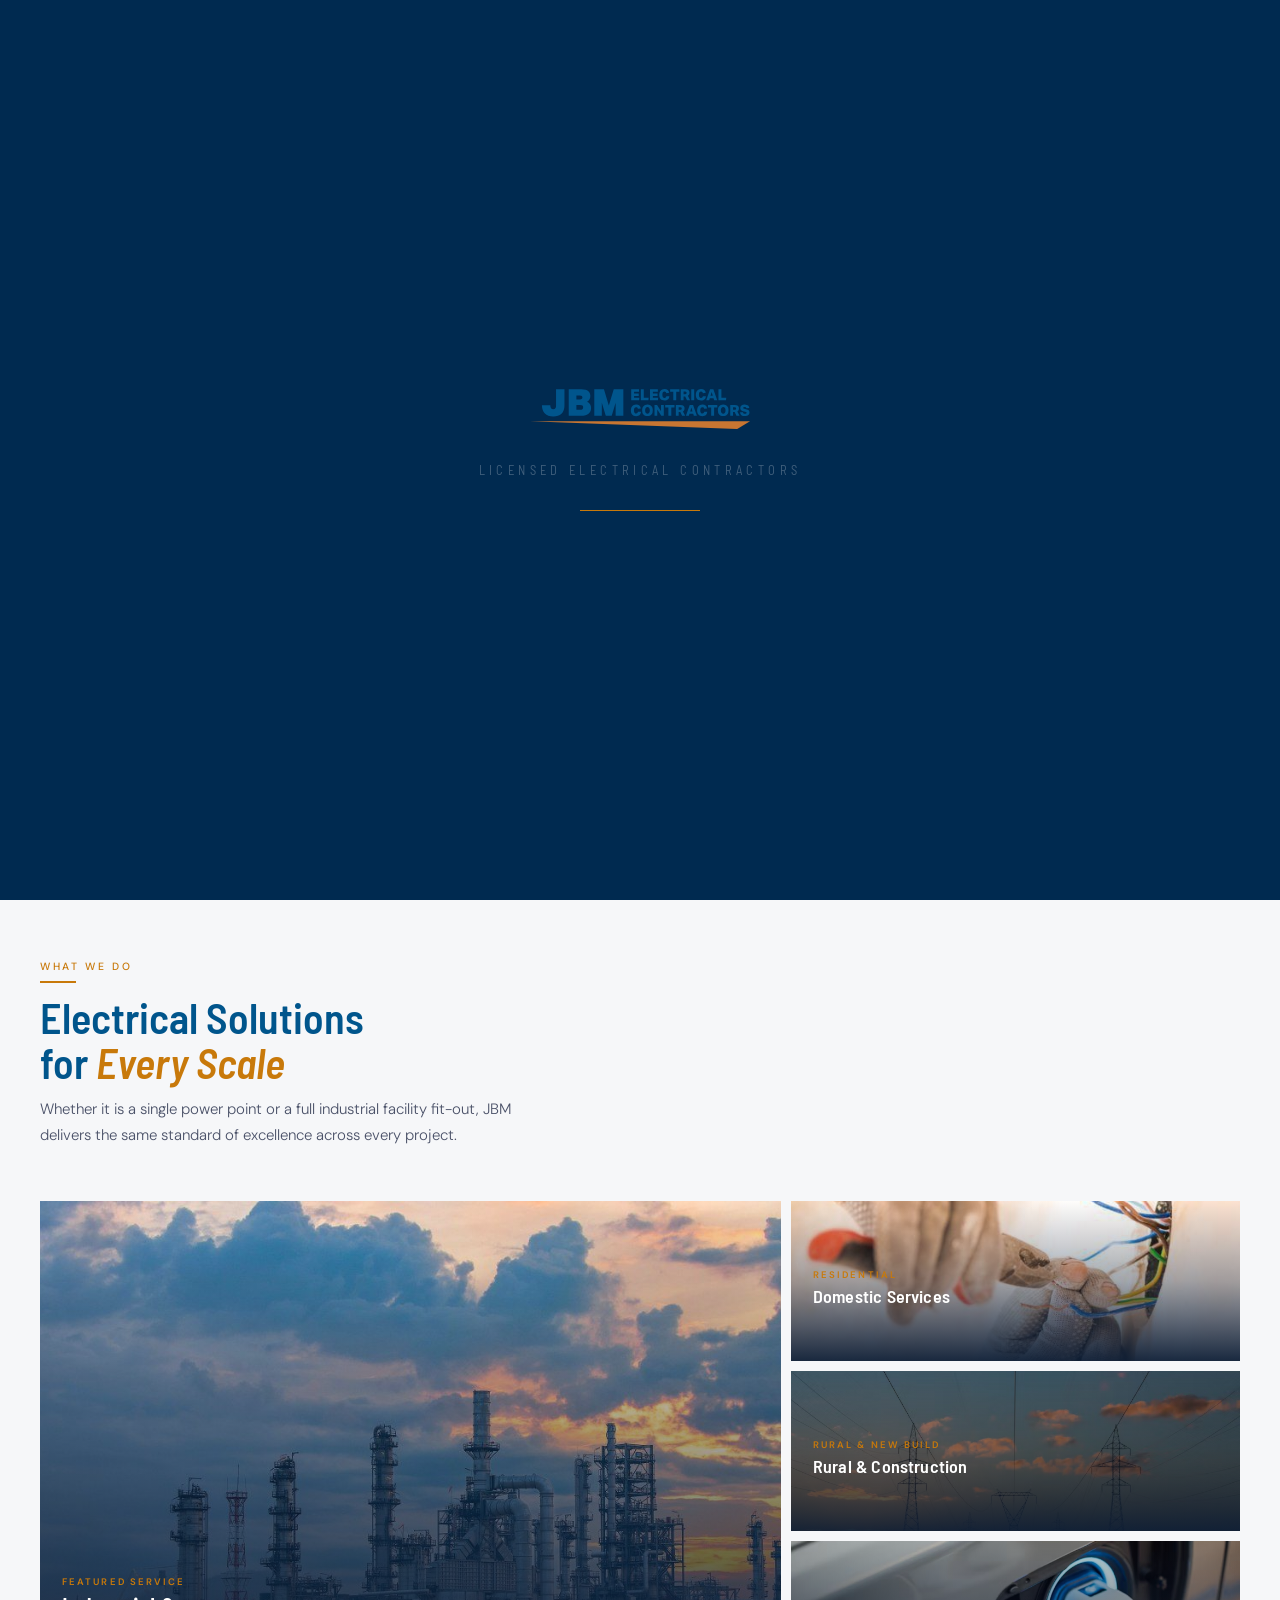
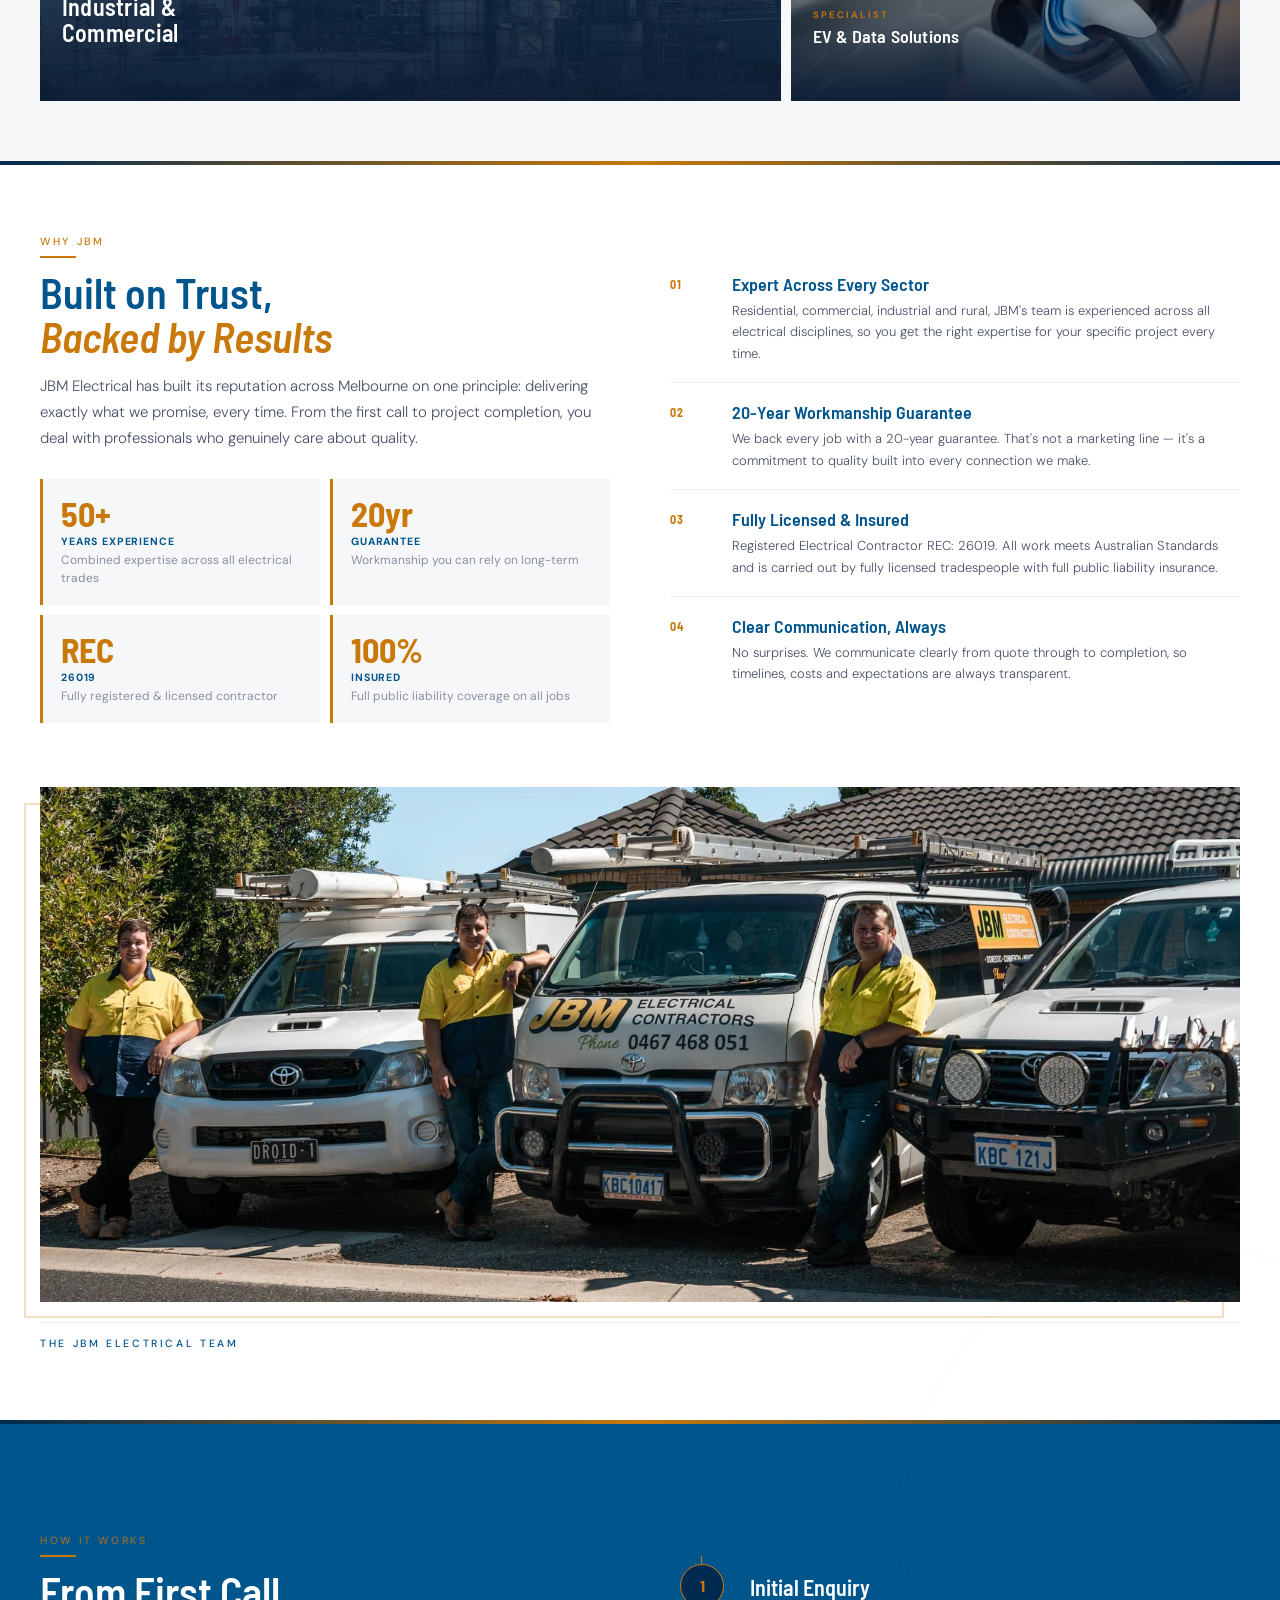
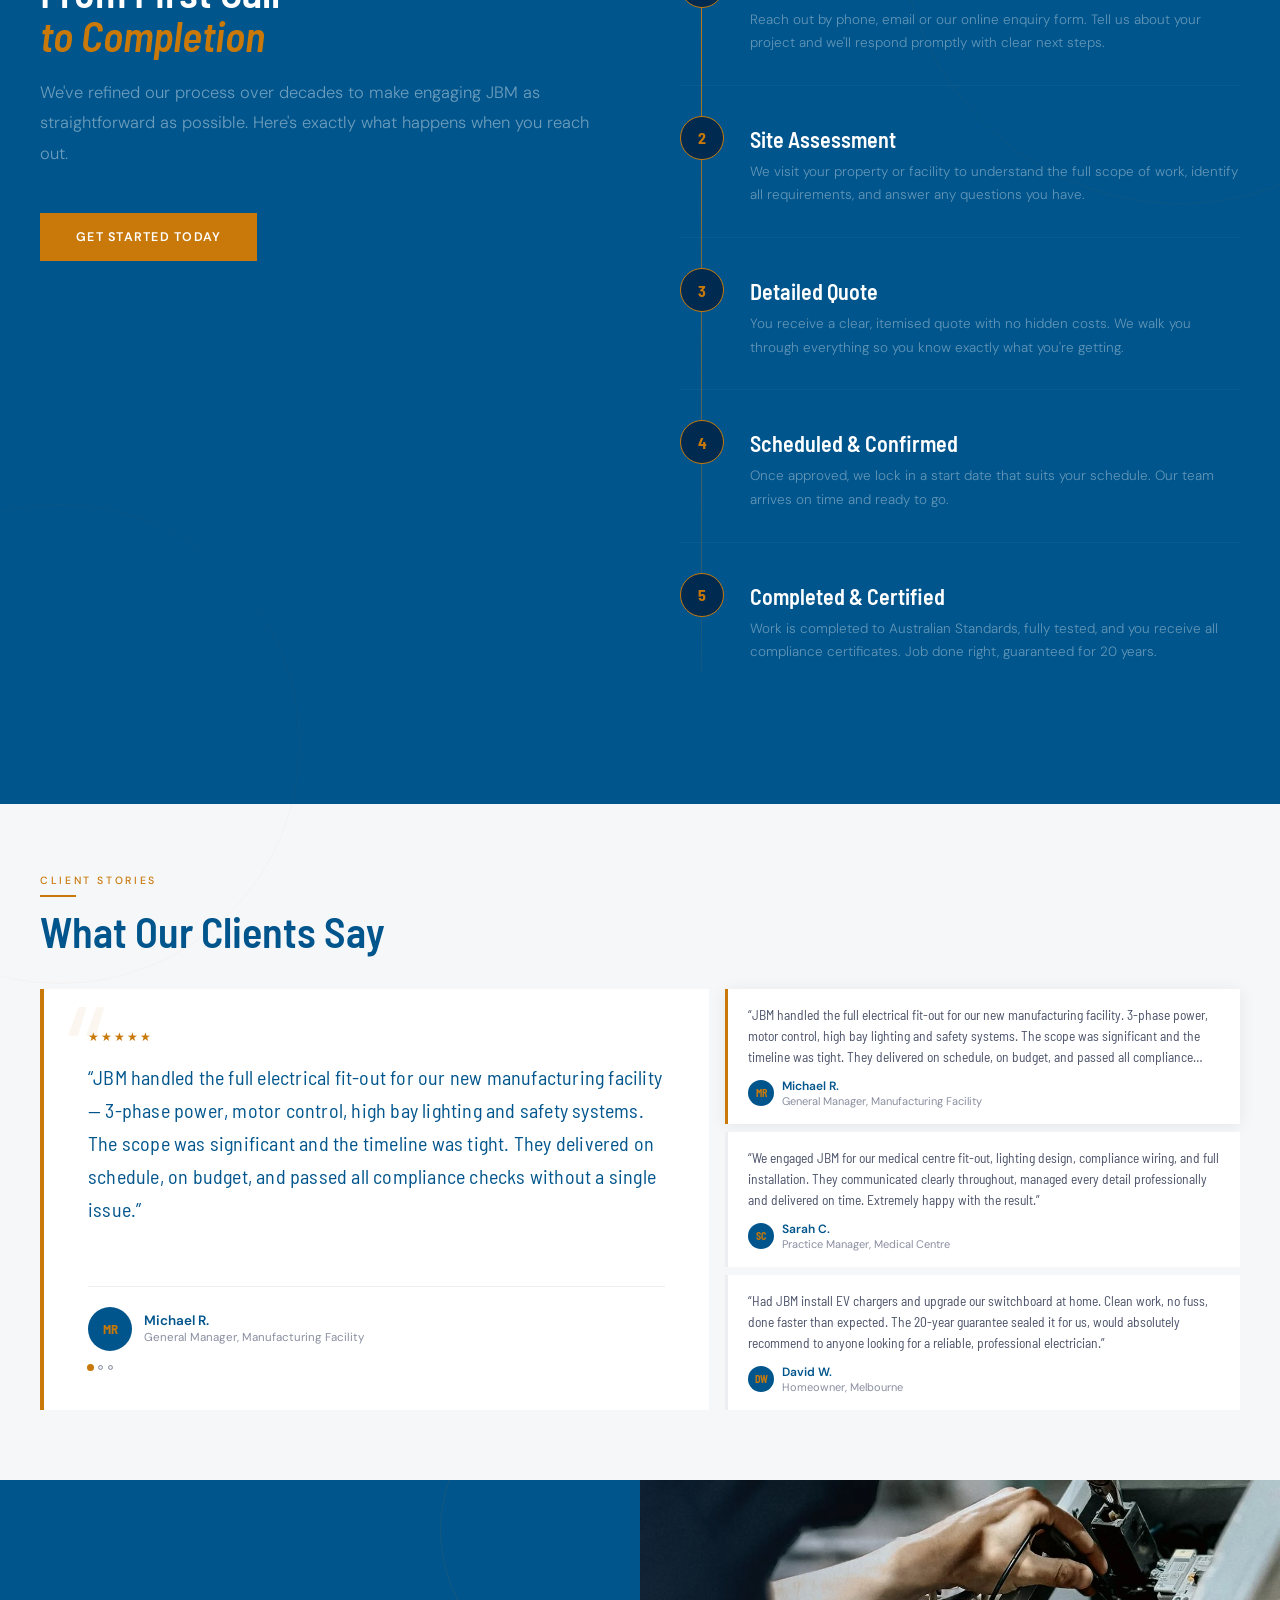
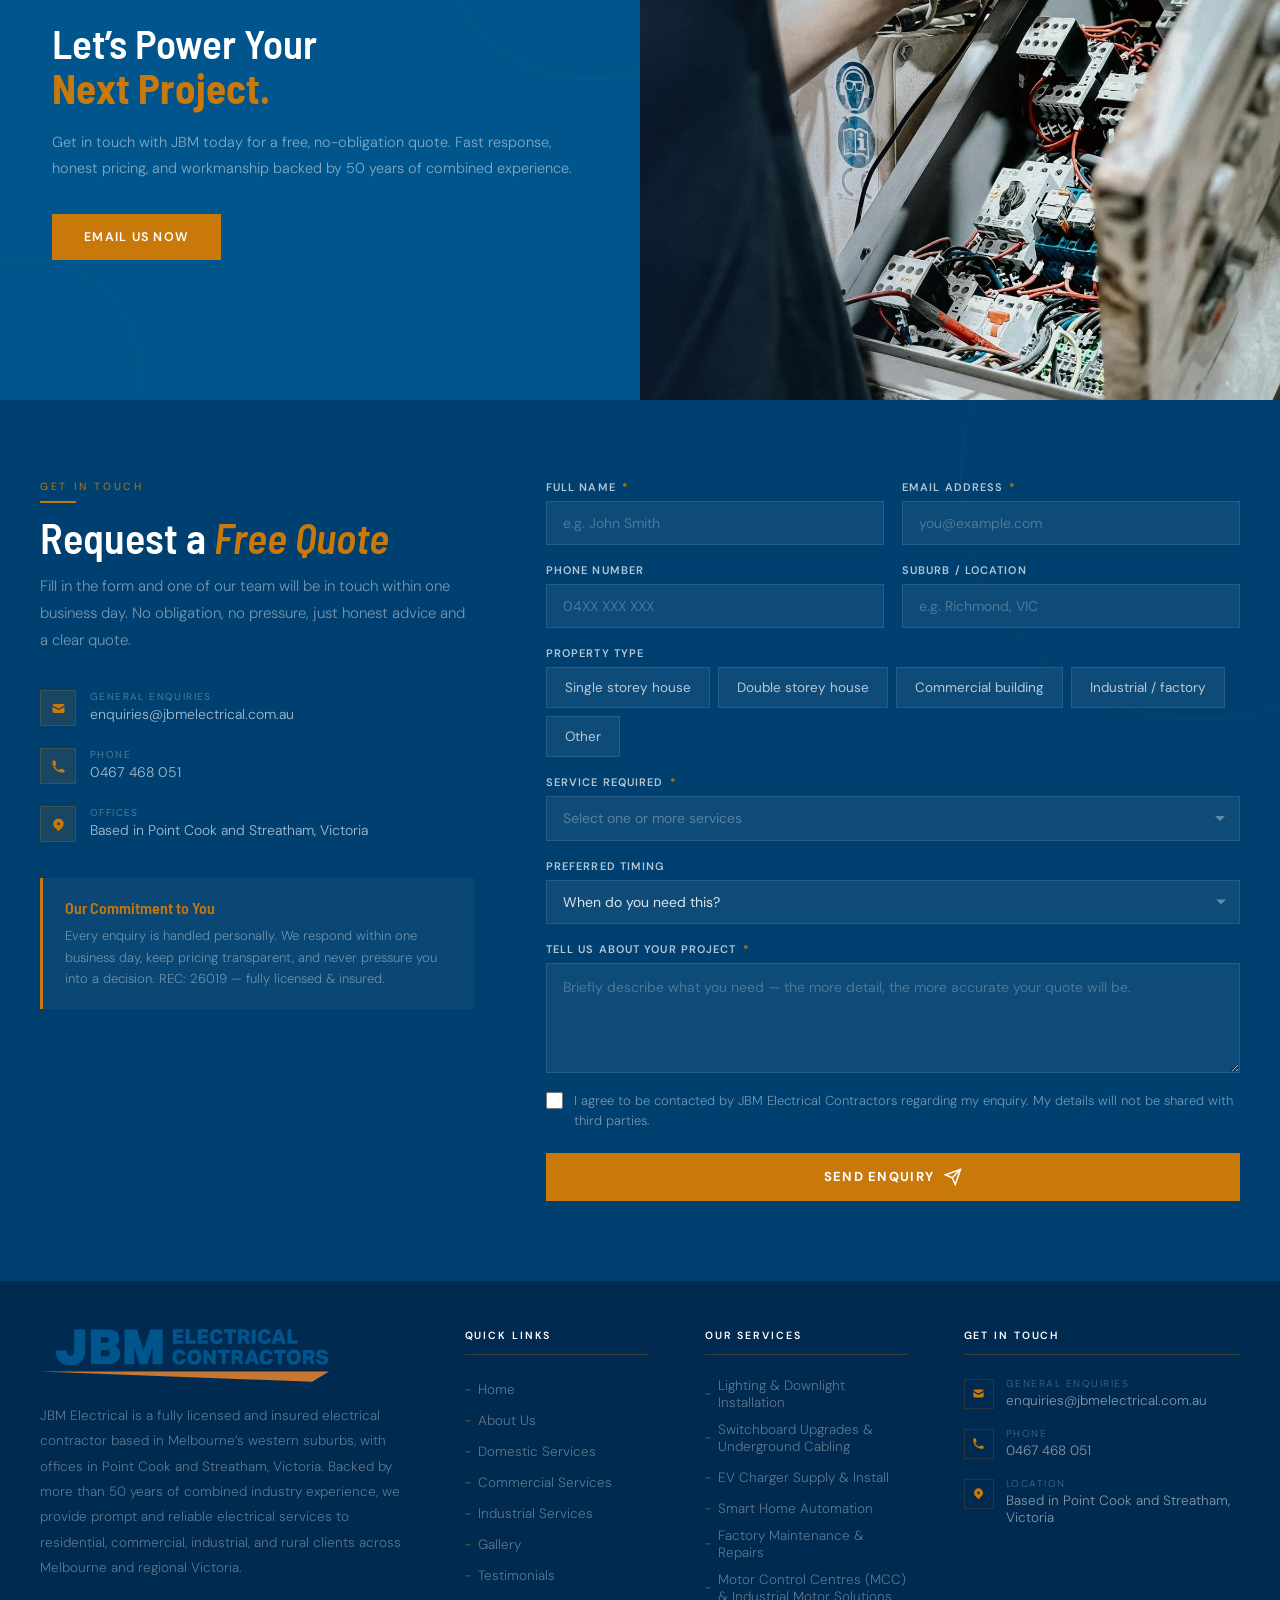
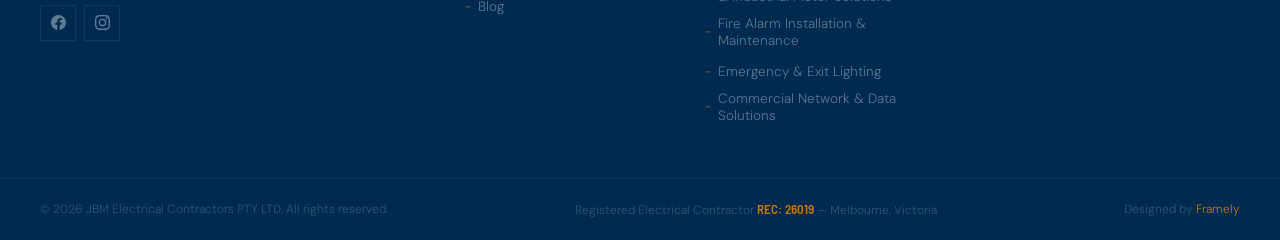
<file: index.html>
<!DOCTYPE html>
<html lang="en">
<head>
    <meta charset="UTF-8">
    <meta name="viewport" content="width=device-width, initial-scale=1.0">
    <title>JBM Electrical Contractors | Melbourne, Victoria</title>
    <link rel="icon" type="image/x-icon" href="assets/icons/favicon.ico">

    <meta name="description" content="JBM Electrical Contractors , Licensed electricians serving Melbourne. Residential, commercial, industrial and rural electrical services.">
    <link rel="preconnect" href="https://fonts.googleapis.com">
    <link rel="preconnect" href="https://fonts.gstatic.com" crossorigin>
    <link href="https://fonts.googleapis.com/css2?family=Barlow+Semi+Condensed:wght@300;400;500;600;700&family=DM+Sans:ital,wght@0,300;0,400;0,500;0,600;1,300&display=swap" rel="stylesheet">
    <link rel="preload" href="assets/images/hero-shed.avif" as="image" type="image/avif">
    <link rel="stylesheet" href="css/styles.css">
</head>
<body>

<!-- ============================================================
     LOADING SCREEN
============================================================ -->
<div id="loader">    <img class="loader-logo" id="ll" src="assets/images/jbm-logo.svg" alt="JBM Electrical Contractors">    <div class="loader-tagline" id="lt">Licensed Electrical Contractors</div>
    <div class="loader-line-wrap"><div class="loader-line" id="lb"></div></div>
</div>

<!-- ============================================================
     TOP BAR
============================================================ -->
<!-- ============================================================
     HEADER & NAVIGATION
============================================================ -->
<header id="header">
    <div class="header-wrap">
        <a href="index.html" class="logo">
            <img id="logo-src" class="logo-color" src="assets/images/jbm-logo.svg" alt="JBM Electrical Contractors">
        </a>
        <nav>
            <div class="nav-item"><a href="index.html" class="nav-link">Home</a></div>
            <div class="nav-item"><a href="about.html" class="nav-link">About</a></div>
            <div class="nav-item">
                <a href="domestic.html" class="nav-link">Domestic <svg class="chevron" viewBox="0 0 10 6"><path d="M1 1l4 4 4-4"/></svg></a>
                <div class="dropdown">
                    <a href="domestic.html#power-points-switches" class="dd-link">Power Points &amp; Switches</a>
                    <a href="domestic.html#lighting-downlights" class="dd-link">Lighting &amp; Downlight Installation</a>
                    <a href="domestic.html#ceiling-exhaust-fans" class="dd-link">Ceiling &amp; Exhaust Fans</a>
                    <a href="domestic.html#stove-oven-cooktop" class="dd-link">Stove, Oven &amp; Cooktop Installations</a>
                    <a href="domestic.html#air-conditioning" class="dd-link">Air Conditioning</a>
                    <a href="domestic.html#rangehood-installations" class="dd-link">Rangehood Installation &amp; Electrical Connection</a>
                    <a href="domestic.html#smart-home-automation" class="dd-link">Smart Home Automation</a>
                    <a href="domestic.html#electrical-heating" class="dd-link">Electrical Heating Installation</a>
                    <a href="domestic.html#tv-wall-mounting" class="dd-link">TV &amp; Wall Mounting</a>
                    <a href="domestic.html#data-tv-points" class="dd-link">Data &amp; TV Point Installation</a>
                    <a href="domestic.html#ev-charger" class="dd-link">EV Charger Supply &amp; Install</a>
                    <a href="domestic.html#switchboard-upgrades" class="dd-link">Switchboard Upgrades &amp; Underground Cabling</a>
                    <a href="domestic.html#safety-switches" class="dd-link">Safety Switch (RCD) Installation &amp; Testing</a>
                    <a href="domestic.html#appliance-repairs" class="dd-link">Appliance Repairs &amp; Electrical Fault Finding</a>
                    <a href="domestic.html#tenancy-safety-checks" class="dd-link">Residential Tenancy Safety Checks</a>
                </div>
            </div>
            <div class="nav-item">
                <a href="commercial.html" class="nav-link">Commercial <svg class="chevron" viewBox="0 0 10 6"><path d="M1 1l4 4 4-4"/></svg></a>
                <div class="dropdown">
                    <a href="commercial.html#shop-fitouts" class="dd-link">Commercial Shop Fit-outs</a>
                    <a href="commercial.html#tenant-improvements" class="dd-link">Commercial Tenant Improvement Works</a>
                    <a href="commercial.html#medical-dental" class="dd-link">Medical &amp; Dental Centre Electrical Services</a>
                    <a href="commercial.html#bakeries-hospitality" class="dd-link">Bakeries &amp; Hospitality Electrical Services</a>
                    <a href="commercial.html#shopping-centre-maintenance" class="dd-link">Shopping Centre Electrical Maintenance</a>
                    <a href="commercial.html#lighting-installations" class="dd-link">Commercial Lighting Installation &amp; Upgrades</a>
                    <a href="commercial.html#new-construction-wiring" class="dd-link">New Commercial Construction Wiring</a>
                    <a href="commercial.html#emergency-exit-lighting" class="dd-link">Emergency &amp; Exit Lighting</a>
                    <a href="commercial.html#ev-charger" class="dd-link">EV Charger Supply &amp; Install</a>
                    <a href="commercial.html#fire-alarm" class="dd-link">Fire Alarm Installation &amp; Maintenance</a>
                    <a href="commercial.html#network-data" class="dd-link">Commercial Network &amp; Data Solutions</a>
                    <a href="commercial.html#lighting-design-energy" class="dd-link">Lighting Design &amp; Energy Efficient Upgrades</a>
                    <a href="commercial.html#fault-finding" class="dd-link">Commercial Electrical Fault Finding &amp; Repairs</a>
                    <a href="commercial.html#testing-compliance" class="dd-link">Electrical Testing &amp; Compliance</a>
                </div>
            </div>
            <div class="nav-item">
                <a href="industrial.html" class="nav-link">Industrial <svg class="chevron" viewBox="0 0 10 6"><path d="M1 1l4 4 4-4"/></svg></a>
                <div class="dropdown">
                    <a href="industrial.html#factory-maintenance" class="dd-link">Factory Maintenance &amp; Repairs</a>
                    <a href="industrial.html#crane-pump-maintenance" class="dd-link">Crane &amp; Pump Electrical Maintenance</a>
                    <a href="industrial.html#motor-control-centres" class="dd-link">Motor Control Centres (MCC) &amp; Industrial Motor Solutions</a>
                    <a href="industrial.html#heavy-machinery-wiring" class="dd-link">Heavy Machinery Wiring &amp; Electrical Connections</a>
                    <a href="industrial.html#cable-ladder" class="dd-link">Cable Tray, Ladder &amp; Industrial Cable Installations</a>
                    <a href="industrial.html#high-bay-lighting" class="dd-link">High Bay Lighting Installation &amp; Upgrades</a>
                    <a href="industrial.html#3-phase-power" class="dd-link">3 Phase Power Installations</a>
                    <a href="industrial.html#new-machinery-cabling" class="dd-link">New Machinery Cabling &amp; Electrical Connections</a>
                    <a href="industrial.html#shed-office-power" class="dd-link">Shed &amp; Office Power Installations</a>
                    <a href="industrial.html#fault-finding" class="dd-link">Industrial Electrical Fault Finding &amp; Repairs</a>
                    <a href="industrial.html#power-upgrades" class="dd-link">Power Upgrades &amp; Electricity Distributor Liaison</a>
                    <a href="industrial.html#lighting-design-energy" class="dd-link">Industrial Lighting Design &amp; Energy Efficient Upgrades</a>
                </div>
            </div>
            <div class="nav-item"><a href="gallery.html" class="nav-link">Gallery</a></div>
            <div class="nav-item"><a href="#testimonials" class="nav-link">Testimonials</a></div>
            <div class="nav-item"><a href="blog.html" class="nav-link">Blog</a></div>
        </nav>
        <a href="#enquiry" class="h-cta">Call Now</a>
        <div class="ham" id="ham" onclick="toggleNav()"><span></span><span></span><span></span></div>
    </div>
</header>

<!-- ============================================================
     MOBILE NAVIGATION
============================================================ -->
<div id="mob-nav">
    <button class="mob-close" onclick="toggleNav()">&#215;</button>
    <a href="index.html" class="mob-link">Home</a>
    <a href="about.html" class="mob-link">About</a>
    <a href="domestic.html" class="mob-link">Domestic Services</a>
    <a href="commercial.html" class="mob-link">Commercial Services</a>
    <a href="industrial.html" class="mob-link">Industrial Services</a>
    <a href="gallery.html" class="mob-link">Gallery</a>
    <a href="#testimonials" class="mob-link">Testimonials</a>
    <a href="blog.html" class="mob-link">Blog</a>
</div>

<!-- ============================================================
     HERO SECTION
============================================================ -->
<section id="hero">
    <div class="hero-bg"></div>
    <div class="hero-overlay"></div>
    <div class="hero-grain"></div>
    <div class="hero-inner">
        <div class="hero-eyebrow">Melbourne, Victoria &mdash; REC: 26019</div>
        <h1 class="hero-title">
            Precision Power
            <strong>Delivered.</strong>
        </h1>
        <p class="hero-desc">From residential homes to large-scale industrial facilities, JBM Electrical Contractors brings 50 combined years of expertise, craftsmanship, and guaranteed workmanship to every project across Melbourne’s Western suburbs and Regional country towns.</p>
        <div class="hero-btns">
            <a href="#cta" class="btn-primary">Request a Quote</a>
            <a href="#services" class="btn-secondary">Explore Services</a>
        </div>
    </div>
    <div class="hero-ribbon">
        <div class="hero-ribbon-inner">
            <div class="h-stat">
                <div class="h-stat-num">50<sup>+</sup></div>
                <div class="h-stat-lbl">Years Combined Experience</div>
            </div>
            <div class="h-stat">
                <div class="h-stat-num">20</div>
                <div class="h-stat-lbl">Year Workmanship Guarantee</div>
            </div>
            <div class="h-stat">
                <div class="h-stat-num">100<sup>%</sup></div>
                <div class="h-stat-lbl">Licensed &amp; Fully Insured</div>
            </div>
        </div>
    </div>
</section>

<!-- ============================================================
     SERVICES SECTION
============================================================ -->
<section id="services">
    <div class="sec-inner">
        <div class="svc-intro fade-up">
            <div class="sec-eyebrow">What We Do</div>
            <div class="amber-rule"></div>
            <h2 class="sec-title">Electrical Solutions<br>for <em>Every Scale</em></h2>
            <p class="sec-sub" style="margin-bottom:0">Whether it is a single power point or a full industrial facility fit-out, JBM delivers the same standard of excellence across every project.</p>
        </div>
        <div style="margin-top:52px">
        <div class="svc-grid fade-up">
            <div class="svc-card svc-featured" data-card="industrial-commercial">
        <img class="svc-card-img" src="assets/images/industrial.jpg" alt="Industrial Electrical" onerror="this.style.background='#00558C'">
                <div class="svc-card-overlay"></div>
                <div class="svc-card-body">
                    <span class="svc-tag">Featured Service</span>
                    <div class="svc-name">Industrial &amp;<br>Commercial</div>
                    <p class="svc-desc">Full electrical for factories, warehouses, commercial fit-outs, motor control, 3-phase power and large-scale infrastructure.</p>
                    <div class="svc-arrow">Explore <svg viewBox="0 0 24 24"><path d="M5 12h14M12 5l7 7-7 7"/></svg></div>
                </div>
            </div>
            <div class="svc-card svc-small" data-card="domestic">
        <img class="svc-card-img" src="assets/images/domestic.jpg" alt="Domestic Electrical" onerror="this.style.background='#00558C'">
                <div class="svc-card-overlay"></div>
                <div class="svc-card-body">
                    <span class="svc-tag">Residential</span>
                    <div class="svc-name">Domestic Services</div>
                    <p class="svc-desc">Lighting, switchboards, EV charging, smart home and safety switches.</p>
                    <div class="svc-arrow">Explore <svg viewBox="0 0 24 24"><path d="M5 12h14M12 5l7 7-7 7"/></svg></div>
                </div>
            </div>
            <div class="svc-card svc-small" data-card="rural-construction">
        <img class="svc-card-img" src="assets/images/rural-construction.avif" alt="Rural Electrical" onerror="this.style.background='#00558C'">
                <div class="svc-card-overlay"></div>
                <div class="svc-card-body">
                    <span class="svc-tag">Rural &amp; New Build</span>
                    <div class="svc-name">Rural &amp; Construction</div>
                    <p class="svc-desc">New construction wiring, rural properties, fire alarm systems.</p>
                    <div class="svc-arrow">Explore <svg viewBox="0 0 24 24"><path d="M5 12h14M12 5l7 7-7 7"/></svg></div>
                </div>
            </div>
            <div class="svc-card svc-small" data-card="ev-data">
        <img class="svc-card-img" src="assets/images/ev-data.avif" alt="EV Charging" onerror="this.style.background='#00558C'">
                <div class="svc-card-overlay"></div>
                <div class="svc-card-body">
                    <span class="svc-tag">Specialist</span>
                    <div class="svc-name">EV &amp; Data Solutions</div>
                    <p class="svc-desc">EV charger install, data networks, emergency lighting systems.</p>
                    <div class="svc-arrow">Explore <svg viewBox="0 0 24 24"><path d="M5 12h14M12 5l7 7-7 7"/></svg></div>
                </div>
            </div>
        </div>

        </div>
    </div>
</section>

<div class="section-divider"></div>

<!-- ============================================================
     WHY CHOOSE JBM
============================================================ -->
<section id="why">
    <div class="sec-inner">
        <div class="why-grid">
            <div class="why-left fade-up">
                <div class="sec-eyebrow">Why JBM</div>
                <div class="amber-rule"></div>
                <h2 class="sec-title">Built on Trust,<br><em>Backed by Results</em></h2>
                <p class="why-sec-sub">JBM Electrical has built its reputation across Melbourne on one principle: delivering exactly what we promise, every time. From the first call to project completion, you deal with professionals who genuinely care about quality.</p>
                <div class="cred-grid">
                    <div class="cred-item">
                        <span class="cred-num">50+</span>
                        <div class="cred-label">Years Experience</div>
                        <div class="cred-desc">Combined expertise across all electrical trades</div>
                    </div>
                    <div class="cred-item">
                        <span class="cred-num">20yr</span>
                        <div class="cred-label">Guarantee</div>
                        <div class="cred-desc">Workmanship you can rely on long-term</div>
                    </div>
                    <div class="cred-item">
                        <span class="cred-num">REC</span>
                        <div class="cred-label">26019</div>
                        <div class="cred-desc">Fully registered &amp; licensed contractor</div>
                    </div>
                    <div class="cred-item">
                        <span class="cred-num">100%</span>
                        <div class="cred-label">Insured</div>
                        <div class="cred-desc">Full public liability coverage on all jobs</div>
                    </div>
                </div>
            </div>
            <div class="why-right fade-up">
                <div class="feat-list">
                    <div class="feat-item">
                        <div class="feat-num">01</div>
                        <div>
                            <div class="feat-body-title">Expert Across Every Sector</div>
                            <div class="feat-body-desc">Residential, commercial, industrial and rural, JBM's team is experienced across all electrical disciplines, so you get the right expertise for your specific project every time.</div>
                        </div>
                    </div>
                    <div class="feat-item">
                        <div class="feat-num">02</div>
                        <div>
                            <div class="feat-body-title">20-Year Workmanship Guarantee</div>
                            <div class="feat-body-desc">We back every job with a 20-year guarantee. That's not a marketing line &#8212; it's a commitment to quality built into every connection we make.</div>
                        </div>
                    </div>
                    <div class="feat-item">
                        <div class="feat-num">03</div>
                        <div>
                            <div class="feat-body-title">Fully Licensed &amp; Insured</div>
                            <div class="feat-body-desc">Registered Electrical Contractor REC: 26019. All work meets Australian Standards and is carried out by fully licensed tradespeople with full public liability insurance.</div>
                        </div>
                    </div>
                    <div class="feat-item">
                        <div class="feat-num">04</div>
                        <div>
                            <div class="feat-body-title">Clear Communication, Always</div>
                            <div class="feat-body-desc">No surprises. We communicate clearly from quote through to completion, so timelines, costs and expectations are always transparent.</div>
                        </div>
                    </div>
                </div>
            </div>
        </div>
        <!-- Team photo band -->
        <figure class="why-team fade-up">
            <div class="why-team-frame">
                <img class="why-team-img" src="assets/images/team-trust.avif" alt="The JBM Electrical team standing beside their work vehicles" width="2000" height="1334" loading="lazy">
            </div>
            <figcaption class="why-team-cap">The JBM Electrical team</figcaption>
        </figure>
    </div>
</section>

<div class="section-divider"></div>

<!-- ============================================================
     HOW IT WORKS — PROCESS TIMELINE
============================================================ -->
<section id="process">
    <div class="sec-inner">
        <div class="process-grid">
            <div class="process-left fade-up">
                <div class="sec-eyebrow" style="color:rgba(200,121,10,.75)">How It Works</div>
                <div class="amber-rule"></div>
                <h2 class="sec-title process-sec-title">From First Call<br><em>to Completion</em></h2>
                <p class="process-sec-sub">We've refined our process over decades to make engaging JBM as straightforward as possible. Here's exactly what happens when you reach out.</p>
                <div class="process-cta">
                    <a href="#cta" class="btn-primary">Get Started Today</a>
                </div>
            </div>
            <div class="timeline fade-up">
                <div class="t-step">
                    <div class="t-dot">1</div>
                    <div>
                        <div class="t-title">Initial Enquiry</div>
                        <div class="t-desc">Reach out by phone, email or our online enquiry form. Tell us about your project and we'll respond promptly with clear next steps.</div>
                    </div>
                </div>
                <div class="t-step">
                    <div class="t-dot">2</div>
                    <div>
                        <div class="t-title">Site Assessment</div>
                        <div class="t-desc">We visit your property or facility to understand the full scope of work, identify all requirements, and answer any questions you have.</div>
                    </div>
                </div>
                <div class="t-step">
                    <div class="t-dot">3</div>
                    <div>
                        <div class="t-title">Detailed Quote</div>
                        <div class="t-desc">You receive a clear, itemised quote with no hidden costs. We walk you through everything so you know exactly what you're getting.</div>
                    </div>
                </div>
                <div class="t-step">
                    <div class="t-dot">4</div>
                    <div>
                        <div class="t-title">Scheduled &amp; Confirmed</div>
                        <div class="t-desc">Once approved, we lock in a start date that suits your schedule. Our team arrives on time and ready to go.</div>
                    </div>
                </div>
                <div class="t-step">
                    <div class="t-dot">5</div>
                    <div>
                        <div class="t-title">Completed &amp; Certified</div>
                        <div class="t-desc">Work is completed to Australian Standards, fully tested, and you receive all compliance certificates. Job done right, guaranteed for 20 years.</div>
                    </div>
                </div>
            </div>
        </div>
    </div>
</section>

<!-- ============================================================
     TESTIMONIALS
============================================================ -->
<section id="testimonials">
    <div class="sec-inner">
        <div class="testi-header fade-up">
            <div class="sec-eyebrow">Client Stories</div>
            <div class="amber-rule"></div>
            <h2 class="sec-title">What Our Clients Say</h2>
        </div>
        <div class="testi-layout fade-up">
            <!-- LEFT: big featured panel -->
            <div class="testi-main" id="testi-main">
                <div>
                    <div class="stars"><span class="star">&#9733;</span><span class="star">&#9733;</span><span class="star">&#9733;</span><span class="star">&#9733;</span><span class="star">&#9733;</span></div>
                    <p class="testi-big-quote" id="testi-big-quote">&#8220;JBM handled the full electrical fit-out for our new manufacturing facility &#8212; 3-phase power, motor control, high bay lighting and safety systems. The scope was significant and the timeline was tight. They delivered on schedule, on budget, and passed all compliance checks without a single issue.&#8221;</p>
                </div>
                <div class="testi-main-footer">
                    <div class="testi-main-author" id="testi-main-author">
                        <div class="t-avatar" id="testi-avatar">MR</div>
                        <div>
                            <div class="t-name" id="testi-name">Michael R.</div>
                            <div class="t-role" id="testi-role">General Manager, Manufacturing Facility</div>
                        </div>
                    </div>
                    <div class="testi-dots" id="testi-dots"></div>
                </div>
            </div>
            <!-- RIGHT: 3 mini cards -->
            <div class="testi-stack" id="testi-stack"></div>
        </div>
    </div>
</section>

<!-- ============================================================
     CTA — SPLIT SCREEN
============================================================ -->
<section id="cta">
    <div class="cta-left">
        <h2 class="cta-title">
            Let&#8217;s Power Your
            <strong>Next Project.</strong>
        </h2>
        <p class="cta-sub">Get in touch with JBM today for a free, no-obligation quote. Fast response, honest pricing, and workmanship backed by 50 years of combined experience.</p>
        <div class="cta-btns">
            <a href="#enquiry" class="btn-amber">Email Us Now</a>
        </div>
    </div>
    <div class="cta-right">
        <img class="cta-img" src="assets/images/cta-bg.webp" alt="JBM Electrical team at work" loading="lazy" onerror="this.style.display='none'">
        <div class="cta-img-overlay"></div>
    </div>
</section>

<!-- ============================================================
     ENQUIRY FORM
============================================================ -->
<section id="enquiry">
    <div class="sec-inner">
        <div class="enquiry-grid">

            <!-- LEFT INFO PANEL -->
            <div class="enquiry-info fade-up">
                <div class="sec-eyebrow" style="color:rgba(200,121,10,.8)">Get In Touch</div>
                <div class="amber-rule"></div>
                <h2 class="sec-title">Request a <em>Free Quote</em></h2>
                <p class="enquiry-tagline">Fill in the form and one of our team will be in touch within one business day. No obligation, no pressure, just honest advice and a clear quote.</p>
                <div class="enquiry-contact-item">
                    <div class="enquiry-ico"><svg viewBox="0 0 20 20"><path d="M2.003 5.884L10 9.882l7.997-3.998A2 2 0 0016 4H4a2 2 0 00-1.997 1.884z"/><path d="M18 8.118l-8 4-8-4V14a2 2 0 002 2h12a2 2 0 002-2V8.118z"/></svg></div>
                    <div>
                        <div class="enquiry-contact-lbl">General Enquiries</div>
                        <div class="enquiry-contact-val"><a href="mailto:enquiries@jbmelectrical.com.au">enquiries@jbmelectrical.com.au</a></div>
                    </div>
                </div>
                <div class="enquiry-contact-item">
                    <div class="enquiry-ico"><svg viewBox="0 0 20 20"><path d="M2 3a1 1 0 011-1h2.153a1 1 0 01.986.836l.74 4.435a1 1 0 01-.54 1.06l-1.548.773a11.037 11.037 0 006.105 6.105l.774-1.548a1 1 0 011.059-.54l4.435.74a1 1 0 01.836.986V17a1 1 0 01-1 1h-2C7.82 18 2 12.18 2 5V3z"/></svg></div>
                    <div>
                        <div class="enquiry-contact-lbl">Phone</div>
                        <div class="enquiry-contact-val"><a href="tel:0467468051">0467 468 051</a></div>
                    </div>
                </div>
                <div class="enquiry-contact-item">
                    <div class="enquiry-ico"><svg viewBox="0 0 20 20"><path fill-rule="evenodd" d="M5.05 4.05a7 7 0 119.9 9.9L10 18.9l-4.95-4.95a7 7 0 010-9.9zM10 11a2 2 0 100-4 2 2 0 000 4z" clip-rule="evenodd"/></svg></div>
                    <div>
                        <div class="enquiry-contact-lbl">Offices</div>
                        <div class="enquiry-contact-val">Based in Point Cook and Streatham, Victoria</div>
                    </div>
                </div>
                <div class="enquiry-promise">
                    <div class="enquiry-promise-title">Our Commitment to You</div>
                    <div class="enquiry-promise-text">Every enquiry is handled personally. We respond within one business day, keep pricing transparent, and never pressure you into a decision. REC: 26019 &mdash; fully licensed &amp; insured.</div>
                </div>
            </div>

            <!-- RIGHT FORM PANEL -->
            <div class="enquiry-form-wrap fade-up">
                <!-- Success state (hidden by default) -->
                <div class="form-success" id="form-success">
                    <div class="success-icon">
                        <svg viewBox="0 0 24 24"><polyline points="20 6 9 17 4 12"/></svg>
                    </div>
                    <div class="success-title">Enquiry Sent!</div>
                    <p class="success-msg">Thank you for reaching out to JBM Electrical Contractors.<br>We&#8217;ll be in touch within one business day.</p>
                </div>

                <!-- The form -->
                <form id="enquiry-form" novalidate>
                    <div class="form-row">
                        <div class="form-group">
                            <label class="form-label" for="f-name">Full Name <span>*</span></label>
                            <input class="form-input" type="text" id="f-name" placeholder="e.g. John Smith" autocomplete="name">
                            <div class="form-error" id="err-name">Please enter your name.</div>
                        </div>
                        <div class="form-group">
                            <label class="form-label" for="f-email">Email Address <span>*</span></label>
                            <input class="form-input" type="email" id="f-email" placeholder="you@example.com" autocomplete="email">
                            <div class="form-error" id="err-email">Please enter a valid email.</div>
                        </div>
                    </div>

                    <div class="form-row">
                        <div class="form-group">
                            <label class="form-label" for="f-phone">Phone Number</label>
                            <input class="form-input" type="tel" id="f-phone" placeholder="04XX XXX XXX" autocomplete="tel">
                        </div>
                        <div class="form-group">
                            <label class="form-label" for="f-suburb">Suburb / Location</label>
                            <input class="form-input" type="text" id="f-suburb" placeholder="e.g. Richmond, VIC">
                        </div>
                    </div>

                    <div class="form-group">
                        <div class="form-label" id="lbl-property">Property Type</div>
                        <div class="ptype-group" role="radiogroup" aria-labelledby="lbl-property">
                            <label class="ptype-opt"><input type="radio" name="property_type" value="Single storey house"><span>Single storey house</span></label>
                            <label class="ptype-opt"><input type="radio" name="property_type" value="Double storey house"><span>Double storey house</span></label>
                            <label class="ptype-opt"><input type="radio" name="property_type" value="Commercial building"><span>Commercial building</span></label>
                            <label class="ptype-opt"><input type="radio" name="property_type" value="Industrial / factory"><span>Industrial / factory</span></label>
                            <label class="ptype-opt"><input type="radio" name="property_type" value="Other"><span>Other</span></label>
                        </div>
                    </div>

                    <div class="form-group">
                        <div class="form-label" id="lbl-service">Service Required <span>*</span></div>
                        <div class="ms" id="f-service">
                            <div class="ms-field" id="ms-field">
                                <div class="ms-tags" id="ms-tags"></div>
                                <button type="button" class="ms-toggle" id="ms-toggle" aria-haspopup="true" aria-expanded="false" aria-controls="ms-panel" aria-labelledby="lbl-service">
                                    <svg viewBox="0 0 10 5" aria-hidden="true"><path d="M0 0h10L5 5z"/></svg>
                                </button>
                            </div>
                            <div class="ms-panel" id="ms-panel" role="group" aria-labelledby="lbl-service">
                                <div class="ms-list">
                                    <div class="ms-group">
                                        <div class="ms-group-label">Domestic</div>
                                        <label class="ms-opt"><input type="checkbox" value="Power Points &amp; Switches"><span>Power Points &amp; Switches</span></label>
                                        <label class="ms-opt"><input type="checkbox" value="Lighting &amp; Downlights"><span>Lighting &amp; Downlights</span></label>
                                        <label class="ms-opt"><input type="checkbox" value="Fans &amp; Air Conditioning"><span>Fans &amp; Air Conditioning</span></label>
                                        <label class="ms-opt"><input type="checkbox" value="Smart Home Automation"><span>Smart Home Automation</span></label>
                                        <label class="ms-opt"><input type="checkbox" value="EV Charger Supply &amp; Install"><span>EV Charger Supply &amp; Install</span></label>
                                        <label class="ms-opt"><input type="checkbox" value="Switchboard Upgrade"><span>Switchboard Upgrade</span></label>
                                        <label class="ms-opt"><input type="checkbox" value="Safety Switches"><span>Safety Switches</span></label>
                                        <label class="ms-opt"><input type="checkbox" value="Data &amp; TV Points"><span>Data &amp; TV Points</span></label>
                                    </div>
                                    <div class="ms-group">
                                        <div class="ms-group-label">Commercial</div>
                                        <label class="ms-opt"><input type="checkbox" value="Shop Fit-out"><span>Shop Fit-out</span></label>
                                        <label class="ms-opt"><input type="checkbox" value="Medical &amp; Dental Centre"><span>Medical &amp; Dental Centre</span></label>
                                        <label class="ms-opt"><input type="checkbox" value="Shopping Centre Maintenance"><span>Shopping Centre Maintenance</span></label>
                                        <label class="ms-opt"><input type="checkbox" value="Commercial Lighting"><span>Commercial Lighting</span></label>
                                        <label class="ms-opt"><input type="checkbox" value="Bakery &amp; Hospitality"><span>Bakery &amp; Hospitality</span></label>
                                        <label class="ms-opt"><input type="checkbox" value="New Construction Wiring"><span>New Construction Wiring (Commercial)</span></label>
                                        <label class="ms-opt"><input type="checkbox" value="Fault Finding &amp; Repairs"><span>Fault Finding &amp; Repairs</span></label>
                                    </div>
                                    <div class="ms-group">
                                        <div class="ms-group-label">Industrial</div>
                                        <label class="ms-opt"><input type="checkbox" value="Factory Maintenance &amp; Repairs"><span>Factory Maintenance &amp; Repairs</span></label>
                                        <label class="ms-opt"><input type="checkbox" value="Motor Control Centers"><span>Motor Control Centers</span></label>
                                        <label class="ms-opt"><input type="checkbox" value="Crane &amp; Pump Maintenance"><span>Crane &amp; Pump Maintenance</span></label>
                                        <label class="ms-opt"><input type="checkbox" value="High Bay Lighting"><span>High Bay Lighting</span></label>
                                        <label class="ms-opt"><input type="checkbox" value="3 Phase Power"><span>3 Phase Power Installations</span></label>
                                        <label class="ms-opt"><input type="checkbox" value="Cable &amp; Ladder Installations"><span>Cable &amp; Ladder Installations</span></label>
                                        <label class="ms-opt"><input type="checkbox" value="Heavy Machinery Wiring"><span>Heavy Machinery Wiring</span></label>
                                    </div>
                                    <div class="ms-group">
                                        <div class="ms-group-label">Other</div>
                                        <label class="ms-opt"><input type="checkbox" value="Rural Electrical"><span>Rural Electrical</span></label>
                                        <label class="ms-opt"><input type="checkbox" value="Fire Alarm Systems"><span>Fire Alarm Systems</span></label>
                                        <label class="ms-opt"><input type="checkbox" value="Emergency Lighting"><span>Emergency Lighting</span></label>
                                        <label class="ms-opt"><input type="checkbox" value="Data &amp; Network Solutions"><span>Data &amp; Network Solutions</span></label>
                                        <label class="ms-opt"><input type="checkbox" value="Other / Not Sure"><span>Other / Not Sure</span></label>
                                    </div>
                                </div>
                                <div class="ms-foot">
                                    <button type="button" class="ms-clear" id="ms-clear">Clear all</button>
                                    <button type="button" class="ms-done" id="ms-done">Done</button>
                                </div>
                            </div>
                        </div>
                        <div class="form-error" id="err-service">Please select at least one service.</div>
                    </div>

                    <div class="form-group">
                        <label class="form-label" for="f-timing">Preferred Timing</label>
                        <div class="select-wrap">
                            <select class="form-select" id="f-timing">
                                <option value="" disabled selected>When do you need this?</option>
                                <option value="ASAP">As soon as possible</option>
                                <option value="Within 1 week">Within 1 week</option>
                                <option value="Within 1 month">Within 1 month</option>
                                <option value="Planning ahead">Planning ahead (1+ months)</option>
                                <option value="Just getting a quote">Just getting a quote</option>
                            </select>
                        </div>
                    </div>

                    <div class="form-group">
                        <label class="form-label" for="f-message">Tell Us About Your Project <span>*</span></label>
                        <textarea class="form-textarea" id="f-message" placeholder="Briefly describe what you need — the more detail, the more accurate your quote will be."></textarea>
                        <div class="form-error" id="err-message">Please describe your project.</div>
                    </div>

                    <label class="form-check">
                        <input type="checkbox" id="f-consent">
                        <span class="form-check-label">I agree to be contacted by JBM Electrical Contractors regarding my enquiry. My details will not be shared with third parties.</span>
                    </label>
                    <div class="form-error" id="err-consent" style="margin-top:-14px;margin-bottom:16px;">Please tick the box above to continue.</div>

                    <button type="submit" class="form-submit" id="form-btn">
                        Send Enquiry
                        <svg viewBox="0 0 24 24"><path d="M22 2L11 13"/><path d="M22 2L15 22 11 13 2 9l20-7z"/></svg>
                    </button>
                </form>
            </div>

        </div>
    </div>
</section>

<!-- ============================================================
     FOOTER
============================================================ -->
<footer id="contact">
    <div class="foot-inner">
        <div>            <img id="logo-footer" class="foot-logo" src="assets/images/jbm-logo.svg" alt="JBM Electrical Contractors">            <p class="foot-about">JBM Electrical is a fully licensed and insured electrical contractor based in Melbourne’s western suburbs, with offices in Point Cook and Streatham, Victoria. Backed by more than 50 years of combined industry experience, we provide prompt and reliable electrical services to residential, commercial, industrial, and rural clients across Melbourne and regional Victoria.</p>
            <div class="foot-social">
                <a href="https://facebook.com" target="_blank" class="soc-btn" title="Facebook">
                    <svg viewBox="0 0 24 24"><path d="M24 12.073c0-6.627-5.373-12-12-12s-12 5.373-12 12c0 5.99 4.388 10.954 10.125 11.854v-8.385H7.078v-3.47h3.047V9.43c0-3.007 1.792-4.669 4.533-4.669 1.312 0 2.686.235 2.686.235v2.953H15.83c-1.491 0-1.956.925-1.956 1.874v2.25h3.328l-.532 3.47h-2.796v8.385C19.612 23.027 24 18.062 24 12.073z"/></svg>
                </a>
                <a href="https://instagram.com" target="_blank" class="soc-btn" title="Instagram">
                    <svg viewBox="0 0 24 24"><path d="M12 2.163c3.204 0 3.584.012 4.85.07 3.252.148 4.771 1.691 4.919 4.919.058 1.265.069 1.645.069 4.849 0 3.205-.012 3.584-.069 4.849-.149 3.225-1.664 4.771-4.919 4.919-1.266.058-1.644.07-4.85.07-3.204 0-3.584-.012-4.849-.07-3.26-.149-4.771-1.699-4.919-4.92-.058-1.265-.07-1.644-.07-4.849 0-3.204.013-3.583.07-4.849.149-3.227 1.664-4.771 4.919-4.919 1.266-.057 1.645-.069 4.849-.069zm0-2.163c-3.259 0-3.667.014-4.947.072-4.358.2-6.78 2.618-6.98 6.98-.059 1.281-.073 1.689-.073 4.948 0 3.259.014 3.668.072 4.948.2 4.358 2.618 6.78 6.98 6.98 1.281.058 1.689.072 4.948.072 3.259 0 3.668-.014 4.948-.072 4.354-.2 6.782-2.618 6.979-6.98.059-1.28.073-1.689.073-4.948 0-3.259-.014-3.667-.072-4.947-.196-4.354-2.617-6.78-6.979-6.98-1.281-.059-1.69-.073-4.949-.073zm0 5.838c-3.403 0-6.162 2.759-6.162 6.162s2.759 6.163 6.162 6.163 6.162-2.759 6.162-6.163c0-3.403-2.759-6.162-6.162-6.162zm0 10.162c-2.209 0-4-1.79-4-4 0-2.209 1.791-4 4-4s4 1.791 4 4c0 2.21-1.791 4-4 4zm6.406-11.845c-.796 0-1.441.645-1.441 1.44s.645 1.44 1.441 1.44c.795 0 1.439-.645 1.439-1.44s-.644-1.44-1.439-1.44z"/></svg>
                </a>
            </div>
        </div>
        <div>
            <div class="foot-col-title">Quick Links</div>
            <ul class="foot-links">
                <li><a href="index.html">Home</a></li>
                <li><a href="about.html">About Us</a></li>
                <li><a href="domestic.html">Domestic Services</a></li>
                <li><a href="commercial.html">Commercial Services</a></li>
                <li><a href="industrial.html">Industrial Services</a></li>
                <li><a href="gallery.html">Gallery</a></li>
                <li><a href="#testimonials">Testimonials</a></li>
                <li><a href="blog.html">Blog</a></li>
            </ul>
        </div>
        <div>
            <div class="foot-col-title">Our Services</div>
            <ul class="foot-links">
                <li><a href="domestic.html#lighting-downlights">Lighting &amp; Downlight Installation</a></li>
                <li><a href="domestic.html#switchboard-upgrades">Switchboard Upgrades &amp; Underground Cabling</a></li>
                <li><a href="domestic.html#ev-charger">EV Charger Supply &amp; Install</a></li>
                <li><a href="domestic.html#smart-home-automation">Smart Home Automation</a></li>
                <li><a href="industrial.html#factory-maintenance">Factory Maintenance &amp; Repairs</a></li>
                <li><a href="industrial.html#motor-control-centres">Motor Control Centres (MCC) &amp; Industrial Motor Solutions</a></li>
                <li><a href="commercial.html#fire-alarm">Fire Alarm Installation &amp; Maintenance</a></li>
                <li><a href="commercial.html#emergency-exit-lighting">Emergency &amp; Exit Lighting</a></li>
                <li><a href="commercial.html#network-data">Commercial Network &amp; Data Solutions</a></li>
            </ul>
        </div>
        <div>
            <div class="foot-col-title">Get In Touch</div>
            <div class="foot-contact-row">
                <div class="foot-ico"><svg viewBox="0 0 20 20"><path d="M2.003 5.884L10 9.882l7.997-3.998A2 2 0 0016 4H4a2 2 0 00-1.997 1.884z"/><path d="M18 8.118l-8 4-8-4V14a2 2 0 002 2h12a2 2 0 002-2V8.118z"/></svg></div>
                <div>
                    <div class="foot-c-lbl">General Enquiries</div>
                    <div class="foot-c-val"><a href="mailto:enquiries@jbmelectrical.com.au">enquiries@jbmelectrical.com.au</a></div>
                </div>
            </div>
            <div class="foot-contact-row">
                <div class="foot-ico"><svg viewBox="0 0 20 20"><path d="M2 3a1 1 0 011-1h2.153a1 1 0 01.986.836l.74 4.435a1 1 0 01-.54 1.06l-1.548.773a11.037 11.037 0 006.105 6.105l.774-1.548a1 1 0 011.059-.54l4.435.74a1 1 0 01.836.986V17a1 1 0 01-1 1h-2C7.82 18 2 12.18 2 5V3z"/></svg></div>
                <div>
                    <div class="foot-c-lbl">Phone</div>
                    <div class="foot-c-val"><a href="tel:0467468051">0467 468 051</a></div>
                </div>
            </div>
            <div class="foot-contact-row">
                <div class="foot-ico"><svg viewBox="0 0 20 20"><path fill-rule="evenodd" d="M5.05 4.05a7 7 0 119.9 9.9L10 18.9l-4.95-4.95a7 7 0 010-9.9zM10 11a2 2 0 100-4 2 2 0 000 4z" clip-rule="evenodd"/></svg></div>
                <div>
                    <div class="foot-c-lbl">Location</div>
                    <div class="foot-c-val">Based in Point Cook and Streatham, Victoria</div>
                </div>
            </div>
        </div>
    </div>
    <div class="foot-bottom">
        <div class="foot-copy">&copy; 2026 JBM Electrical Contractors PTY LTD. All rights reserved.</div>
        <div class="foot-rec">Registered Electrical Contractor <span>REC: 26019</span> &mdash; Melbourne, Victoria</div>
        <div class="foot-copy"><span>Designed by <a href="https://framelywebdesigns.com" target="_blank" rel="noopener noreferrer" style="color:#C8790A;text-decoration:none;">Framely</a></span></div>
    </div>
</footer>

    <script src="js/scripts.js"></script>

</body>
</html>
</file>
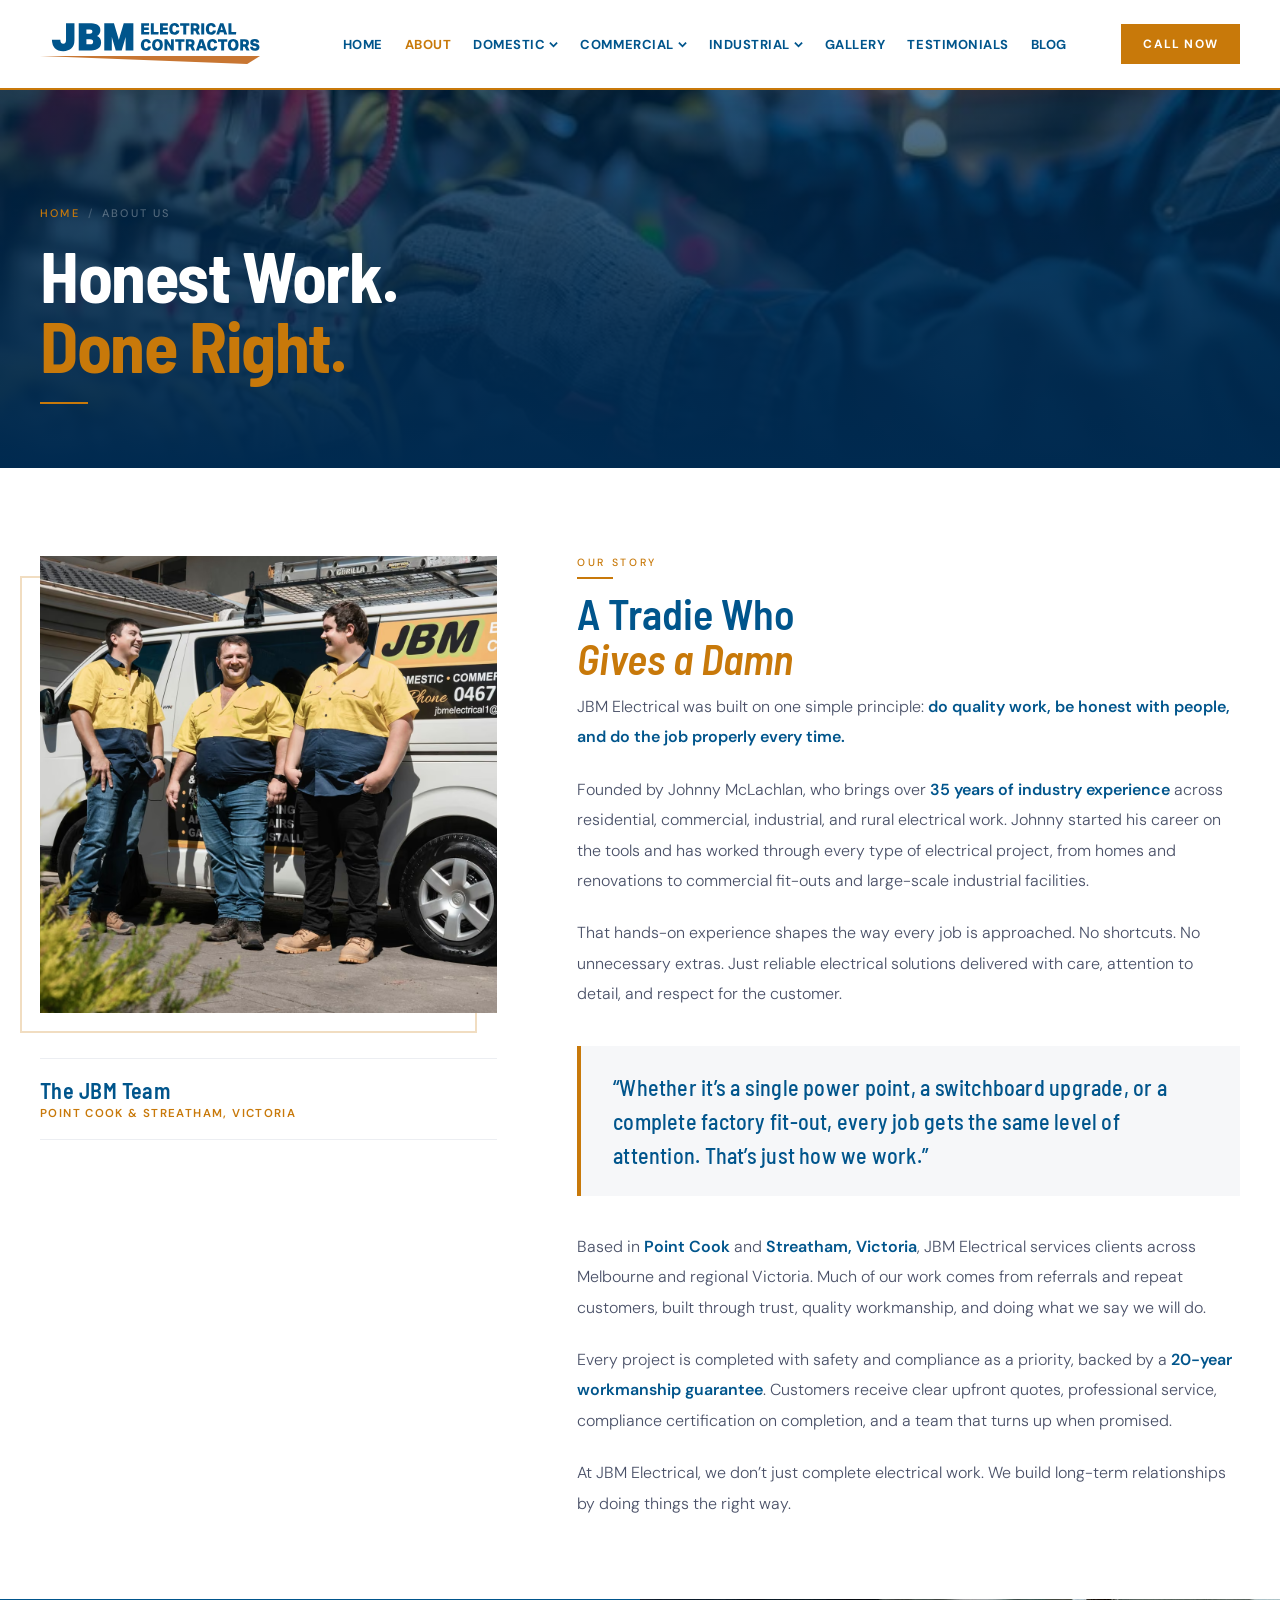
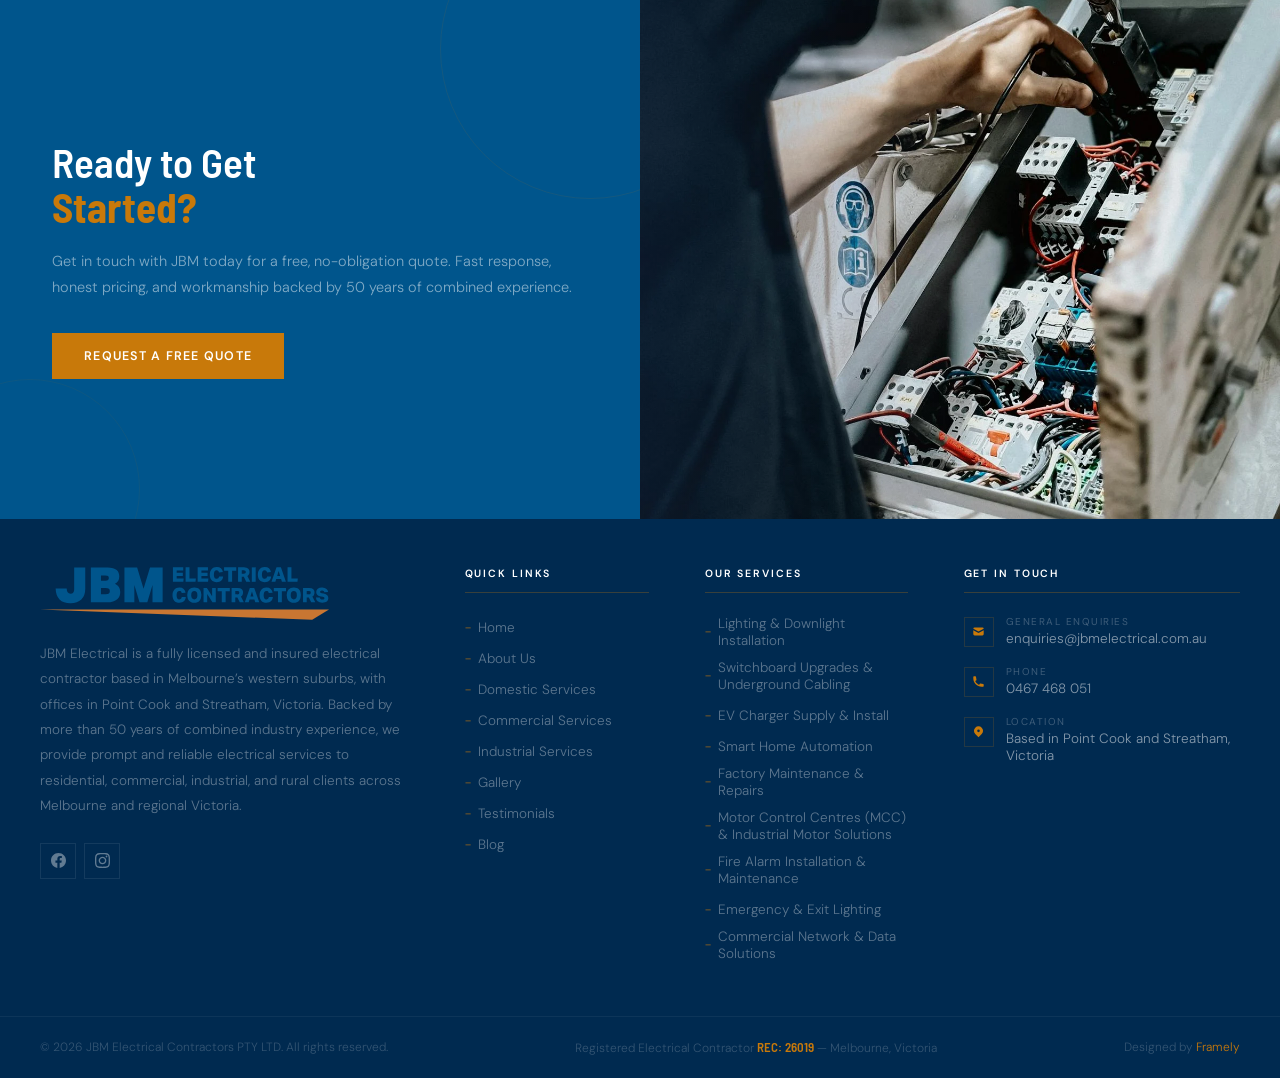
<file: about.html>
<!DOCTYPE html>
<html lang="en">
<head>
    <meta charset="UTF-8">
    <meta name="viewport" content="width=device-width, initial-scale=1.0">
    <title>About Us | JBM Electrical Contractors</title>
    <link rel="icon" type="image/x-icon" href="assets/icons/favicon.ico">
    <meta name="description" content="Meet Johnny McLachlan and the JBM Electrical team. Over 50 years of combined experience serving Melbourne with licensed, quality electrical work.">
    <link rel="preconnect" href="https://fonts.googleapis.com">
    <link rel="preconnect" href="https://fonts.gstatic.com" crossorigin>
    <link href="https://fonts.googleapis.com/css2?family=Barlow+Semi+Condensed:wght@300;400;500;600;700&family=DM+Sans:ital,wght@0,300;0,400;0,500;0,600;1,300&display=swap" rel="stylesheet">
        <link rel="preload" href="assets/images/hero-bg-2.jpg" as="image">
    <link rel="stylesheet" href="css/styles.css">
    <style>
        /* =========================================================
           ABOUT PAGE — page-specific overrides
        ========================================================= */

        /* Short hero for interior pages */
        #about-hero {
            min-height: 52vh;
            position: relative;
            display: flex;
            align-items: flex-end;
            justify-content: flex-start;
            overflow: hidden;
            padding-bottom: 0;
        }
        .about-hero-bg {
            position: absolute; inset: 0;
            background-color: var(--navy-deep);
            background-image: url("assets/images/hero-bg-2.jpg");
            background-size: cover;
            background-position: center center;
        }
.about-hero-overlay {
            position: absolute; inset: 0;
            background: linear-gradient(180deg, rgba(0,42,80,.55) 0%, rgba(0,42,80,.92) 75%, var(--navy-deep) 100%);
        }
        .about-hero-inner {
            position: relative; z-index: 2;
            max-width: 1280px; width: 100%;
            margin: 0 auto;
            padding: 160px 40px 64px;
        }
        .about-breadcrumb {
            display: flex; align-items: center; gap: 8px;
            font-size: 11px; letter-spacing: .2em; text-transform: uppercase;
            color: rgba(255,255,255,.3); margin-bottom: 20px; font-weight: 500;
        }
        .about-breadcrumb a { color: var(--amber); transition: opacity .2s; }
        .about-breadcrumb a:hover { opacity: .75; }
        .about-breadcrumb span { color: rgba(255,255,255,.2); }
        .about-hero-title {
            font-family: "Barlow Semi Condensed", sans-serif;
            font-size: clamp(38px, 5.5vw, 70px);
            font-weight: 700; line-height: 1.0;
            color: var(--white); letter-spacing: -.02em;
            margin: 0;
        }
        .about-hero-title em {
            color: var(--amber);
            font-style: normal; display: block;
        }
        .about-hero-rule {
            width: 48px; height: 2px;
            background: var(--amber); margin-top: 22px;
        }

        /* ── STORY SECTION ── */
        #about-story {
            padding: 88px 0 80px;
            background: var(--white);
        }
        .story-grid {
            display: grid;
            grid-template-columns: 1fr 1.45fr;
            gap: 80px;
            align-items: start;
        }
        .story-photo-col { position: sticky; top: 100px; }
        .story-photo-wrap {
            position: relative;
            display: inline-block;
            width: 100%;
        }
        /* Decorative amber accent behind photo */
        .story-photo-wrap::before {
            content: "";
            position: absolute;
            top: 20px; left: -20px;
            width: 100%; height: 100%;
            border: 2px solid var(--amber);
            opacity: .25;
            z-index: 0;
        }
        .story-photo {
            position: relative; z-index: 1;
            width: 100%; height: auto; aspect-ratio: 1/1;
            object-fit: cover;
            object-position: 20% center;
            display: block;
            filter: grayscale(8%);
        }
        .story-name-tag {
            margin-top: 40px;
            padding: 18px 0;
            border-top: 1px solid var(--light-gray);
            border-bottom: 1px solid var(--light-gray);
        }
        .story-name {
            font-family: "Barlow Semi Condensed", sans-serif;
            font-size: 22px; font-weight: 600;
            color: var(--navy); letter-spacing: .02em;
        }
        .story-title-tag {
            font-size: 11.5px; color: var(--amber);
            font-weight: 600; letter-spacing: .12em;
            text-transform: uppercase; margin-top: 3px;
        }

        /* Right — copy */
        .story-copy-col {}
        .story-body p {
            font-size: 16px; color: var(--text);
            line-height: 1.9; font-weight: 300;
            margin-bottom: 22px;
        }
        .story-body p:last-child { margin-bottom: 0; }
        .story-body strong {
            font-weight: 600; color: var(--navy);
        }
        .story-pull {
            margin: 36px 0;
            padding: 24px 32px;
            border-left: 4px solid var(--amber);
            background: var(--off-white);
        }
        .story-pull p {
            font-family: "Barlow Semi Condensed", sans-serif;
            font-size: clamp(18px, 1.8vw, 22px);
            font-weight: 500; line-height: 1.55;
            color: var(--navy); margin: 0;
            letter-spacing: .01em;
        }

        /* ── RESPONSIVE ── */
        @media (max-width: 1100px) {
            .story-grid { grid-template-columns: 1fr; gap: 52px; }
            .story-photo-col { position: static; }
            .story-photo { aspect-ratio: 3/2; object-position: center 20%; }
            .story-photo-wrap::before { display: none; }
            .creds-inner { grid-template-columns: 1fr; gap: 40px; }
            .values-grid { grid-template-columns: repeat(2, 1fr); }
        }
        @media (max-width: 700px) {
            .about-hero-inner { padding: 130px 20px 52px; }
            #about-story { padding: 56px 0 60px; }
            .story-pull { padding: 18px 20px; margin: 24px 0; }
            .story-name-tag { margin-top: 28px; }
            .values-grid { grid-template-columns: 1fr 1fr; gap: 2px; }
            .value-card { padding: 24px 18px; }
        }
        @media (max-width: 480px) {
            .about-breadcrumb { display: none; }
            .values-grid { grid-template-columns: 1fr; }
        }

        /* Active nav link indicator */
        .nav-active { color: var(--amber) !important; }
        #header.solid .nav-active { color: var(--amber) !important; }
    </style>
</head>
<body>

<!-- ============================================================
     TOP BAR
============================================================ -->
<!-- ============================================================
     HEADER & NAVIGATION
============================================================ -->
<header id="header">
    <div class="header-wrap">
        <a href="index.html" class="logo">
            <img id="logo-src" class="logo-color" src="assets/images/jbm-logo.svg" alt="JBM Electrical Contractors">
        </a>
        <nav>
            <div class="nav-item"><a href="index.html" class="nav-link">Home</a></div>
            <div class="nav-item"><a href="about.html" class="nav-link nav-active">About</a></div>
            <div class="nav-item">
                <a href="domestic.html" class="nav-link">Domestic <svg class="chevron" viewBox="0 0 10 6"><path d="M1 1l4 4 4-4"/></svg></a>
                <div class="dropdown">
                    <a href="domestic.html#power-points-switches" class="dd-link">Power Points &amp; Switches</a>
                    <a href="domestic.html#lighting-downlights" class="dd-link">Lighting &amp; Downlight Installation</a>
                    <a href="domestic.html#ceiling-exhaust-fans" class="dd-link">Ceiling &amp; Exhaust Fans</a>
                    <a href="domestic.html#stove-oven-cooktop" class="dd-link">Stove, Oven &amp; Cooktop Installations</a>
                    <a href="domestic.html#air-conditioning" class="dd-link">Air Conditioning</a>
                    <a href="domestic.html#rangehood-installations" class="dd-link">Rangehood Installation &amp; Electrical Connection</a>
                    <a href="domestic.html#smart-home-automation" class="dd-link">Smart Home Automation</a>
                    <a href="domestic.html#electrical-heating" class="dd-link">Electrical Heating Installation</a>
                    <a href="domestic.html#tv-wall-mounting" class="dd-link">TV &amp; Wall Mounting</a>
                    <a href="domestic.html#data-tv-points" class="dd-link">Data &amp; TV Point Installation</a>
                    <a href="domestic.html#ev-charger" class="dd-link">EV Charger Supply &amp; Install</a>
                    <a href="domestic.html#switchboard-upgrades" class="dd-link">Switchboard Upgrades &amp; Underground Cabling</a>
                    <a href="domestic.html#safety-switches" class="dd-link">Safety Switch (RCD) Installation &amp; Testing</a>
                    <a href="domestic.html#appliance-repairs" class="dd-link">Appliance Repairs &amp; Electrical Fault Finding</a>
                    <a href="domestic.html#tenancy-safety-checks" class="dd-link">Residential Tenancy Safety Checks</a>
                </div>
            </div>
            <div class="nav-item">
                <a href="commercial.html" class="nav-link">Commercial <svg class="chevron" viewBox="0 0 10 6"><path d="M1 1l4 4 4-4"/></svg></a>
                <div class="dropdown">
                    <a href="commercial.html#shop-fitouts" class="dd-link">Commercial Shop Fit-outs</a>
                    <a href="commercial.html#tenant-improvements" class="dd-link">Commercial Tenant Improvement Works</a>
                    <a href="commercial.html#medical-dental" class="dd-link">Medical &amp; Dental Centre Electrical Services</a>
                    <a href="commercial.html#bakeries-hospitality" class="dd-link">Bakeries &amp; Hospitality Electrical Services</a>
                    <a href="commercial.html#shopping-centre-maintenance" class="dd-link">Shopping Centre Electrical Maintenance</a>
                    <a href="commercial.html#lighting-installations" class="dd-link">Commercial Lighting Installation &amp; Upgrades</a>
                    <a href="commercial.html#new-construction-wiring" class="dd-link">New Commercial Construction Wiring</a>
                    <a href="commercial.html#emergency-exit-lighting" class="dd-link">Emergency &amp; Exit Lighting</a>
                    <a href="commercial.html#ev-charger" class="dd-link">EV Charger Supply &amp; Install</a>
                    <a href="commercial.html#fire-alarm" class="dd-link">Fire Alarm Installation &amp; Maintenance</a>
                    <a href="commercial.html#network-data" class="dd-link">Commercial Network &amp; Data Solutions</a>
                    <a href="commercial.html#lighting-design-energy" class="dd-link">Lighting Design &amp; Energy Efficient Upgrades</a>
                    <a href="commercial.html#fault-finding" class="dd-link">Commercial Electrical Fault Finding &amp; Repairs</a>
                    <a href="commercial.html#testing-compliance" class="dd-link">Electrical Testing &amp; Compliance</a>
                </div>
            </div>
            <div class="nav-item">
                <a href="industrial.html" class="nav-link">Industrial <svg class="chevron" viewBox="0 0 10 6"><path d="M1 1l4 4 4-4"/></svg></a>
                <div class="dropdown">
                    <a href="industrial.html#factory-maintenance" class="dd-link">Factory Maintenance &amp; Repairs</a>
                    <a href="industrial.html#crane-pump-maintenance" class="dd-link">Crane &amp; Pump Electrical Maintenance</a>
                    <a href="industrial.html#motor-control-centres" class="dd-link">Motor Control Centres (MCC) &amp; Industrial Motor Solutions</a>
                    <a href="industrial.html#heavy-machinery-wiring" class="dd-link">Heavy Machinery Wiring &amp; Electrical Connections</a>
                    <a href="industrial.html#cable-ladder" class="dd-link">Cable Tray, Ladder &amp; Industrial Cable Installations</a>
                    <a href="industrial.html#high-bay-lighting" class="dd-link">High Bay Lighting Installation &amp; Upgrades</a>
                    <a href="industrial.html#3-phase-power" class="dd-link">3 Phase Power Installations</a>
                    <a href="industrial.html#new-machinery-cabling" class="dd-link">New Machinery Cabling &amp; Electrical Connections</a>
                    <a href="industrial.html#shed-office-power" class="dd-link">Shed &amp; Office Power Installations</a>
                    <a href="industrial.html#fault-finding" class="dd-link">Industrial Electrical Fault Finding &amp; Repairs</a>
                    <a href="industrial.html#power-upgrades" class="dd-link">Power Upgrades &amp; Electricity Distributor Liaison</a>
                    <a href="industrial.html#lighting-design-energy" class="dd-link">Industrial Lighting Design &amp; Energy Efficient Upgrades</a>
                </div>
            </div>
            <div class="nav-item"><a href="gallery.html" class="nav-link">Gallery</a></div>
            <div class="nav-item"><a href="index.html#testimonials" class="nav-link">Testimonials</a></div>
            <div class="nav-item"><a href="blog.html" class="nav-link">Blog</a></div>
        </nav>
        <a href="index.html#enquiry" class="h-cta">Call Now</a>
        <div class="ham" id="ham" onclick="toggleNav()"><span></span><span></span><span></span></div>
    </div>
</header>

<!-- ============================================================
     MOBILE NAVIGATION
============================================================ -->
<div id="mob-nav">
    <button class="mob-close" onclick="toggleNav()">&#215;</button>
    <a href="index.html" class="mob-link">Home</a>
    <a href="about.html" class="mob-link">About</a>
    <a href="domestic.html" class="mob-link">Domestic Services</a>
    <a href="commercial.html" class="mob-link">Commercial Services</a>
    <a href="industrial.html" class="mob-link">Industrial Services</a>
    <a href="gallery.html" class="mob-link">Gallery</a>
    <a href="index.html#testimonials" class="mob-link">Testimonials</a>
    <a href="blog.html" class="mob-link">Blog</a>
</div>

<!-- ============================================================
     ABOUT HERO — short interior hero
============================================================ -->
<section id="about-hero">
    <div class="about-hero-bg"></div>
    <div class="about-hero-overlay"></div>
    <div class="about-hero-inner">
        <div class="about-breadcrumb">
            <a href="index.html">Home</a>
            <span>/</span>
            About Us
        </div>
        <h1 class="about-hero-title">
            Honest Work.
            <em>Done Right.</em>
        </h1>
        <div class="about-hero-rule"></div>
    </div>
</section>

<!-- ============================================================
     JOHNNY'S STORY
============================================================ -->
<section id="about-story">
    <div class="sec-inner">
        <div class="story-grid">

            <!-- LEFT — photo -->
            <div class="story-photo-col fade-up">
                <div class="story-photo-wrap">
                    <img class="story-photo" src="assets/images/about-team.avif" alt="The JBM Electrical team standing beside their work van" width="1800" height="1200">
                </div>
                <div class="story-name-tag">
                    <div class="story-name">The JBM Team</div>
                    <div class="story-title-tag">Point Cook &amp; Streatham, Victoria</div>
                </div>
            </div>

            <!-- RIGHT — copy -->
            <div class="story-copy-col fade-up">
                <div class="sec-eyebrow">Our Story</div>
                <div class="amber-rule"></div>
                <h2 class="sec-title">A Tradie Who<br><em>Gives a Damn</em></h2>

                <div class="story-body">
                    <p>JBM Electrical was built on one simple principle: <strong>do quality work, be honest with people, and do the job properly every time.</strong></p>

                    <p>Founded by Johnny McLachlan, who brings over <strong>35 years of industry experience</strong> across residential, commercial, industrial, and rural electrical work. Johnny started his career on the tools and has worked through every type of electrical project, from homes and renovations to commercial fit-outs and large-scale industrial facilities.</p>

                    <p>That hands-on experience shapes the way every job is approached. No shortcuts. No unnecessary extras. Just reliable electrical solutions delivered with care, attention to detail, and respect for the customer.</p>

                    <div class="story-pull">
                        <p>“Whether it’s a single power point, a switchboard upgrade, or a complete factory fit-out, every job gets the same level of attention. That’s just how we work.”</p>
                    </div>

                    <p>Based in <strong>Point Cook</strong> and <strong>Streatham, Victoria</strong>, JBM Electrical services clients across Melbourne and regional Victoria. Much of our work comes from referrals and repeat customers, built through trust, quality workmanship, and doing what we say we will do.</p>

                    <p>Every project is completed with safety and compliance as a priority, backed by a <strong>20-year workmanship guarantee</strong>. Customers receive clear upfront quotes, professional service, compliance certification on completion, and a team that turns up when promised.</p>

                    <p>At JBM Electrical, we don’t just complete electrical work. We build long-term relationships by doing things the right way.</p>
                </div>
            </div>

        </div>
    </div>
</section>

<!-- ============================================================
     CTA — SPLIT SCREEN (reused from homepage)
============================================================ -->
<section id="cta">
    <div class="cta-left">
        <h2 class="cta-title">
            Ready to Get<br>
            <strong>Started?</strong>
        </h2>
        <p class="cta-sub">Get in touch with JBM today for a free, no-obligation quote. Fast response, honest pricing, and workmanship backed by 50 years of combined experience.</p>
        <div class="cta-btns">
            <a href="index.html#enquiry" class="btn-amber">Request a Free Quote</a>
        </div>
    </div>
    <div class="cta-right">
        <img class="cta-img" src="assets/images/cta-bg.webp" alt="JBM Electrical team at work" loading="lazy" onerror="this.style.display='none'">
        <div class="cta-img-overlay"></div>
    </div>
</section>

<!-- ============================================================
     FOOTER
============================================================ -->
<footer id="contact">
    <div class="foot-inner">
        <div>
            <img id="logo-footer" class="foot-logo" src="assets/images/jbm-logo.svg" alt="JBM Electrical Contractors">
            <p class="foot-about">JBM Electrical is a fully licensed and insured electrical contractor based in Melbourne’s western suburbs, with offices in Point Cook and Streatham, Victoria. Backed by more than 50 years of combined industry experience, we provide prompt and reliable electrical services to residential, commercial, industrial, and rural clients across Melbourne and regional Victoria.</p>
            <div class="foot-social">
                <a href="https://facebook.com" target="_blank" class="soc-btn" title="Facebook">
                    <svg viewBox="0 0 24 24"><path d="M24 12.073c0-6.627-5.373-12-12-12s-12 5.373-12 12c0 5.99 4.388 10.954 10.125 11.854v-8.385H7.078v-3.47h3.047V9.43c0-3.007 1.792-4.669 4.533-4.669 1.312 0 2.686.235 2.686.235v2.953H15.83c-1.491 0-1.956.925-1.956 1.874v2.25h3.328l-.532 3.47h-2.796v8.385C19.612 23.027 24 18.062 24 12.073z"/></svg>
                </a>
                <a href="https://instagram.com" target="_blank" class="soc-btn" title="Instagram">
                    <svg viewBox="0 0 24 24"><path d="M12 2.163c3.204 0 3.584.012 4.85.07 3.252.148 4.771 1.691 4.919 4.919.058 1.265.069 1.645.069 4.849 0 3.205-.012 3.584-.069 4.849-.149 3.225-1.664 4.771-4.919 4.919-1.266.058-1.644.07-4.85.07-3.204 0-3.584-.012-4.849-.07-3.26-.149-4.771-1.699-4.919-4.92-.058-1.265-.07-1.644-.07-4.849 0-3.204.013-3.583.07-4.849.149-3.227 1.664-4.771 4.919-4.919 1.266-.057 1.645-.069 4.849-.069zm0-2.163c-3.259 0-3.667.014-4.947.072-4.358.2-6.78 2.618-6.98 6.98-.059 1.281-.073 1.689-.073 4.948 0 3.259.014 3.668.072 4.948.2 4.358 2.618 6.78 6.98 6.98 1.281.058 1.689.072 4.948.072 3.259 0 3.668-.014 4.948-.072 4.354-.2 6.782-2.618 6.979-6.98.059-1.28.073-1.689.073-4.948 0-3.259-.014-3.667-.072-4.947-.196-4.354-2.617-6.78-6.979-6.98-1.281-.059-1.69-.073-4.949-.073zm0 5.838c-3.403 0-6.162 2.759-6.162 6.162s2.759 6.163 6.162 6.163 6.162-2.759 6.162-6.163c0-3.403-2.759-6.162-6.162-6.162zm0 10.162c-2.209 0-4-1.79-4-4 0-2.209 1.791-4 4-4s4 1.791 4 4c0 2.21-1.791 4-4 4zm6.406-11.845c-.796 0-1.441.645-1.441 1.44s.645 1.44 1.441 1.44c.795 0 1.439-.645 1.439-1.44s-.644-1.44-1.439-1.44z"/></svg>
                </a>
            </div>
        </div>
        <div>
            <div class="foot-col-title">Quick Links</div>
            <ul class="foot-links">
                <li><a href="index.html">Home</a></li>
                <li><a href="about.html">About Us</a></li>
                <li><a href="domestic.html">Domestic Services</a></li>
                <li><a href="commercial.html">Commercial Services</a></li>
                <li><a href="industrial.html">Industrial Services</a></li>
                <li><a href="gallery.html">Gallery</a></li>
                <li><a href="index.html#testimonials">Testimonials</a></li>
                <li><a href="blog.html">Blog</a></li>
            </ul>
        </div>
        <div>
            <div class="foot-col-title">Our Services</div>
            <ul class="foot-links">
                <li><a href="domestic.html#lighting-downlights">Lighting &amp; Downlight Installation</a></li>
                <li><a href="domestic.html#switchboard-upgrades">Switchboard Upgrades &amp; Underground Cabling</a></li>
                <li><a href="domestic.html#ev-charger">EV Charger Supply &amp; Install</a></li>
                <li><a href="domestic.html#smart-home-automation">Smart Home Automation</a></li>
                <li><a href="industrial.html#factory-maintenance">Factory Maintenance &amp; Repairs</a></li>
                <li><a href="industrial.html#motor-control-centres">Motor Control Centres (MCC) &amp; Industrial Motor Solutions</a></li>
                <li><a href="commercial.html#fire-alarm">Fire Alarm Installation &amp; Maintenance</a></li>
                <li><a href="commercial.html#emergency-exit-lighting">Emergency &amp; Exit Lighting</a></li>
                <li><a href="commercial.html#network-data">Commercial Network &amp; Data Solutions</a></li>
            </ul>
        </div>
        <div>
            <div class="foot-col-title">Get In Touch</div>
            <div class="foot-contact-row">
                <div class="foot-ico"><svg viewBox="0 0 20 20"><path d="M2.003 5.884L10 9.882l7.997-3.998A2 2 0 0016 4H4a2 2 0 00-1.997 1.884z"/><path d="M18 8.118l-8 4-8-4V14a2 2 0 002 2h12a2 2 0 002-2V8.118z"/></svg></div>
                <div>
                    <div class="foot-c-lbl">General Enquiries</div>
                    <div class="foot-c-val"><a href="mailto:enquiries@jbmelectrical.com.au">enquiries@jbmelectrical.com.au</a></div>
                </div>
            </div>
            <div class="foot-contact-row">
                <div class="foot-ico"><svg viewBox="0 0 20 20"><path d="M2 3a1 1 0 011-1h2.153a1 1 0 01.986.836l.74 4.435a1 1 0 01-.54 1.06l-1.548.773a11.037 11.037 0 006.105 6.105l.774-1.548a1 1 0 011.059-.54l4.435.74a1 1 0 01.836.986V17a1 1 0 01-1 1h-2C7.82 18 2 12.18 2 5V3z"/></svg></div>
                <div>
                    <div class="foot-c-lbl">Phone</div>
                    <div class="foot-c-val"><a href="tel:0467468051">0467 468 051</a></div>
                </div>
            </div>
            <div class="foot-contact-row">
                <div class="foot-ico"><svg viewBox="0 0 20 20"><path fill-rule="evenodd" d="M5.05 4.05a7 7 0 119.9 9.9L10 18.9l-4.95-4.95a7 7 0 010-9.9zM10 11a2 2 0 100-4 2 2 0 000 4z" clip-rule="evenodd"/></svg></div>
                <div>
                    <div class="foot-c-lbl">Location</div>
                    <div class="foot-c-val">Based in Point Cook and Streatham, Victoria</div>
                </div>
            </div>
        </div>
    </div>
    <div class="foot-bottom">
        <div class="foot-copy">&copy; 2026 JBM Electrical Contractors PTY LTD. All rights reserved.</div>
        <div class="foot-rec">Registered Electrical Contractor <span>REC: 26019</span> &mdash; Melbourne, Victoria</div>
        <div class="foot-copy"><span>Designed by <a href="https://framelywebdesigns.com" target="_blank" rel="noopener noreferrer" style="color:#C8790A;text-decoration:none;">Framely</a></span></div>
    </div>
</footer>

<script src="js/scripts.js"></script>

</body>
</html>
</file>
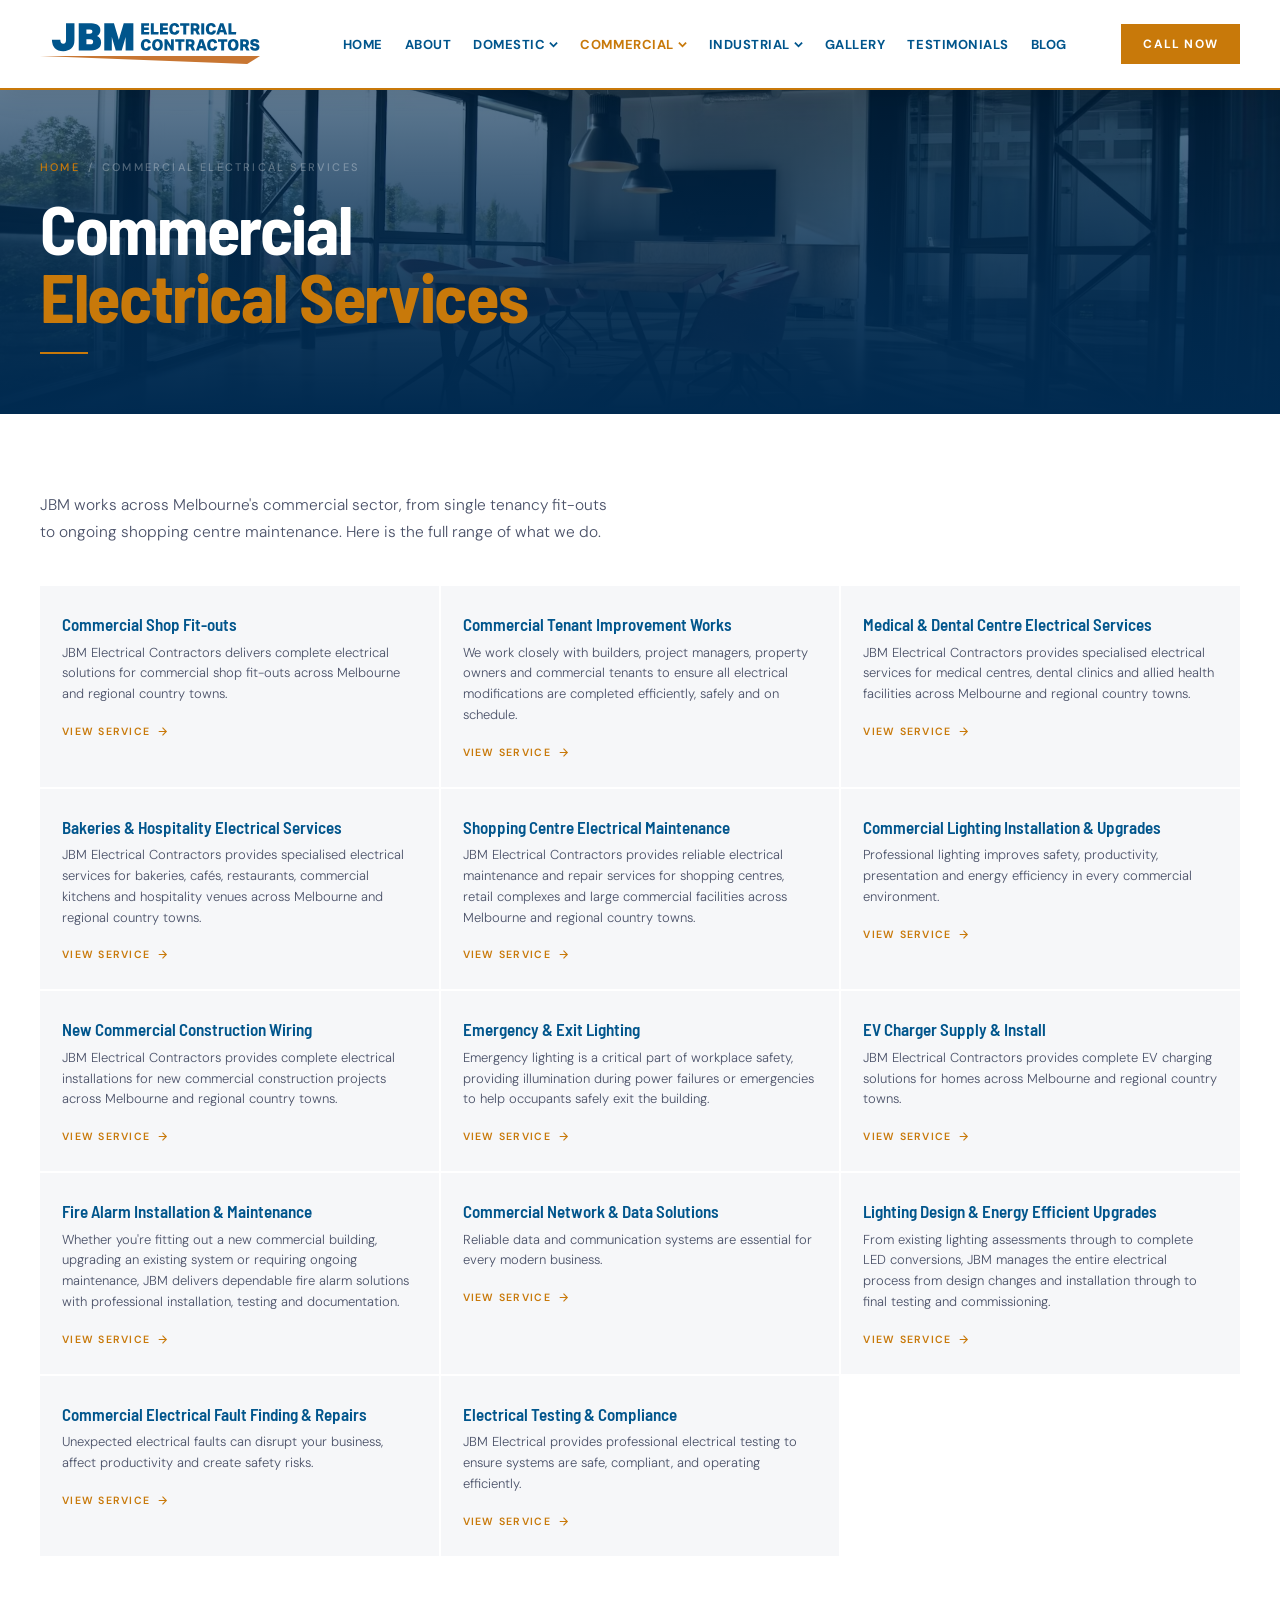
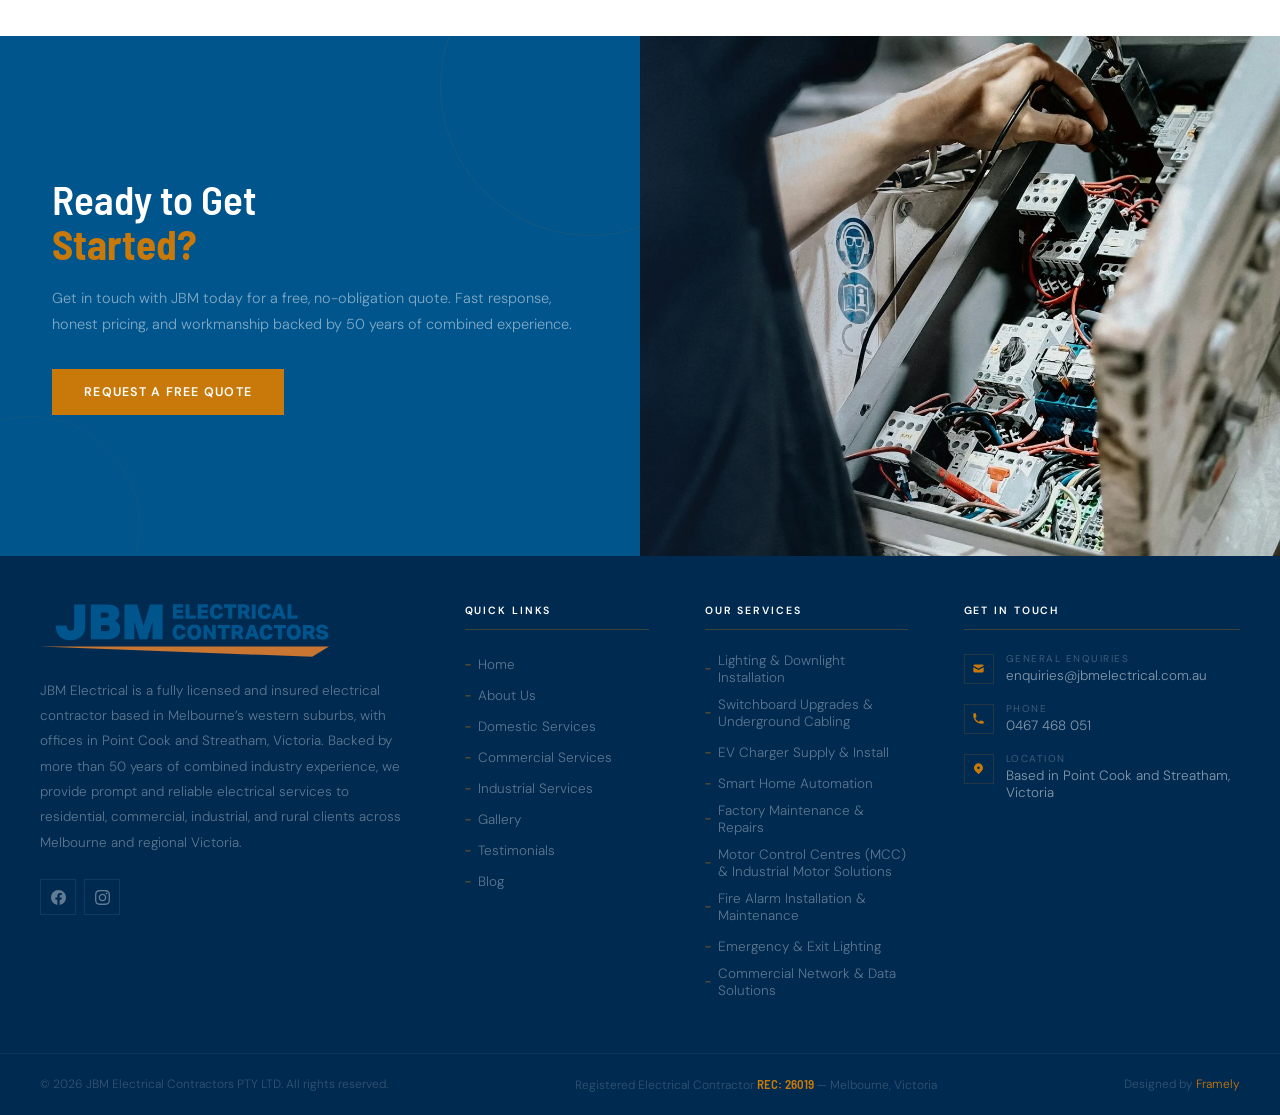
<file: commercial.html>
<!DOCTYPE html>
<html lang="en">
<head>
    <meta charset="UTF-8">
    <meta name="viewport" content="width=device-width, initial-scale=1.0">
    <title>Commercial Electrical Services | JBM Electrical Contractors</title>
    <link rel="icon" type="image/x-icon" href="assets/icons/favicon.ico">
    <meta name="description" content="Commercial electrical services across Melbourne. Shop fit-outs, lighting, new construction wiring, fire alarms, emergency lighting and more. Licensed and insured. REC 26019.">
    <link rel="preconnect" href="https://fonts.googleapis.com">
    <link rel="preconnect" href="https://fonts.gstatic.com" crossorigin>
    <link href="https://fonts.googleapis.com/css2?family=Barlow+Semi+Condensed:wght@300;400;500;600;700&family=DM+Sans:ital,wght@0,300;0,400;0,500;0,600;1,300&display=swap" rel="stylesheet">
    <link rel="preload" href="assets/images/commercial.avif" as="image">
    <link rel="stylesheet" href="css/styles.css">
    <style>
        /* Hero */
        .svc-hero {
            min-height: 46vh; position: relative;
            display: flex; align-items: flex-end; overflow: hidden;
        }
        .svc-hero-bg {
            position: absolute; inset: 0;
            background-color: var(--navy-deep);
            background-size: cover; background-position: center 40%;
        }
        .svc-hero-overlay {
            position: absolute; inset: 0;
            background: linear-gradient(180deg, rgba(0,42,80,.5) 0%, rgba(0,42,80,.92) 75%, var(--navy-deep) 100%);
        }
        .svc-hero-inner {
            position: relative; z-index: 2;
            max-width: 1280px; width: 100%; margin: 0 auto;
            padding: 160px 40px 60px;
        }
        .svc-breadcrumb {
            display: flex; align-items: center; gap: 8px;
            font-size: 11px; letter-spacing: .2em; text-transform: uppercase;
            color: rgba(255,255,255,.3); margin-bottom: 20px; font-weight: 500;
        }
        .svc-breadcrumb a { color: var(--amber); }
        .svc-hero-title {
            font-family: "Barlow Semi Condensed", sans-serif;
            font-size: clamp(36px, 5.5vw, 68px);
            font-weight: 700; line-height: 1.0;
            color: var(--white); letter-spacing: -.02em; margin: 0;
        }
        .svc-hero-title em { color: var(--amber); font-style: normal; display: block; }
        .svc-hero-rule { width: 48px; height: 2px; background: var(--amber); margin-top: 22px; }
        .nav-active { color: var(--amber) !important; }
        #header.solid .nav-active { color: var(--amber) !important; }
        @media (max-width: 700px) {
            .svc-hero-inner { padding: 130px 20px 48px; }
            .svc-breadcrumb { display: none; }
        }

        
        /* =========================================================
           SERVICE PAGE LAYOUT
        ========================================================= */
        .sp-content-wrap {
            max-width: 1280px;
            margin: 0 auto;
            padding: 64px 40px 80px;
        }

        /* Overview */
        .sp-overview-intro {
            font-size: 15.5px; color: var(--text); line-height: 1.75;
            font-weight: 300; max-width: 580px;
            margin-top: 14px; margin-bottom: 40px;
        }
        .sp-overview-grid { display: grid; grid-template-columns: repeat(3,1fr); gap: 2px; }
        .sp-card {
            background: var(--off-white);
            padding: 26px 22px;
            border-top: 2px solid transparent;
            transition: border-color .2s, background .2s;
            display: block;
        }
        .sp-card:hover { border-top-color: var(--amber); background: var(--light-gray); }
        .sp-card-title {
            font-family: "Barlow Semi Condensed", sans-serif;
            font-size: 17px; font-weight: 600; color: var(--navy);
            margin-bottom: 8px; line-height: 1.2;
        }
        .sp-card-intro {
            font-size: 13px; color: var(--text);
            line-height: 1.6; margin-bottom: 14px; font-weight: 300;
        }
        .sp-card-arrow {
            display: inline-flex; align-items: center; gap: 6px;
            font-size: 10.5px; color: var(--amber);
            text-transform: uppercase; letter-spacing: .12em; font-weight: 600;
        }
        .sp-card-arrow svg { width: 13px; height: 13px; stroke: currentColor; fill: none; stroke-width: 2; }

        /* Service detail */
        .sp-detail-eyebrow {
            font-family: "DM Sans", sans-serif; font-size: 10.5px; font-weight: 500;
            letter-spacing: .25em; text-transform: uppercase;
            color: var(--amber); margin-bottom: 8px;
        }
        .sp-detail-title {
            font-family: "Barlow Semi Condensed", sans-serif;
            font-size: clamp(28px, 3.5vw, 48px);
            font-weight: 600; color: var(--navy);
            line-height: 1.06; margin-bottom: 20px; margin-top: 10px;
        }
        .sp-detail-intro {
            font-size: 16px; color: var(--text);
            line-height: 1.85; font-weight: 300; max-width: 720px;
        }
        .sp-detail-intro + .sp-detail-intro { margin-top: 18px; }
        .sp-detail-outro {
            font-size: 16px; color: var(--text);
            line-height: 1.85; font-weight: 300; max-width: 720px;
            margin-top: 32px;
        }
        .sp-detail-outro + .sp-detail-outro { margin-top: 18px; }
        .sp-includes-lead { font-size: 14.5px; line-height: 1.6; color: var(--text); margin: -6px 0 18px; }
        .sp-includes-wrap {
            background: var(--off-white);
            padding: 32px 36px; margin-top: 36px;
            max-width: 860px;
        }
        .sp-includes-label {
            font-size: 10px; font-weight: 600; letter-spacing: .2em;
            text-transform: uppercase; color: var(--amber); margin-bottom: 20px;
        }
        .sp-includes-grid { display: grid; grid-template-columns: 1fr 1fr; gap: 0 24px; }
        .sp-includes-item {
            display: flex; align-items: flex-start; gap: 12px;
            font-size: 14px; color: var(--navy); font-weight: 400;
            line-height: 1.45; padding: 8px 0;
            border-bottom: 1px solid var(--light-gray);
        }
        .sp-includes-item::before {
            content: ""; width: 6px; height: 6px;
            background: var(--amber); border-radius: 50%;
            flex-shrink: 0; margin-top: 5px;
        }
        .sp-related {
            margin-top: 48px; padding-top: 40px;
            border-top: 1px solid var(--light-gray);
            max-width: 860px;
        }
        .sp-related-label {
            font-size: 10px; font-weight: 600; letter-spacing: .2em;
            text-transform: uppercase; color: var(--mid-gray); margin-bottom: 16px;
        }
        .sp-related-links { display: flex; flex-wrap: wrap; gap: 8px; }
        .sp-related-link {
            display: inline-flex; align-items: center;
            padding: 9px 18px;
            border: 1.5px solid var(--light-gray);
            font-size: 13px; color: var(--navy); font-weight: 500;
            transition: border-color .18s, color .18s;
        }
        .sp-related-link:hover { border-color: var(--amber); color: var(--amber); }

        /* Responsive */
        @media (max-width: 1100px) {
            .sp-overview-grid { grid-template-columns: repeat(2,1fr); }
        }
        @media (max-width: 700px) {
            .sp-content-wrap { padding: 40px 20px 60px; }
            .sp-overview-grid { grid-template-columns: 1fr 1fr; }
            .sp-includes-grid { grid-template-columns: 1fr; }
            .sp-includes-wrap { padding: 22px 20px; }
        }
        @media (max-width: 480px) {
            .sp-overview-grid { grid-template-columns: 1fr; }
            .sp-content-wrap { padding: 28px 16px 48px; }
        }
            </style>
</head>
<body>

<!-- ============================================================
     HEADER & NAVIGATION
============================================================ -->
<header id="header">
    <div class="header-wrap">
        <a href="index.html" class="logo">
            <img id="logo-src" class="logo-color" src="assets/images/jbm-logo.svg" alt="JBM Electrical Contractors">
        </a>
        <nav>
            <div class="nav-item"><a href="index.html" class="nav-link">Home</a></div>
            <div class="nav-item"><a href="about.html" class="nav-link">About</a></div>
            <div class="nav-item">
                <a href="domestic.html" class="nav-link">Domestic <svg class="chevron" viewBox="0 0 10 6"><path d="M1 1l4 4 4-4"/></svg></a>
                <div class="dropdown">
                    <a href="domestic.html#power-points-switches" class="dd-link">Power Points &amp; Switches</a>
                    <a href="domestic.html#lighting-downlights" class="dd-link">Lighting &amp; Downlight Installation</a>
                    <a href="domestic.html#ceiling-exhaust-fans" class="dd-link">Ceiling &amp; Exhaust Fans</a>
                    <a href="domestic.html#stove-oven-cooktop" class="dd-link">Stove, Oven &amp; Cooktop Installations</a>
                    <a href="domestic.html#air-conditioning" class="dd-link">Air Conditioning</a>
                    <a href="domestic.html#rangehood-installations" class="dd-link">Rangehood Installation &amp; Electrical Connection</a>
                    <a href="domestic.html#smart-home-automation" class="dd-link">Smart Home Automation</a>
                    <a href="domestic.html#electrical-heating" class="dd-link">Electrical Heating Installation</a>
                    <a href="domestic.html#tv-wall-mounting" class="dd-link">TV &amp; Wall Mounting</a>
                    <a href="domestic.html#data-tv-points" class="dd-link">Data &amp; TV Point Installation</a>
                    <a href="domestic.html#ev-charger" class="dd-link">EV Charger Supply &amp; Install</a>
                    <a href="domestic.html#switchboard-upgrades" class="dd-link">Switchboard Upgrades &amp; Underground Cabling</a>
                    <a href="domestic.html#safety-switches" class="dd-link">Safety Switch (RCD) Installation &amp; Testing</a>
                    <a href="domestic.html#appliance-repairs" class="dd-link">Appliance Repairs &amp; Electrical Fault Finding</a>
                    <a href="domestic.html#tenancy-safety-checks" class="dd-link">Residential Tenancy Safety Checks</a>
                </div>
            </div>
            <div class="nav-item">
                <a href="commercial.html" class="nav-link nav-active">Commercial <svg class="chevron" viewBox="0 0 10 6"><path d="M1 1l4 4 4-4"/></svg></a>
                <div class="dropdown">
                    <a href="commercial.html#shop-fitouts" class="dd-link">Commercial Shop Fit-outs</a>
                    <a href="commercial.html#tenant-improvements" class="dd-link">Commercial Tenant Improvement Works</a>
                    <a href="commercial.html#medical-dental" class="dd-link">Medical &amp; Dental Centre Electrical Services</a>
                    <a href="commercial.html#bakeries-hospitality" class="dd-link">Bakeries &amp; Hospitality Electrical Services</a>
                    <a href="commercial.html#shopping-centre-maintenance" class="dd-link">Shopping Centre Electrical Maintenance</a>
                    <a href="commercial.html#lighting-installations" class="dd-link">Commercial Lighting Installation &amp; Upgrades</a>
                    <a href="commercial.html#new-construction-wiring" class="dd-link">New Commercial Construction Wiring</a>
                    <a href="commercial.html#emergency-exit-lighting" class="dd-link">Emergency &amp; Exit Lighting</a>
                    <a href="commercial.html#ev-charger" class="dd-link">EV Charger Supply &amp; Install</a>
                    <a href="commercial.html#fire-alarm" class="dd-link">Fire Alarm Installation &amp; Maintenance</a>
                    <a href="commercial.html#network-data" class="dd-link">Commercial Network &amp; Data Solutions</a>
                    <a href="commercial.html#lighting-design-energy" class="dd-link">Lighting Design &amp; Energy Efficient Upgrades</a>
                    <a href="commercial.html#fault-finding" class="dd-link">Commercial Electrical Fault Finding &amp; Repairs</a>
                    <a href="commercial.html#testing-compliance" class="dd-link">Electrical Testing &amp; Compliance</a>
                </div>
            </div>
            <div class="nav-item">
                <a href="industrial.html" class="nav-link">Industrial <svg class="chevron" viewBox="0 0 10 6"><path d="M1 1l4 4 4-4"/></svg></a>
                <div class="dropdown">
                    <a href="industrial.html#factory-maintenance" class="dd-link">Factory Maintenance &amp; Repairs</a>
                    <a href="industrial.html#crane-pump-maintenance" class="dd-link">Crane &amp; Pump Electrical Maintenance</a>
                    <a href="industrial.html#motor-control-centres" class="dd-link">Motor Control Centres (MCC) &amp; Industrial Motor Solutions</a>
                    <a href="industrial.html#heavy-machinery-wiring" class="dd-link">Heavy Machinery Wiring &amp; Electrical Connections</a>
                    <a href="industrial.html#cable-ladder" class="dd-link">Cable Tray, Ladder &amp; Industrial Cable Installations</a>
                    <a href="industrial.html#high-bay-lighting" class="dd-link">High Bay Lighting Installation &amp; Upgrades</a>
                    <a href="industrial.html#3-phase-power" class="dd-link">3 Phase Power Installations</a>
                    <a href="industrial.html#new-machinery-cabling" class="dd-link">New Machinery Cabling &amp; Electrical Connections</a>
                    <a href="industrial.html#shed-office-power" class="dd-link">Shed &amp; Office Power Installations</a>
                    <a href="industrial.html#fault-finding" class="dd-link">Industrial Electrical Fault Finding &amp; Repairs</a>
                    <a href="industrial.html#power-upgrades" class="dd-link">Power Upgrades &amp; Electricity Distributor Liaison</a>
                    <a href="industrial.html#lighting-design-energy" class="dd-link">Industrial Lighting Design &amp; Energy Efficient Upgrades</a>
                </div>
            </div>
            <div class="nav-item"><a href="gallery.html" class="nav-link">Gallery</a></div>
            <div class="nav-item"><a href="index.html#testimonials" class="nav-link">Testimonials</a></div>
            <div class="nav-item"><a href="blog.html" class="nav-link">Blog</a></div>
        </nav>
        <a href="index.html#enquiry" class="h-cta">Call Now</a>
        <div class="ham" id="ham" onclick="toggleNav()"><span></span><span></span><span></span></div>
    </div>
</header>

<!-- ============================================================
     MOBILE NAVIGATION
============================================================ -->
<div id="mob-nav">
    <button class="mob-close" onclick="toggleNav()">&#215;</button>
    <a href="index.html" class="mob-link">Home</a>
    <a href="about.html" class="mob-link">About</a>
    <a href="domestic.html" class="mob-link">Domestic Services</a>
    <a href="commercial.html" class="mob-link">Commercial Services</a>
    <a href="industrial.html" class="mob-link">Industrial Services</a>
    <a href="gallery.html" class="mob-link">Gallery</a>
    <a href="index.html#testimonials" class="mob-link">Testimonials</a>
    <a href="blog.html" class="mob-link">Blog</a>
</div>

<!-- ============================================================
     HERO
============================================================ -->
<section class="svc-hero">
    <div class="svc-hero-bg" style="background-image:url('assets/images/commercial.avif');"></div>
    <div class="svc-hero-overlay"></div>
    <div class="svc-hero-inner">
        <div class="svc-breadcrumb">
            <a href="index.html">Home</a>
            <span>/</span>
            Commercial Electrical Services
        </div>
        <h1 class="svc-hero-title">
            Commercial
            <em>Electrical Services</em>
        </h1>
        <div class="svc-hero-rule"></div>
    </div>
</section>

<!-- ============================================================
     SERVICE SECTION
============================================================ -->
<section id="services-section" style="background:var(--white);">
    <div class="sp-content-wrap">
        <div class="sp-content-inner">
            <div id="service-content"></div>
        </div>
    </div>
</section>

<!-- ============================================================
     CTA
============================================================ -->
<section id="cta">
    <div class="cta-left">
        <h2 class="cta-title">
            Ready to Get<br>
            <strong>Started?</strong>
        </h2>
        <p class="cta-sub">Get in touch with JBM today for a free, no-obligation quote. Fast response, honest pricing, and workmanship backed by 50 years of combined experience.</p>
        <div class="cta-btns">
            <a href="index.html#enquiry" class="btn-amber">Request a Free Quote</a>
        </div>
    </div>
    <div class="cta-right">
        <img class="cta-img" src="assets/images/cta-bg.webp" alt="JBM Electrical team at work" loading="lazy" onerror="this.style.display='none'">
        <div class="cta-img-overlay"></div>
    </div>
</section>

<!-- ============================================================
     FOOTER
============================================================ -->
<footer id="contact">
    <div class="foot-inner">
        <div>
            <img class="foot-logo" src="assets/images/jbm-logo.svg" alt="JBM Electrical Contractors">
            <p class="foot-about">JBM Electrical is a fully licensed and insured electrical contractor based in Melbourne’s western suburbs, with offices in Point Cook and Streatham, Victoria. Backed by more than 50 years of combined industry experience, we provide prompt and reliable electrical services to residential, commercial, industrial, and rural clients across Melbourne and regional Victoria.</p>
            <div class="foot-social">
                <a href="https://facebook.com" target="_blank" class="soc-btn" title="Facebook">
                    <svg viewBox="0 0 24 24"><path d="M24 12.073c0-6.627-5.373-12-12-12s-12 5.373-12 12c0 5.99 4.388 10.954 10.125 11.854v-8.385H7.078v-3.47h3.047V9.43c0-3.007 1.792-4.669 4.533-4.669 1.312 0 2.686.235 2.686.235v2.953H15.83c-1.491 0-1.956.925-1.956 1.874v2.25h3.328l-.532 3.47h-2.796v8.385C19.612 23.027 24 18.062 24 12.073z"/></svg>
                </a>
                <a href="https://instagram.com" target="_blank" class="soc-btn" title="Instagram">
                    <svg viewBox="0 0 24 24"><path d="M12 2.163c3.204 0 3.584.012 4.85.07 3.252.148 4.771 1.691 4.919 4.919.058 1.265.069 1.645.069 4.849 0 3.205-.012 3.584-.069 4.849-.149 3.225-1.664 4.771-4.919 4.919-1.266.058-1.644.07-4.85.07-3.204 0-3.584-.012-4.849-.07-3.26-.149-4.771-1.699-4.919-4.92-.058-1.265-.07-1.644-.07-4.849 0-3.204.013-3.583.07-4.849.149-3.227 1.664-4.771 4.919-4.919 1.266-.057 1.645-.069 4.849-.069zm0-2.163c-3.259 0-3.667.014-4.947.072-4.358.2-6.78 2.618-6.98 6.98-.059 1.281-.073 1.689-.073 4.948 0 3.259.014 3.668.072 4.948.2 4.358 2.618 6.78 6.98 6.98 1.281.058 1.689.072 4.948.072 3.259 0 3.668-.014 4.948-.072 4.354-.2 6.782-2.618 6.979-6.98.059-1.28.073-1.689.073-4.948 0-3.259-.014-3.667-.072-4.947-.196-4.354-2.617-6.78-6.979-6.98-1.281-.059-1.69-.073-4.949-.073zm0 5.838c-3.403 0-6.162 2.759-6.162 6.162s2.759 6.163 6.162 6.163 6.162-2.759 6.162-6.163c0-3.403-2.759-6.162-6.162-6.162zm0 10.162c-2.209 0-4-1.79-4-4 0-2.209 1.791-4 4-4s4 1.791 4 4c0 2.21-1.791 4-4 4zm6.406-11.845c-.796 0-1.441.645-1.441 1.44s.645 1.44 1.441 1.44c.795 0 1.439-.645 1.439-1.44s-.644-1.44-1.439-1.44z"/></svg>
                </a>
            </div>
        </div>
        <div>
            <div class="foot-col-title">Quick Links</div>
            <ul class="foot-links">
                <li><a href="index.html">Home</a></li>
                <li><a href="about.html">About Us</a></li>
                <li><a href="domestic.html">Domestic Services</a></li>
                <li><a href="commercial.html">Commercial Services</a></li>
                <li><a href="industrial.html">Industrial Services</a></li>
                <li><a href="gallery.html">Gallery</a></li>
                <li><a href="index.html#testimonials">Testimonials</a></li>
                <li><a href="blog.html">Blog</a></li>
            </ul>
        </div>
        <div>
            <div class="foot-col-title">Our Services</div>
            <ul class="foot-links">
                <li><a href="domestic.html#lighting-downlights">Lighting &amp; Downlight Installation</a></li>
                <li><a href="domestic.html#switchboard-upgrades">Switchboard Upgrades &amp; Underground Cabling</a></li>
                <li><a href="domestic.html#ev-charger">EV Charger Supply &amp; Install</a></li>
                <li><a href="domestic.html#smart-home-automation">Smart Home Automation</a></li>
                <li><a href="industrial.html#factory-maintenance">Factory Maintenance &amp; Repairs</a></li>
                <li><a href="industrial.html#motor-control-centres">Motor Control Centres (MCC) &amp; Industrial Motor Solutions</a></li>
                <li><a href="commercial.html#fire-alarm">Fire Alarm Installation &amp; Maintenance</a></li>
                <li><a href="commercial.html#emergency-exit-lighting">Emergency &amp; Exit Lighting</a></li>
                <li><a href="commercial.html#network-data">Commercial Network &amp; Data Solutions</a></li>
            </ul>
        </div>
        <div>
            <div class="foot-col-title">Get In Touch</div>
            <div class="foot-contact-row">
                <div class="foot-ico"><svg viewBox="0 0 20 20"><path d="M2.003 5.884L10 9.882l7.997-3.998A2 2 0 0016 4H4a2 2 0 00-1.997 1.884z"/><path d="M18 8.118l-8 4-8-4V14a2 2 0 002 2h12a2 2 0 002-2V8.118z"/></svg></div>
                <div>
                    <div class="foot-c-lbl">General Enquiries</div>
                    <div class="foot-c-val"><a href="mailto:enquiries@jbmelectrical.com.au">enquiries@jbmelectrical.com.au</a></div>
                </div>
            </div>
            <div class="foot-contact-row">
                <div class="foot-ico"><svg viewBox="0 0 20 20"><path d="M2 3a1 1 0 011-1h2.153a1 1 0 01.986.836l.74 4.435a1 1 0 01-.54 1.06l-1.548.773a11.037 11.037 0 006.105 6.105l.774-1.548a1 1 0 011.059-.54l4.435.74a1 1 0 01.836.986V17a1 1 0 01-1 1h-2C7.82 18 2 12.18 2 5V3z"/></svg></div>
                <div>
                    <div class="foot-c-lbl">Phone</div>
                    <div class="foot-c-val"><a href="tel:0467468051">0467 468 051</a></div>
                </div>
            </div>
            <div class="foot-contact-row">
                <div class="foot-ico"><svg viewBox="0 0 20 20"><path fill-rule="evenodd" d="M5.05 4.05a7 7 0 119.9 9.9L10 18.9l-4.95-4.95a7 7 0 010-9.9zM10 11a2 2 0 100-4 2 2 0 000 4z" clip-rule="evenodd"/></svg></div>
                <div>
                    <div class="foot-c-lbl">Location</div>
                    <div class="foot-c-val">Based in Point Cook and Streatham, Victoria</div>
                </div>
            </div>
        </div>
    </div>
    <div class="foot-bottom">
        <div class="foot-copy">&copy; 2026 JBM Electrical Contractors PTY LTD. All rights reserved.</div>
        <div class="foot-rec">Registered Electrical Contractor <span>REC: 26019</span> &mdash; Melbourne, Victoria</div>
        <div class="foot-copy"><span>Designed by <a href="https://framelywebdesigns.com" target="_blank" rel="noopener noreferrer" style="color:#C8790A;text-decoration:none;">Framely</a></span></div>
    </div>
</footer>

<script>
window.JBM_CATEGORY = "Commercial";
window.JBM_CATEGORY_INTRO = "JBM works across Melbourne's commercial sector, from single tenancy fit-outs to ongoing shopping centre maintenance. Here is the full range of what we do.";
window.JBM_SERVICES = {
    "shop-fitouts": {
        title: "Commercial Shop Fit-outs",
        intro: [
            "JBM Electrical Contractors delivers complete electrical solutions for commercial shop fit-outs across Melbourne and regional country towns. Whether you're opening a new business, renovating an existing premises or fitting out a brand-new tenancy, we provide reliable, high-quality electrical installations completed to specification and on schedule.",
            "We work closely with builders, shopfitters, business owners and project managers to ensure every stage of the electrical installation is completed efficiently, safely and in accordance with Australian Standards, helping your business open on time and ready to operate."
        ],
        includes: [
            "Complete electrical fit-outs for new and existing tenancies",
            "Power and lighting design and installation",
            "LED lighting and energy-efficient lighting upgrades",
            "Emergency and exit lighting installation",
            "Switchboard installation and upgrades",
            "Data, phone and network cabling",
            "TV and audiovisual wiring",
            "General power outlets and dedicated circuits",
            "Three-phase power installations",
            "Electrical supply for commercial kitchens and equipment",
            "Air conditioning electrical connections",
            "Test and tag services",
            "Emergency lighting testing",
            "Safety switch (RCD) installation",
            "Electrical fault finding and repairs",
            "Final testing, commissioning and compliance certification"
        ],
        outro: [
            "Whether you're fitting out a retail shop, café, restaurant, office, medical clinic, warehouse or other commercial premises, JBM Electrical has the experience to deliver professional results with minimal disruption to your project."
        ],
        related: ["lighting-installations","new-construction-wiring","tenant-improvements"]
    },
    "tenant-improvements": {
        title: "Commercial Tenant Improvement Works",
        intro: [
            "We work closely with builders, project managers, property owners and commercial tenants to ensure all electrical modifications are completed efficiently, safely and on schedule. From minor alterations to complete tenancy reconfigurations, JBM delivers quality workmanship with minimal disruption to your project."
        ],
        includes: [
            "Lighting modifications and upgrades",
            "LED lighting conversions",
            "Power circuit alterations and new dedicated circuits",
            "Relocation and installation of power points and switches",
            "Data, communications and network point installation",
            "Switchboard upgrades and modifications",
            "Three-phase power alterations where required",
            "Emergency and exit lighting modifications",
            "Electrical work for office, retail and commercial fit-outs",
            "Electrical fault finding and repairs during refurbishment",
            "Testing, commissioning and compliance certification",
            "Handover documentation and compliance reports"
        ],
        related: ["shop-fitouts","network-data","lighting-installations"]
    },
    "medical-dental": {
        title: "Medical & Dental Centre Electrical Services",
        intro: [
            "JBM Electrical Contractors provides specialised electrical services for medical centres, dental clinics and allied health facilities across Melbourne and regional country towns.",
            "Whether you're building a new clinic, renovating an existing practice or upgrading your electrical infrastructure, JBM delivers professional installations and maintenance with minimal disruption to staff and patients."
        ],
        includes: [
            "Complete electrical installations for new medical and dental practices",
            "Medical and dental clinic fit-outs",
            "Power and dedicated circuits for specialised equipment",
            "LED lighting and energy-efficient lighting upgrades",
            "Consultation room, treatment room and surgery lighting",
            "Emergency and exit lighting installation and testing",
            "Switchboard upgrades and electrical distribution",
            "Data, communications and network cabling",
            "Power and data outlets for consulting rooms and reception areas",
            "Uninterruptible Power Supply (UPS) electrical connections",
            "Electrical fault finding and repairs",
            "Preventative electrical maintenance",
            "Safety switch (RCD) installation and testing",
            "Testing, commissioning and compliance certification"
        ],
        related: ["emergency-exit-lighting","fault-finding","lighting-installations"]
    },
    "bakeries-hospitality": {
        title: "Bakeries & Hospitality Electrical Services",
        intro: [
            "JBM Electrical Contractors provides specialised electrical services for bakeries, cafés, restaurants, commercial kitchens and hospitality venues across Melbourne and regional country towns.",
            "Whether you're opening a new venue, renovating an existing business or upgrading your electrical infrastructure, JBM delivers professional electrical solutions designed to meet the high power demands of commercial kitchens and food preparation areas."
        ],
        includes: [
            "Three-phase power installation and upgrades",
            "Electrical connections for commercial ovens, mixers, proofers and bakery equipment",
            "Power supply for coffee machines, refrigeration and commercial kitchen equipment",
            "Exhaust fan and commercial ventilation wiring",
            "Kitchen canopy and make-up air electrical connections",
            "LED lighting installation and energy-efficient lighting upgrades",
            "Emergency and exit lighting installation and testing",
            "Switchboard upgrades and additional electrical capacity",
            "Dedicated power circuits for high-load equipment",
            "Data and communications cabling",
            "Electrical fault finding and emergency repairs",
            "Scheduled preventative maintenance programs",
            "Testing, commissioning and compliance certification"
        ],
        related: ["shop-fitouts","fault-finding","lighting-installations"]
    },
    "shopping-centre-maintenance": {
        title: "Shopping Centre Electrical Maintenance",
        intro: [
            "JBM Electrical Contractors provides reliable electrical maintenance and repair services for shopping centres, retail complexes and large commercial facilities across Melbourne and regional country towns. From routine maintenance to emergency repairs, JBM works with shopping centre owners, centre managers, facility managers and property management companies to deliver prompt, professional electrical services that keep your site operating at its best."
        ],
        includes: [
            "Electrical fault finding and repairs",
            "Lighting maintenance and LED lighting replacement",
            "Emergency and exit lighting testing and maintenance",
            "Switchboard inspections and preventative maintenance",
            "Safety switch (RCD) testing",
            "Power outage response and emergency repairs",
            "Replacement of damaged power points and switches",
            "Car park and external lighting maintenance",
            "Tenancy electrical maintenance and repairs",
            "Data and communications fault repairs",
            "Scheduled preventative maintenance programs",
            "Testing, commissioning and compliance certification"
        ],
        outro: [
            "Whether you require ongoing maintenance, after-hours service or urgent electrical repairs, JBM provides responsive, dependable support to help minimise downtime and maintain a safe environment for retailers, staff and the public."
        ],
        related: ["emergency-exit-lighting","lighting-installations","fault-finding"]
    },
    "lighting-installations": {
        title: "Commercial Lighting Installation & Upgrades",
        intro: [
            "Professional lighting improves safety, productivity, presentation and energy efficiency in every commercial environment. JBM Electrical Contractors provides complete commercial lighting installation and upgrade services across Melbourne and regional country towns for offices, retail stores, warehouses, factories, medical centres, schools and commercial facilities."
        ],
        includes: [
            "LED lighting installation and upgrades",
            "Fluorescent light replacement and conversion to LED",
            "Commercial downlight installation",
            "Office, retail and warehouse lighting",
            "High-bay and low-bay lighting installation",
            "External building and façade lighting",
            "Car park and security lighting",
            "Emergency and exit lighting installation and testing",
            "Lighting control systems, timers and sensors",
            "Lighting circuit installation and alterations",
            "Energy-efficient lighting upgrades and recommendations",
            "Fault finding, repairs and replacement of existing light fittings",
            "Testing, commissioning and compliance certification"
        ],
        related: ["lighting-design-energy","emergency-exit-lighting","shop-fitouts"]
    },
    "new-construction-wiring": {
        title: "New Commercial Construction Wiring",
        intro: [
            "JBM Electrical Contractors provides complete electrical installations for new commercial construction projects across Melbourne and regional country towns. From the initial rough-in through to final fit-off, testing and certification, we deliver high-quality electrical work that keeps your project on schedule and built to specification."
        ],
        includes: [
            "Complete electrical installations for new commercial buildings",
            "Rough-in wiring and cable installation",
            "Power and lighting installation",
            "General power outlets and dedicated circuits",
            "Main switchboard and distribution board installation",
            "Three-phase power installations",
            "Data, communications and network cabling",
            "Emergency and exit lighting systems",
            "Security, access control and CCTV pre-wiring",
            "Electrical services for HVAC and mechanical equipment",
            "Final fit-off and electrical connections",
            "Testing, inspection and compliance certification",
            "As-built documentation and project handover"
        ],
        related: ["shop-fitouts","tenant-improvements","lighting-installations"]
    },
    "emergency-exit-lighting": {
        title: "Emergency & Exit Lighting",
        intro: [
            "Emergency lighting is a critical part of workplace safety, providing illumination during power failures or emergencies to help occupants safely exit the building. JBM works with businesses, property managers and facility operators to ensure systems are installed correctly, regularly maintained and operating reliably."
        ],
        includes: [
            "Emergency light installation",
            "Exit sign installation and replacement",
            "LED emergency lighting upgrades",
            "Battery backup systems",
            "Emergency lighting repairs and fault finding",
            "Regular testing and maintenance",
            "Scheduled maintenance programs",
            "Replacement of faulty batteries and components",
            "Compliance testing and reporting",
            "Certification and maintenance documentation"
        ],
        related: ["fire-alarm","lighting-installations","shopping-centre-maintenance"]
    },
    "ev-charger": {
        title: "EV Charger Supply & Install",
        intro: [
            "JBM Electrical Contractors provides complete EV charging solutions for homes across Melbourne and regional country towns.",
            "Whether you've purchased a new electric vehicle or are planning ahead, JBM Electrical can recommend the right charging solution to suit your home, vehicle and budget."
        ],
        lead: "We manage the entire process from start to finish, including:",
        includes: [
            "Supply of quality EV chargers from leading manufacturers",
            "Professional installation by licensed A-Grade electricians",
            "Switchboard inspections and upgrades where required",
            "Dedicated circuit installation and safety protection",
            "Load assessment and maximum demand calculations",
            "Testing, commissioning and compliance certification",
            "User setup and demonstration to ensure you get the most from your new charger"
        ],
        related: ["new-construction-wiring","network-data"]
    },
    "fire-alarm": {
        title: "Fire Alarm Installation & Maintenance",
        intro: [
            "Whether you're fitting out a new commercial building, upgrading an existing system or requiring ongoing maintenance, JBM delivers dependable fire alarm solutions with professional installation, testing and documentation."
        ],
        includes: [
            "Fire alarm panel installation",
            "Smoke detector and heat detector installation",
            "Manual call point installation",
            "Alarm sounder and strobe installation",
            "Fire alarm system upgrades and modifications",
            "System testing and commissioning",
            "Fault finding and repairs",
            "Battery backup testing and replacement",
            "Scheduled maintenance contracts",
            "Compliance inspections and reporting",
            "Certification and system documentation"
        ],
        related: ["emergency-exit-lighting","shopping-centre-maintenance"]
    },
    "network-data": {
        title: "Commercial Network & Data Solutions",
        intro: [
            "Reliable data and communication systems are essential for every modern business. JBM Electrical Contractors provides professional network and data cabling solutions for commercial premises across Melbourne and regional country towns, delivering fast, dependable connectivity for offices, retail stores, warehouses, medical facilities and industrial sites.",
            "Whether you're setting up a new business, expanding your existing network or upgrading outdated cabling, JBM designs and installs structured cabling systems that support your current needs while allowing for future growth."
        ],
        includes: [
            "Data point installation",
            "CAT6 and CAT6A structured data cabling",
            "Network cabinet and communications rack installation",
            "Patch panel installation and termination",
            "Cable runs through walls, ceilings and roof spaces",
            "Conduit and cable containment systems",
            "Wi-Fi access point cabling and installation",
            "NBN internal cabling and network distribution",
            "Fibre optic pre-installation pathways (where required)",
            "Office relocations and additional network outlets",
            "Cable labelling and network organisation",
            "Testing, certification and compliance reporting"
        ],
        outro: [
            "Whether you require a single data outlet or a complete commercial network installation, JBM delivers neat, reliable and professionally installed cabling that keeps your business connected."
        ],
        related: ["tenant-improvements","shop-fitouts","new-construction-wiring"]
    },
    "lighting-design-energy": {
        title: "Lighting Design & Energy Efficient Upgrades",
        intro: [
            "From existing lighting assessments through to complete LED conversions, JBM manages the entire electrical process from design changes and installation through to final testing and commissioning.",
            "We work with offices, retail spaces, warehouses, industrial facilities, medical centres and commercial buildings to deliver practical lighting solutions that improve visibility, reduce running costs and support long-term energy savings."
        ],
        includes: [
            "Existing lighting assessment and site inspection",
            "LED lighting upgrades and replacement",
            "Commercial lighting redesign and layout improvements",
            "Lighting control systems",
            "Sensor and timer installation",
            "Energy-efficient lighting recommendations",
            "Energy saving calculations and upgrade advice",
            "Lighting circuit modifications",
            "Emergency and exit lighting upgrades",
            "Full electrical installation and commissioning",
            "Testing, certification and compliance documentation"
        ],
        related: ["lighting-installations","shop-fitouts","shopping-centre-maintenance"]
    },
    "fault-finding": {
        title: "Commercial Electrical Fault Finding & Repairs",
        intro: [
            "Unexpected electrical faults can disrupt your business, affect productivity and create safety risks. JBM Electrical Contractors provides fast, professional fault finding and repair services for commercial premises across Melbourne and regional country towns, helping businesses minimise downtime and restore safe, reliable operation."
        ],
        includes: [
            "Electrical fault diagnosis and troubleshooting",
            "Circuit testing and fault location",
            "Switchboard inspections and testing",
            "Circuit breaker and safety switch (RCD) testing",
            "Power outage investigation and repairs",
            "Lighting fault diagnosis and repairs",
            "Power point and switch repairs",
            "Replacement of faulty electrical components",
            "Three-phase fault diagnosis",
            "Preventative maintenance recommendations",
            "Compliance testing following repairs",
            "Detailed documentation and service reports"
        ],
        related: ["shopping-centre-maintenance","medical-dental","bakeries-hospitality"]
    },
    "testing-compliance": {
        title: "Electrical Testing & Compliance",
        intro: [
            "JBM Electrical provides professional electrical testing to ensure systems are safe, compliant, and operating efficiently. Our testing services identify faults, verify protection systems, and help prevent electrical failures."
        ],
        includes: [
            "Safety inspections and visual checks",
            "Insulation and continuity testing",
            "RCD and protection testing",
            "Fault finding and diagnostics",
            "Equipment and circuit testing",
            "Compliance verification and reporting"
        ],
        related: ["fault-finding","fire-alarm","emergency-exit-lighting"]
    }
};
</script>
<script src="js/scripts.js"></script>

</body>
</html>
</file>
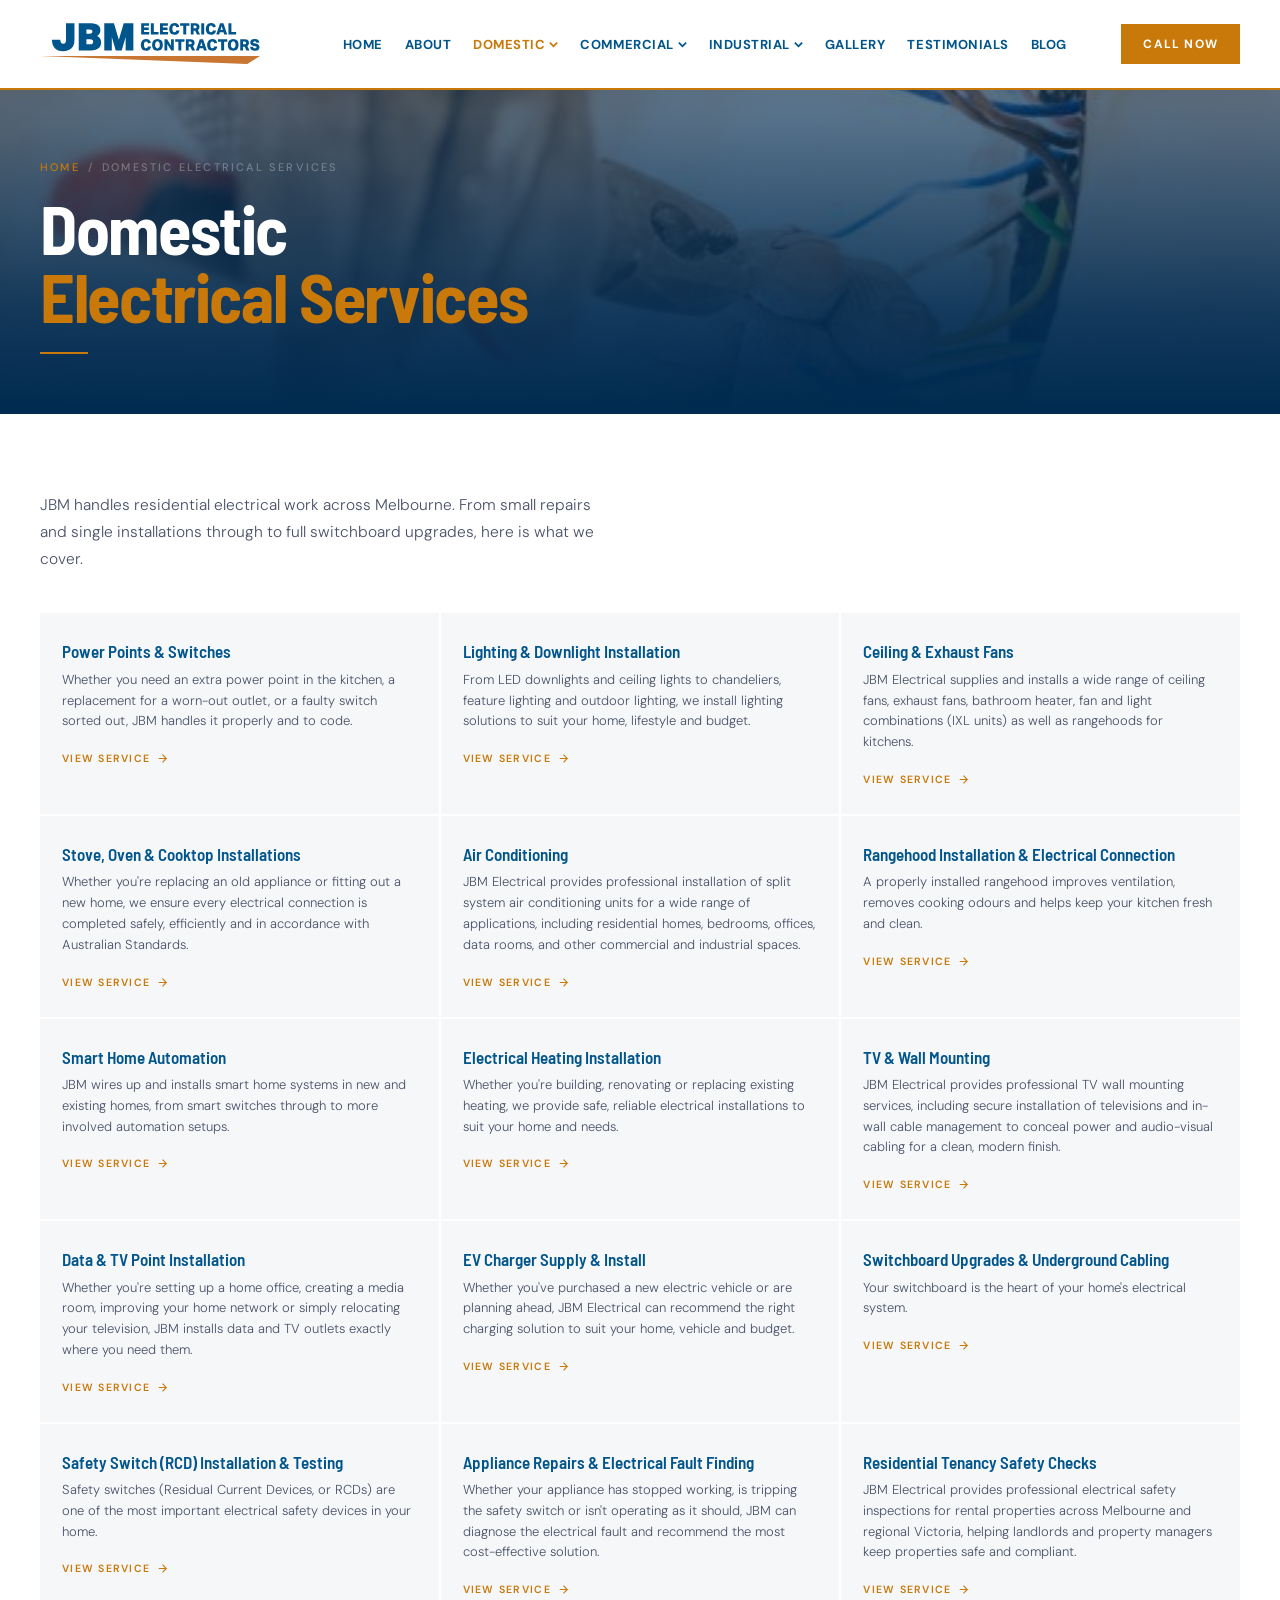
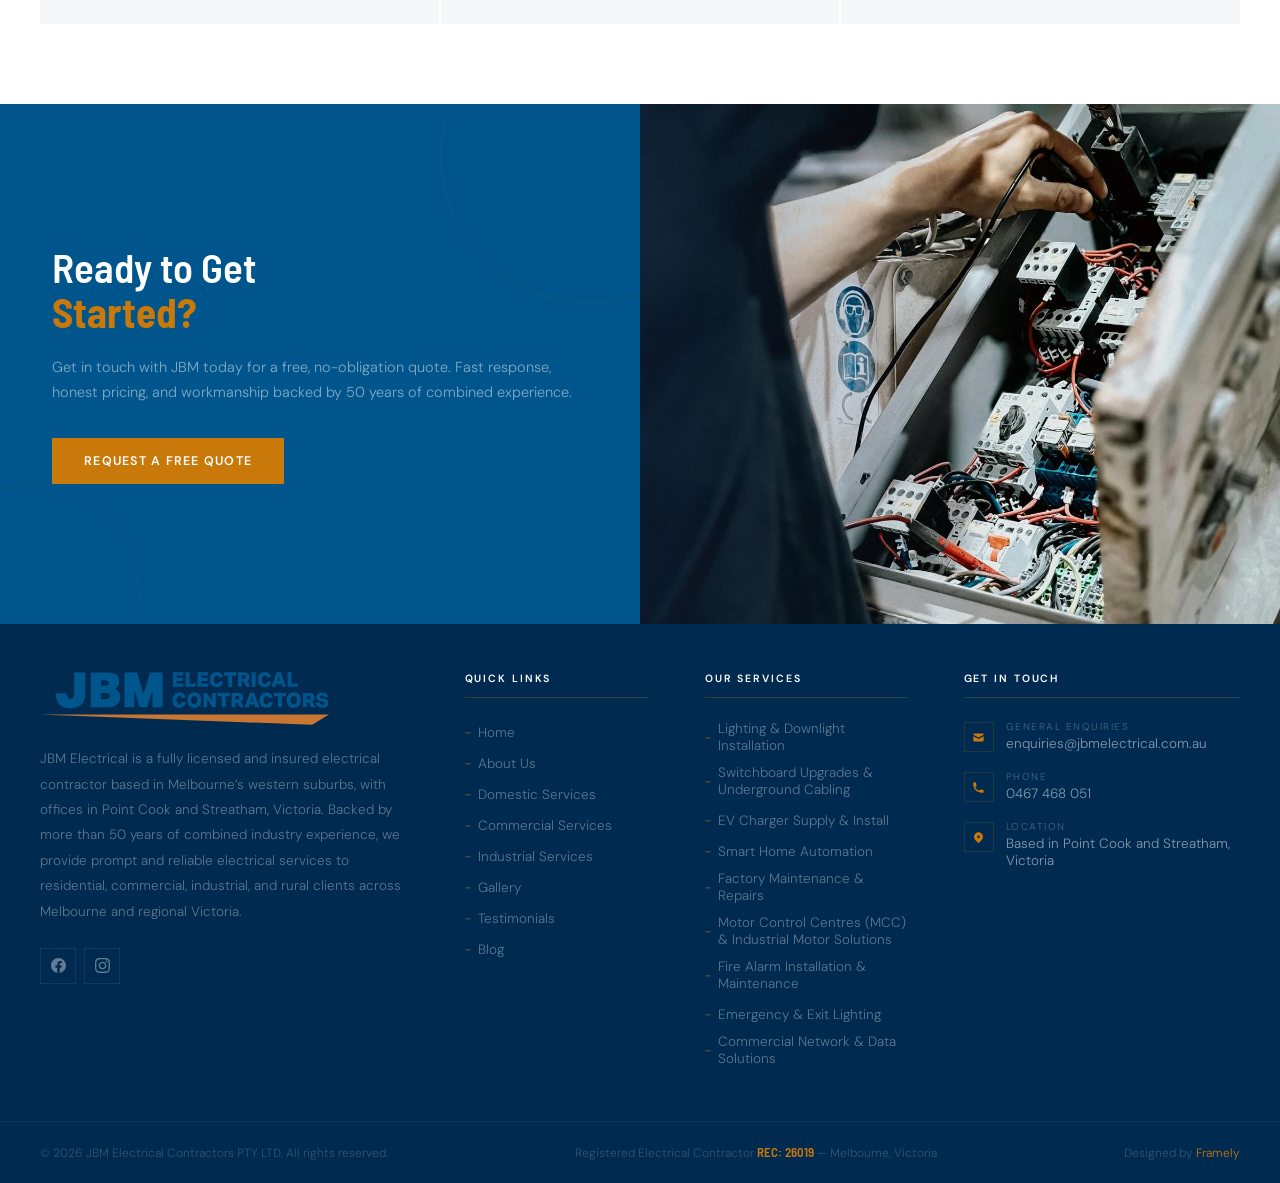
<file: domestic.html>
<!DOCTYPE html>
<html lang="en">
<head>
    <meta charset="UTF-8">
    <meta name="viewport" content="width=device-width, initial-scale=1.0">
    <title>Domestic Electrical Services | JBM Electrical Contractors</title>
    <link rel="icon" type="image/x-icon" href="assets/icons/favicon.ico">
    <meta name="description" content="Residential electrical services across Melbourne. Power points, lighting, switchboard upgrades, EV chargers, safety switches and more. Licensed and insured. REC 26019.">
    <link rel="preconnect" href="https://fonts.googleapis.com">
    <link rel="preconnect" href="https://fonts.gstatic.com" crossorigin>
    <link href="https://fonts.googleapis.com/css2?family=Barlow+Semi+Condensed:wght@300;400;500;600;700&family=DM+Sans:ital,wght@0,300;0,400;0,500;0,600;1,300&display=swap" rel="stylesheet">
        <link rel="preload" href="assets/images/domestic.jpg" as="image">
    <link rel="stylesheet" href="css/styles.css">
    <style>
        /* Hero */
        .svc-hero {
            min-height: 46vh; position: relative;
            display: flex; align-items: flex-end; overflow: hidden;
        }
        .svc-hero-bg {
            position: absolute; inset: 0;
            background-color: var(--navy-deep);
            background-size: cover; background-position: center 40%;
        }
        .svc-hero-overlay {
            position: absolute; inset: 0;
            background: linear-gradient(180deg, rgba(0,42,80,.5) 0%, rgba(0,42,80,.92) 75%, var(--navy-deep) 100%);
        }
        .svc-hero-inner {
            position: relative; z-index: 2;
            max-width: 1280px; width: 100%; margin: 0 auto;
            padding: 160px 40px 60px;
        }
        .svc-breadcrumb {
            display: flex; align-items: center; gap: 8px;
            font-size: 11px; letter-spacing: .2em; text-transform: uppercase;
            color: rgba(255,255,255,.3); margin-bottom: 20px; font-weight: 500;
        }
        .svc-breadcrumb a { color: var(--amber); }
        .svc-hero-title {
            font-family: "Barlow Semi Condensed", sans-serif;
            font-size: clamp(36px, 5.5vw, 68px);
            font-weight: 700; line-height: 1.0;
            color: var(--white); letter-spacing: -.02em; margin: 0;
        }
        .svc-hero-title em { color: var(--amber); font-style: normal; display: block; }
        .svc-hero-rule { width: 48px; height: 2px; background: var(--amber); margin-top: 22px; }
        .nav-active { color: var(--amber) !important; }
        #header.solid .nav-active { color: var(--amber) !important; }
        @media (max-width: 700px) {
            .svc-hero-inner { padding: 130px 20px 48px; }
            .svc-breadcrumb { display: none; }
        }

        
        /* =========================================================
           SERVICE PAGE LAYOUT
        ========================================================= */
        .sp-content-wrap {
            max-width: 1280px;
            margin: 0 auto;
            padding: 64px 40px 80px;
        }

        /* Overview */
        .sp-overview-intro {
            font-size: 15.5px; color: var(--text); line-height: 1.75;
            font-weight: 300; max-width: 580px;
            margin-top: 14px; margin-bottom: 40px;
        }
        .sp-overview-grid { display: grid; grid-template-columns: repeat(3,1fr); gap: 2px; }
        .sp-card {
            background: var(--off-white);
            padding: 26px 22px;
            border-top: 2px solid transparent;
            transition: border-color .2s, background .2s;
            display: block;
        }
        .sp-card:hover { border-top-color: var(--amber); background: var(--light-gray); }
        .sp-card-title {
            font-family: "Barlow Semi Condensed", sans-serif;
            font-size: 17px; font-weight: 600; color: var(--navy);
            margin-bottom: 8px; line-height: 1.2;
        }
        .sp-card-intro {
            font-size: 13px; color: var(--text);
            line-height: 1.6; margin-bottom: 14px; font-weight: 300;
        }
        .sp-card-arrow {
            display: inline-flex; align-items: center; gap: 6px;
            font-size: 10.5px; color: var(--amber);
            text-transform: uppercase; letter-spacing: .12em; font-weight: 600;
        }
        .sp-card-arrow svg { width: 13px; height: 13px; stroke: currentColor; fill: none; stroke-width: 2; }

        /* Service detail */
        .sp-detail-eyebrow {
            font-family: "DM Sans", sans-serif; font-size: 10.5px; font-weight: 500;
            letter-spacing: .25em; text-transform: uppercase;
            color: var(--amber); margin-bottom: 8px;
        }
        .sp-detail-title {
            font-family: "Barlow Semi Condensed", sans-serif;
            font-size: clamp(28px, 3.5vw, 48px);
            font-weight: 600; color: var(--navy);
            line-height: 1.06; margin-bottom: 20px; margin-top: 10px;
        }
        .sp-detail-intro {
            font-size: 16px; color: var(--text);
            line-height: 1.85; font-weight: 300; max-width: 720px;
        }
        .sp-detail-intro + .sp-detail-intro { margin-top: 18px; }
        .sp-detail-outro {
            font-size: 16px; color: var(--text);
            line-height: 1.85; font-weight: 300; max-width: 720px;
            margin-top: 32px;
        }
        .sp-detail-outro + .sp-detail-outro { margin-top: 18px; }
        .sp-includes-wrap {
            background: var(--off-white);
            padding: 32px 36px; margin-top: 36px;
            max-width: 860px;
        }
        .sp-includes-label {
            font-size: 10px; font-weight: 600; letter-spacing: .2em;
            text-transform: uppercase; color: var(--amber); margin-bottom: 20px;
        }
        /* Optional service photo: text left, sticky photo right (desktop) */
        .sp-detail-grid { display: grid; grid-template-columns: minmax(0,1fr) 400px; gap: 56px; align-items: start; }
        .sp-detail-grid .sp-includes-wrap { max-width: none; }
        .sp-detail-media { position: sticky; top: 110px; margin: 0; }
        .sp-detail-media::before {
            content: ""; position: absolute; top: 16px; left: -16px; width: 100%; height: 100%;
            border: 2px solid var(--amber); opacity: .25; z-index: 0;
        }
        .sp-detail-media img {
            position: relative; z-index: 1; display: block; width: 100%; height: auto;
            aspect-ratio: var(--ratio, 1 / 1); object-fit: cover;
        }
        @media (max-width: 1100px) {
            .sp-detail-grid { grid-template-columns: 1fr; gap: 32px; }
            .sp-detail-media { position: static; order: -1; }
            .sp-detail-media::before { display: none; }
            .sp-detail-media img { aspect-ratio: 3 / 2; }
        }
        .sp-includes-lead { font-size: 14.5px; line-height: 1.6; color: var(--text); margin: -6px 0 18px; }
        .sp-includes-grid { display: grid; grid-template-columns: 1fr 1fr; gap: 0 24px; }
        .sp-includes-item {
            display: flex; align-items: flex-start; gap: 12px;
            font-size: 14px; color: var(--navy); font-weight: 400;
            line-height: 1.45; padding: 8px 0;
            border-bottom: 1px solid var(--light-gray);
        }
        .sp-includes-item::before {
            content: ""; width: 6px; height: 6px;
            background: var(--amber); border-radius: 50%;
            flex-shrink: 0; margin-top: 5px;
        }
        .sp-related {
            margin-top: 48px; padding-top: 40px;
            border-top: 1px solid var(--light-gray);
            max-width: 860px;
        }
        .sp-related-label {
            font-size: 10px; font-weight: 600; letter-spacing: .2em;
            text-transform: uppercase; color: var(--mid-gray); margin-bottom: 16px;
        }
        .sp-related-links { display: flex; flex-wrap: wrap; gap: 8px; }
        .sp-related-link {
            display: inline-flex; align-items: center;
            padding: 9px 18px;
            border: 1.5px solid var(--light-gray);
            font-size: 13px; color: var(--navy); font-weight: 500;
            transition: border-color .18s, color .18s;
        }
        .sp-related-link:hover { border-color: var(--amber); color: var(--amber); }

        /* Responsive */
        @media (max-width: 1100px) {
            .sp-overview-grid { grid-template-columns: repeat(2,1fr); }
        }
        @media (max-width: 700px) {
            .sp-content-wrap { padding: 40px 20px 60px; }
            .sp-overview-grid { grid-template-columns: 1fr 1fr; }
            .sp-includes-grid { grid-template-columns: 1fr; }
            .sp-includes-wrap { padding: 22px 20px; }
        }
        @media (max-width: 480px) {
            .sp-overview-grid { grid-template-columns: 1fr; }
            .sp-content-wrap { padding: 28px 16px 48px; }
        }
            </style>
</head>
<body>

<!-- ============================================================
     HEADER & NAVIGATION
============================================================ -->
<header id="header">
    <div class="header-wrap">
        <a href="index.html" class="logo">
            <img id="logo-src" class="logo-color" src="assets/images/jbm-logo.svg" alt="JBM Electrical Contractors">
        </a>
        <nav>
            <div class="nav-item"><a href="index.html" class="nav-link">Home</a></div>
            <div class="nav-item"><a href="about.html" class="nav-link">About</a></div>
            <div class="nav-item">
                <a href="domestic.html" class="nav-link nav-active">Domestic <svg class="chevron" viewBox="0 0 10 6"><path d="M1 1l4 4 4-4"/></svg></a>
                <div class="dropdown">
                    <a href="domestic.html#power-points-switches" class="dd-link">Power Points &amp; Switches</a>
                    <a href="domestic.html#lighting-downlights" class="dd-link">Lighting &amp; Downlight Installation</a>
                    <a href="domestic.html#ceiling-exhaust-fans" class="dd-link">Ceiling &amp; Exhaust Fans</a>
                    <a href="domestic.html#stove-oven-cooktop" class="dd-link">Stove, Oven &amp; Cooktop Installations</a>
                    <a href="domestic.html#air-conditioning" class="dd-link">Air Conditioning</a>
                    <a href="domestic.html#rangehood-installations" class="dd-link">Rangehood Installation &amp; Electrical Connection</a>
                    <a href="domestic.html#smart-home-automation" class="dd-link">Smart Home Automation</a>
                    <a href="domestic.html#electrical-heating" class="dd-link">Electrical Heating Installation</a>
                    <a href="domestic.html#tv-wall-mounting" class="dd-link">TV &amp; Wall Mounting</a>
                    <a href="domestic.html#data-tv-points" class="dd-link">Data &amp; TV Point Installation</a>
                    <a href="domestic.html#ev-charger" class="dd-link">EV Charger Supply &amp; Install</a>
                    <a href="domestic.html#switchboard-upgrades" class="dd-link">Switchboard Upgrades &amp; Underground Cabling</a>
                    <a href="domestic.html#safety-switches" class="dd-link">Safety Switch (RCD) Installation &amp; Testing</a>
                    <a href="domestic.html#appliance-repairs" class="dd-link">Appliance Repairs &amp; Electrical Fault Finding</a>
                    <a href="domestic.html#tenancy-safety-checks" class="dd-link">Residential Tenancy Safety Checks</a>
                </div>
            </div>
            <div class="nav-item">
                <a href="commercial.html" class="nav-link">Commercial <svg class="chevron" viewBox="0 0 10 6"><path d="M1 1l4 4 4-4"/></svg></a>
                <div class="dropdown">
                    <a href="commercial.html#shop-fitouts" class="dd-link">Commercial Shop Fit-outs</a>
                    <a href="commercial.html#tenant-improvements" class="dd-link">Commercial Tenant Improvement Works</a>
                    <a href="commercial.html#medical-dental" class="dd-link">Medical &amp; Dental Centre Electrical Services</a>
                    <a href="commercial.html#bakeries-hospitality" class="dd-link">Bakeries &amp; Hospitality Electrical Services</a>
                    <a href="commercial.html#shopping-centre-maintenance" class="dd-link">Shopping Centre Electrical Maintenance</a>
                    <a href="commercial.html#lighting-installations" class="dd-link">Commercial Lighting Installation &amp; Upgrades</a>
                    <a href="commercial.html#new-construction-wiring" class="dd-link">New Commercial Construction Wiring</a>
                    <a href="commercial.html#emergency-exit-lighting" class="dd-link">Emergency &amp; Exit Lighting</a>
                    <a href="commercial.html#ev-charger" class="dd-link">EV Charger Supply &amp; Install</a>
                    <a href="commercial.html#fire-alarm" class="dd-link">Fire Alarm Installation &amp; Maintenance</a>
                    <a href="commercial.html#network-data" class="dd-link">Commercial Network &amp; Data Solutions</a>
                    <a href="commercial.html#lighting-design-energy" class="dd-link">Lighting Design &amp; Energy Efficient Upgrades</a>
                    <a href="commercial.html#fault-finding" class="dd-link">Commercial Electrical Fault Finding &amp; Repairs</a>
                    <a href="commercial.html#testing-compliance" class="dd-link">Electrical Testing &amp; Compliance</a>
                </div>
            </div>
            <div class="nav-item">
                <a href="industrial.html" class="nav-link">Industrial <svg class="chevron" viewBox="0 0 10 6"><path d="M1 1l4 4 4-4"/></svg></a>
                <div class="dropdown">
                    <a href="industrial.html#factory-maintenance" class="dd-link">Factory Maintenance &amp; Repairs</a>
                    <a href="industrial.html#crane-pump-maintenance" class="dd-link">Crane &amp; Pump Electrical Maintenance</a>
                    <a href="industrial.html#motor-control-centres" class="dd-link">Motor Control Centres (MCC) &amp; Industrial Motor Solutions</a>
                    <a href="industrial.html#heavy-machinery-wiring" class="dd-link">Heavy Machinery Wiring &amp; Electrical Connections</a>
                    <a href="industrial.html#cable-ladder" class="dd-link">Cable Tray, Ladder &amp; Industrial Cable Installations</a>
                    <a href="industrial.html#high-bay-lighting" class="dd-link">High Bay Lighting Installation &amp; Upgrades</a>
                    <a href="industrial.html#3-phase-power" class="dd-link">3 Phase Power Installations</a>
                    <a href="industrial.html#new-machinery-cabling" class="dd-link">New Machinery Cabling &amp; Electrical Connections</a>
                    <a href="industrial.html#shed-office-power" class="dd-link">Shed &amp; Office Power Installations</a>
                    <a href="industrial.html#fault-finding" class="dd-link">Industrial Electrical Fault Finding &amp; Repairs</a>
                    <a href="industrial.html#power-upgrades" class="dd-link">Power Upgrades &amp; Electricity Distributor Liaison</a>
                    <a href="industrial.html#lighting-design-energy" class="dd-link">Industrial Lighting Design &amp; Energy Efficient Upgrades</a>
                </div>
            </div>
            <div class="nav-item"><a href="gallery.html" class="nav-link">Gallery</a></div>
            <div class="nav-item"><a href="index.html#testimonials" class="nav-link">Testimonials</a></div>
            <div class="nav-item"><a href="blog.html" class="nav-link">Blog</a></div>
        </nav>
        <a href="index.html#enquiry" class="h-cta">Call Now</a>
        <div class="ham" id="ham" onclick="toggleNav()"><span></span><span></span><span></span></div>
    </div>
</header>

<!-- ============================================================
     MOBILE NAVIGATION
============================================================ -->
<div id="mob-nav">
    <button class="mob-close" onclick="toggleNav()">&#215;</button>
    <a href="index.html" class="mob-link">Home</a>
    <a href="about.html" class="mob-link">About</a>
    <a href="domestic.html" class="mob-link">Domestic Services</a>
    <a href="commercial.html" class="mob-link">Commercial Services</a>
    <a href="industrial.html" class="mob-link">Industrial Services</a>
    <a href="gallery.html" class="mob-link">Gallery</a>
    <a href="index.html#testimonials" class="mob-link">Testimonials</a>
    <a href="blog.html" class="mob-link">Blog</a>
</div>

<!-- ============================================================
     HERO
============================================================ -->
<section class="svc-hero">
    <div class="svc-hero-bg" style="background-image:url('assets/images/domestic.jpg');"></div>
    <div class="svc-hero-overlay"></div>
    <div class="svc-hero-inner">
        <div class="svc-breadcrumb">
            <a href="index.html">Home</a>
            <span>/</span>
            Domestic Electrical Services
        </div>
        <h1 class="svc-hero-title">
            Domestic
            <em>Electrical Services</em>
        </h1>
        <div class="svc-hero-rule"></div>
    </div>
</section>

<!-- ============================================================
     SERVICE SECTION
============================================================ -->
<section id="services-section" style="background:var(--white);">
    <div class="sp-content-wrap">
        <div class="sp-content-inner">
            <div id="service-content"></div>
        </div>
    </div>
</section>

<!-- ============================================================
     CTA
============================================================ -->
<section id="cta">
    <div class="cta-left">
        <h2 class="cta-title">
            Ready to Get<br>
            <strong>Started?</strong>
        </h2>
        <p class="cta-sub">Get in touch with JBM today for a free, no-obligation quote. Fast response, honest pricing, and workmanship backed by 50 years of combined experience.</p>
        <div class="cta-btns">
            <a href="index.html#enquiry" class="btn-amber">Request a Free Quote</a>
        </div>
    </div>
    <div class="cta-right">
        <img class="cta-img" src="assets/images/cta-bg.webp" alt="JBM Electrical team at work" loading="lazy" onerror="this.style.display='none'">
        <div class="cta-img-overlay"></div>
    </div>
</section>

<!-- ============================================================
     FOOTER
============================================================ -->
<footer id="contact">
    <div class="foot-inner">
        <div>
            <img class="foot-logo" src="assets/images/jbm-logo.svg" alt="JBM Electrical Contractors">
            <p class="foot-about">JBM Electrical is a fully licensed and insured electrical contractor based in Melbourne’s western suburbs, with offices in Point Cook and Streatham, Victoria. Backed by more than 50 years of combined industry experience, we provide prompt and reliable electrical services to residential, commercial, industrial, and rural clients across Melbourne and regional Victoria.</p>
            <div class="foot-social">
                <a href="https://facebook.com" target="_blank" class="soc-btn" title="Facebook">
                    <svg viewBox="0 0 24 24"><path d="M24 12.073c0-6.627-5.373-12-12-12s-12 5.373-12 12c0 5.99 4.388 10.954 10.125 11.854v-8.385H7.078v-3.47h3.047V9.43c0-3.007 1.792-4.669 4.533-4.669 1.312 0 2.686.235 2.686.235v2.953H15.83c-1.491 0-1.956.925-1.956 1.874v2.25h3.328l-.532 3.47h-2.796v8.385C19.612 23.027 24 18.062 24 12.073z"/></svg>
                </a>
                <a href="https://instagram.com" target="_blank" class="soc-btn" title="Instagram">
                    <svg viewBox="0 0 24 24"><path d="M12 2.163c3.204 0 3.584.012 4.85.07 3.252.148 4.771 1.691 4.919 4.919.058 1.265.069 1.645.069 4.849 0 3.205-.012 3.584-.069 4.849-.149 3.225-1.664 4.771-4.919 4.919-1.266.058-1.644.07-4.85.07-3.204 0-3.584-.012-4.849-.07-3.26-.149-4.771-1.699-4.919-4.92-.058-1.265-.07-1.644-.07-4.849 0-3.204.013-3.583.07-4.849.149-3.227 1.664-4.771 4.919-4.919 1.266-.057 1.645-.069 4.849-.069zm0-2.163c-3.259 0-3.667.014-4.947.072-4.358.2-6.78 2.618-6.98 6.98-.059 1.281-.073 1.689-.073 4.948 0 3.259.014 3.668.072 4.948.2 4.358 2.618 6.78 6.98 6.98 1.281.058 1.689.072 4.948.072 3.259 0 3.668-.014 4.948-.072 4.354-.2 6.782-2.618 6.979-6.98.059-1.28.073-1.689.073-4.948 0-3.259-.014-3.667-.072-4.947-.196-4.354-2.617-6.78-6.979-6.98-1.281-.059-1.69-.073-4.949-.073zm0 5.838c-3.403 0-6.162 2.759-6.162 6.162s2.759 6.163 6.162 6.163 6.162-2.759 6.162-6.163c0-3.403-2.759-6.162-6.162-6.162zm0 10.162c-2.209 0-4-1.79-4-4 0-2.209 1.791-4 4-4s4 1.791 4 4c0 2.21-1.791 4-4 4zm6.406-11.845c-.796 0-1.441.645-1.441 1.44s.645 1.44 1.441 1.44c.795 0 1.439-.645 1.439-1.44s-.644-1.44-1.439-1.44z"/></svg>
                </a>
            </div>
        </div>
        <div>
            <div class="foot-col-title">Quick Links</div>
            <ul class="foot-links">
                <li><a href="index.html">Home</a></li>
                <li><a href="about.html">About Us</a></li>
                <li><a href="domestic.html">Domestic Services</a></li>
                <li><a href="commercial.html">Commercial Services</a></li>
                <li><a href="industrial.html">Industrial Services</a></li>
                <li><a href="gallery.html">Gallery</a></li>
                <li><a href="index.html#testimonials">Testimonials</a></li>
                <li><a href="blog.html">Blog</a></li>
            </ul>
        </div>
        <div>
            <div class="foot-col-title">Our Services</div>
            <ul class="foot-links">
                <li><a href="domestic.html#lighting-downlights">Lighting &amp; Downlight Installation</a></li>
                <li><a href="domestic.html#switchboard-upgrades">Switchboard Upgrades &amp; Underground Cabling</a></li>
                <li><a href="domestic.html#ev-charger">EV Charger Supply &amp; Install</a></li>
                <li><a href="domestic.html#smart-home-automation">Smart Home Automation</a></li>
                <li><a href="industrial.html#factory-maintenance">Factory Maintenance &amp; Repairs</a></li>
                <li><a href="industrial.html#motor-control-centres">Motor Control Centres (MCC) &amp; Industrial Motor Solutions</a></li>
                <li><a href="commercial.html#fire-alarm">Fire Alarm Installation &amp; Maintenance</a></li>
                <li><a href="commercial.html#emergency-exit-lighting">Emergency &amp; Exit Lighting</a></li>
                <li><a href="commercial.html#network-data">Commercial Network &amp; Data Solutions</a></li>
            </ul>
        </div>
        <div>
            <div class="foot-col-title">Get In Touch</div>
            <div class="foot-contact-row">
                <div class="foot-ico"><svg viewBox="0 0 20 20"><path d="M2.003 5.884L10 9.882l7.997-3.998A2 2 0 0016 4H4a2 2 0 00-1.997 1.884z"/><path d="M18 8.118l-8 4-8-4V14a2 2 0 002 2h12a2 2 0 002-2V8.118z"/></svg></div>
                <div>
                    <div class="foot-c-lbl">General Enquiries</div>
                    <div class="foot-c-val"><a href="mailto:enquiries@jbmelectrical.com.au">enquiries@jbmelectrical.com.au</a></div>
                </div>
            </div>
            <div class="foot-contact-row">
                <div class="foot-ico"><svg viewBox="0 0 20 20"><path d="M2 3a1 1 0 011-1h2.153a1 1 0 01.986.836l.74 4.435a1 1 0 01-.54 1.06l-1.548.773a11.037 11.037 0 006.105 6.105l.774-1.548a1 1 0 011.059-.54l4.435.74a1 1 0 01.836.986V17a1 1 0 01-1 1h-2C7.82 18 2 12.18 2 5V3z"/></svg></div>
                <div>
                    <div class="foot-c-lbl">Phone</div>
                    <div class="foot-c-val"><a href="tel:0467468051">0467 468 051</a></div>
                </div>
            </div>
            <div class="foot-contact-row">
                <div class="foot-ico"><svg viewBox="0 0 20 20"><path fill-rule="evenodd" d="M5.05 4.05a7 7 0 119.9 9.9L10 18.9l-4.95-4.95a7 7 0 010-9.9zM10 11a2 2 0 100-4 2 2 0 000 4z" clip-rule="evenodd"/></svg></div>
                <div>
                    <div class="foot-c-lbl">Location</div>
                    <div class="foot-c-val">Based in Point Cook and Streatham, Victoria</div>
                </div>
            </div>
        </div>
    </div>
    <div class="foot-bottom">
        <div class="foot-copy">&copy; 2026 JBM Electrical Contractors PTY LTD. All rights reserved.</div>
        <div class="foot-rec">Registered Electrical Contractor <span>REC: 26019</span> &mdash; Melbourne, Victoria</div>
        <div class="foot-copy"><span>Designed by <a href="https://framelywebdesigns.com" target="_blank" rel="noopener noreferrer" style="color:#C8790A;text-decoration:none;">Framely</a></span></div>
    </div>
</footer>

<script>
window.JBM_CATEGORY = "Domestic";
window.JBM_CATEGORY_INTRO = "JBM handles residential electrical work across Melbourne. From small repairs and single installations through to full switchboard upgrades, here is what we cover.";
window.JBM_SERVICES = {
    "power-points-switches": {
        image: { src: "assets/images/svc-power-points.avif", alt: "A JBM electrician wiring a wall power point", pos: "75% 40%" },
        title: "Power Points & Switches",
        intro: "Whether you need an extra power point in the kitchen, a replacement for a worn-out outlet, or a faulty switch sorted out, JBM handles it properly and to code.",
        includes: ["New power point installation","Replacement of damaged or faulty outlets","Outdoor and weatherproof power points","USB power points","Double and multi power point upgrades","Safety switch protected circuits"],
        related: ["switchboard-upgrades","safety-switches","data-tv-points"]
    },
    "lighting-downlights": {
        image: { src: "assets/images/svc-lighting.avif", alt: "A JBM electrician installing a ceiling light", pos: "35% 40%" },
        title: "Lighting & Downlight Installation",
        intro: [
            "From LED downlights and ceiling lights to chandeliers, feature lighting and outdoor lighting, we install lighting solutions to suit your home, lifestyle and budget."
        ],
        includes: [
            "LED downlight supply and installation",
            "Replacement of old halogen lights",
            "Ceiling, pendant and feature lighting",
            "Chandelier and decorative lighting",
            "Dimmer and smart lighting installation",
            "Kitchen, bathroom and living area lighting",
            "Outdoor, security and sensor lighting",
            "Garage, shed and workshop lighting",
            "Fault finding and light fitting replacement",
            "Energy-efficient lighting advice",
            "Testing and certification to Australian Standards"
        ],
        related: ["ceiling-exhaust-fans","smart-home-automation","electrical-heating"]
    },
    "ceiling-exhaust-fans": {
        title: "Ceiling & Exhaust Fans",
        intro: [
            "JBM Electrical supplies and installs a wide range of ceiling fans, exhaust fans, bathroom heater, fan and light combinations (IXL units) as well as rangehoods for kitchens."
        ],
        includes: [
            "Bathroom exhaust fan (ducted & non ducted) installation",
            "Bathroom Heat/Fan/Light Combo (IXL) Installation",
            "Kitchen rangehood installation and replacement",
            "Remote and Wall controlled Ceiling Fan installation",
            "Wall Mount Fan installation"
        ],
        related: ["air-conditioning","lighting-downlights","rangehood-installations"]
    },
    "stove-oven-cooktop": {
        title: "Stove, Oven & Cooktop Installations",
        intro: [
            "Whether you're replacing an old appliance or fitting out a new home, we ensure every electrical connection is completed safely, efficiently and in accordance with Australian Standards. We can also inspect your existing wiring and switchboard to ensure it is suitable for your new appliance."
        ],
        includes: [
            "Installation and electrical connection of electric ovens",
            "Cooktop installation (electric and induction)",
            "Rangehood installation and connection",
            "Dedicated circuits for high-demand appliances",
            "Appliance disconnection and replacement",
            "Circuit testing and safety checks",
            "Switchboard upgrades where required",
            "Testing, commissioning and compliance certification"
        ],
        outro: [
            "If your new appliance requires additional wiring, a dedicated circuit or a switchboard upgrade, JBM can complete the entire job from start to finish, ensuring your installation is safe, reliable and fully compliant."
        ],
        related: ["rangehood-installations","power-points-switches","appliance-repairs"]
    },
    "air-conditioning": {
        image: { src: "assets/images/svc-air-conditioning.avif", alt: "A JBM electrician installing a split system air conditioner", pos: "100% 40%", ratio: "4 / 3" },
        title: "Air Conditioning",
        intro: [
            "JBM Electrical provides professional installation of split system air conditioning units for a wide range of applications, including residential homes, bedrooms, offices, data rooms, and other commercial and industrial spaces."
        ],
        includes: [
            "Electrical connection for new AC units",
            "Dedicated circuit installations with Isolator",
            "Power point for split system outdoor units",
            "Replacement of existing aircon unit",
            "Installations done on Single and Double storey houses/buildings",
            "Upgrade switchboard to accommodate new air conditioning"
        ],
        related: ["ceiling-exhaust-fans","electrical-heating","switchboard-upgrades"]
    },
    "rangehood-installations": {
        title: "Rangehood Installation & Electrical Connection",
        intro: [
            "A properly installed rangehood improves ventilation, removes cooking odours and helps keep your kitchen fresh and clean. JBM Electrical Contractors provides professional rangehood installation and electrical connection services across Melbourne and regional country towns."
        ],
        includes: [
            "Electrical connection of new rangehoods",
            "Hardwired rangehood installations",
            "Installation of new power points where required",
            "Replacement of existing rangehoods",
            "Electrical disconnection and reconnection during kitchen renovations",
            "Dedicated electrical circuits where required",
            "Wiring alterations for new kitchen layouts",
            "Fault finding and repairs to existing rangehood circuits"
        ],
        related: ["stove-oven-cooktop","power-points-switches","lighting-downlights"]
    },
    "smart-home-automation": {
        title: "Smart Home Automation",
        intro: "JBM wires up and installs smart home systems in new and existing homes, from smart switches through to more involved automation setups.",
        includes: ["Smart switch installation","Smart lighting controls","Automated dimming systems","Integration with existing wiring","New circuit installation for smart systems","Wi-fi access point wiring"],
        related: ["lighting-downlights","data-tv-points","power-points-switches"]
    },
    "electrical-heating": {
        title: "Electrical Heating Installation",
        intro: [
            "Whether you're building, renovating or replacing existing heating, we provide safe, reliable electrical installations to suit your home and needs."
        ],
        includes: [
            "Electric panel and wall-mounted heater installation",
            "Heated towel rail connections",
            "Dedicated circuits for heating systems",
            "Replacement of faulty or outdated heaters",
            "Electrical connections for heating appliances",
            "Fault finding and repairs",
            "Switchboard upgrades where required"
        ],
        related: ["air-conditioning","safety-switches","switchboard-upgrades"]
    },
    "tv-wall-mounting": {
        image: { src: "assets/images/svc-tv-mounting.avif", alt: "Two JBM electricians mounting a TV on a wall", pos: "50% 40%", ratio: "4 / 3" },
        title: "TV & Wall Mounting",
        intro: [
            "JBM Electrical provides professional TV wall mounting services, including secure installation of televisions and in-wall cable management to conceal power and audio-visual cabling for a clean, modern finish."
        ],
        includes: [
            "Wall mounting of TVs and digital smart frames",
            "Recessed power point installation for wall-mounted TVs",
            "TV mounting with concealed cabling and in-wall cable management",
            "New circuit installation where needed",
            "TV antenna installation",
            "Installation of projectors and screens",
            "Mounting of speakers and surround sound units"
        ],
        related: ["data-tv-points","power-points-switches","smart-home-automation"]
    },
    "data-tv-points": {
        title: "Data & TV Point Installation",
        intro: [
            "Whether you're setting up a home office, creating a media room, improving your home network or simply relocating your television, JBM installs data and TV outlets exactly where you need them. We ensure all cabling is neatly concealed wherever possible, professionally terminated and fully tested for reliable performance."
        ],
        includes: [
            "Data point installation",
            "TV antenna point installation",
            "Additional TV and data outlets for bedrooms, studies and living areas",
            "Home office and workstation data points",
            "NBN internal cabling and relocation",
            "Network cable installation and cable management",
            "Cable runs through walls, ceilings and roof spaces",
            "Conduit and cable containment installation",
            "Relocation of existing TV and data points",
            "TV wall-mount cable concealment",
            "Testing and certification of all data and TV cabling",
            "Fault finding and repairs to existing data and TV outlets"
        ],
        related: ["tv-wall-mounting","smart-home-automation","power-points-switches"]
    },
    "ev-charger": {
        title: "EV Charger Supply & Install",
        intro: [
            "Whether you've purchased a new electric vehicle or are planning ahead, JBM Electrical can recommend the right charging solution to suit your home, vehicle and budget."
        ],
        lead: "We manage the entire process from start to finish, including:",
        includes: [
            "Supply of quality EV chargers from leading manufacturers",
            "Professional installation by licensed A-Grade electricians",
            "Switchboard inspections and upgrades where required",
            "Dedicated circuit installation and safety protection",
            "Load assessment and maximum demand calculations",
            "Testing, commissioning and compliance certification",
            "User setup and demonstration to ensure you get the most from your new charger"
        ],
        related: ["switchboard-upgrades","power-points-switches","safety-switches"]
    },
    "switchboard-upgrades": {
        image: { src: "assets/images/svc-switchboard.avif", alt: "A JBM electrician working inside a switchboard", pos: "70% 40%" },
        title: "Switchboard Upgrades & Underground Cabling",
        intro: [
            "Your switchboard is the heart of your home's electrical system. If it's outdated, overloaded or doesn't meet current safety standards, it can pose a serious safety risk and limit your ability to add new electrical appliances such as EV chargers, air conditioners or solar systems.",
            "JBM Electrical Contractors provides professional switchboard upgrades, replacements and underground cabling services for homes across Melbourne and regional country towns."
        ],
        includes: [
            "Complete switchboard replacement",
            "Safety switch (RCD) installation and upgrades",
            "Circuit breaker replacement and upgrades",
            "Replacement of old ceramic fuses with modern protection",
            "Single-phase and three-phase distribution board installation",
            "Main switch upgrades",
            "Underground consumer mains and underground cabling installation",
            "Capacity upgrades for home extensions, renovations and new electrical loads",
            "Switchboard upgrades for EV chargers, solar systems and battery storage",
            "Fault finding and repairs to existing switchboards",
            "Meter panel upgrades where required",
            "Testing, commissioning and compliance certification"
        ],
        related: ["safety-switches","ev-charger","electrical-heating"]
    },
    "safety-switches": {
        title: "Safety Switch (RCD) Installation & Testing",
        intro: [
            "Safety switches (Residual Current Devices, or RCDs) are one of the most important electrical safety devices in your home.",
            "JBM Electrical Contractors supplies, installs, tests and certifies safety switches for homes, rental properties, farms, businesses and commercial premises across Melbourne and regional country towns."
        ],
        lead: "Our services include:",
        includes: [
            "Installation of new safety switches (RCDs)",
            "Upgrading older switchboards to current Australian Standards",
            "Routine testing and compliance checks",
            "Fault finding for nuisance tripping and electrical issues",
            "Replacement of faulty or damaged RCDs",
            "Protection for power circuits, lighting circuits and specialised equipment",
            "Testing and certification to Australian Standards",
            "Rental property electrical safety inspections"
        ],
        related: ["switchboard-upgrades","tenancy-safety-checks","ev-charger"]
    },
    "appliance-repairs": {
        title: "Appliance Repairs & Electrical Fault Finding",
        intro: [
            "Whether your appliance has stopped working, is tripping the safety switch or isn't operating as it should, JBM can diagnose the electrical fault and recommend the most cost-effective solution. If a repair is practical, we'll complete it safely. If replacement is the better option, we'll provide honest advice to help you make the right decision."
        ],
        includes: [
            "Electrical fault finding and diagnosis",
            "Appliance testing and safety checks",
            "Repairs to electrical faults in household appliances",
            "Oven and cooktop fault diagnosis",
            "Rangehood electrical repairs",
            "Electric hot water system fault finding",
            "Faulty switches, thermostats and heating elements",
            "Power cord and plug replacement where permitted",
            "Safe disconnection of faulty appliances",
            "Repair or replacement recommendation"
        ],
        related: ["stove-oven-cooktop","power-points-switches","safety-switches"]
    },
    "tenancy-safety-checks": {
        title: "Residential Tenancy Safety Checks",
        intro: [
            "JBM Electrical provides professional electrical safety inspections for rental properties across Melbourne and regional Victoria, helping landlords and property managers keep properties safe and compliant."
        ],
        includes: [
            "Electrical safety inspection",
            "Safety switch (RCD) testing",
            "Switchboard and wiring inspection",
            "Power point, switch and lighting checks",
            "Identification of damaged or non-compliant equipment",
            "Fault finding and repair recommendations",
            "Detailed inspection reports",
            "Compliance documentation"
        ],
        related: ["safety-switches","switchboard-upgrades","appliance-repairs"]
    }
};
</script>
<script src="js/scripts.js"></script>

</body>
</html>
</file>
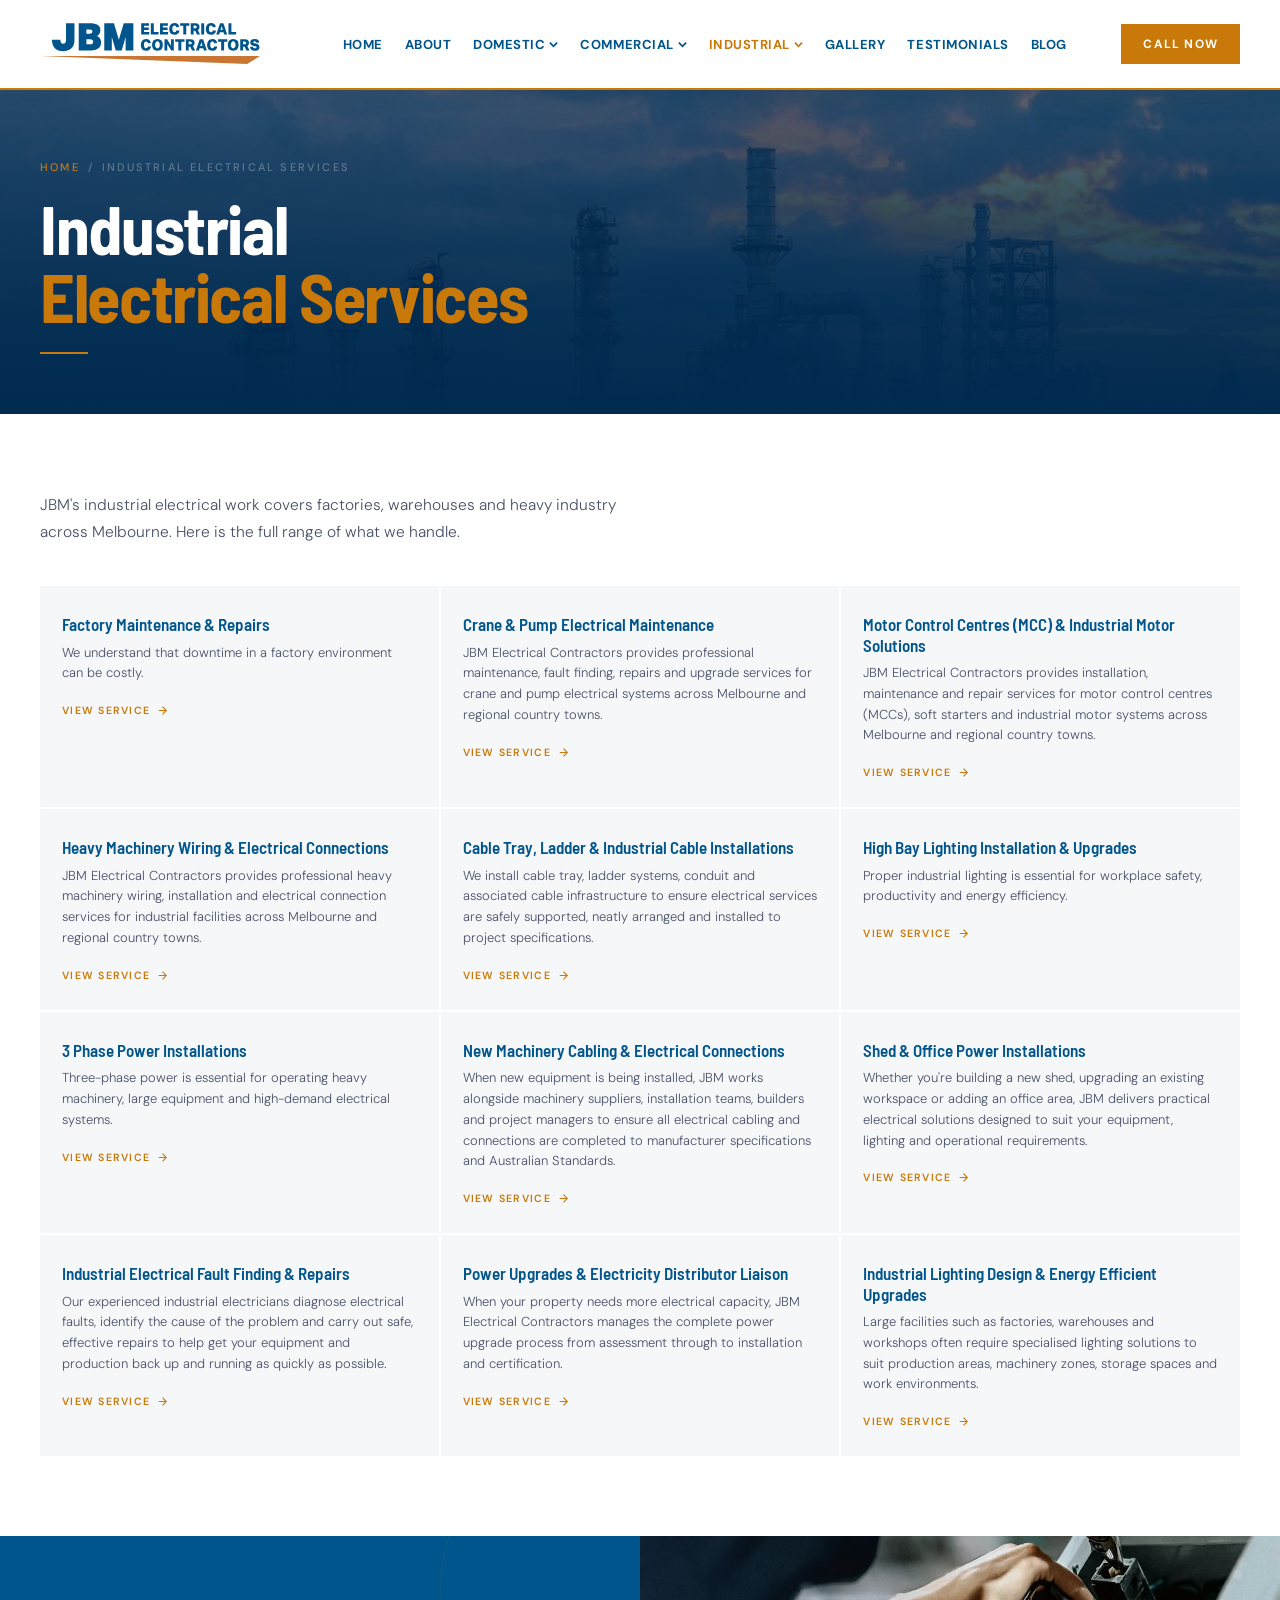
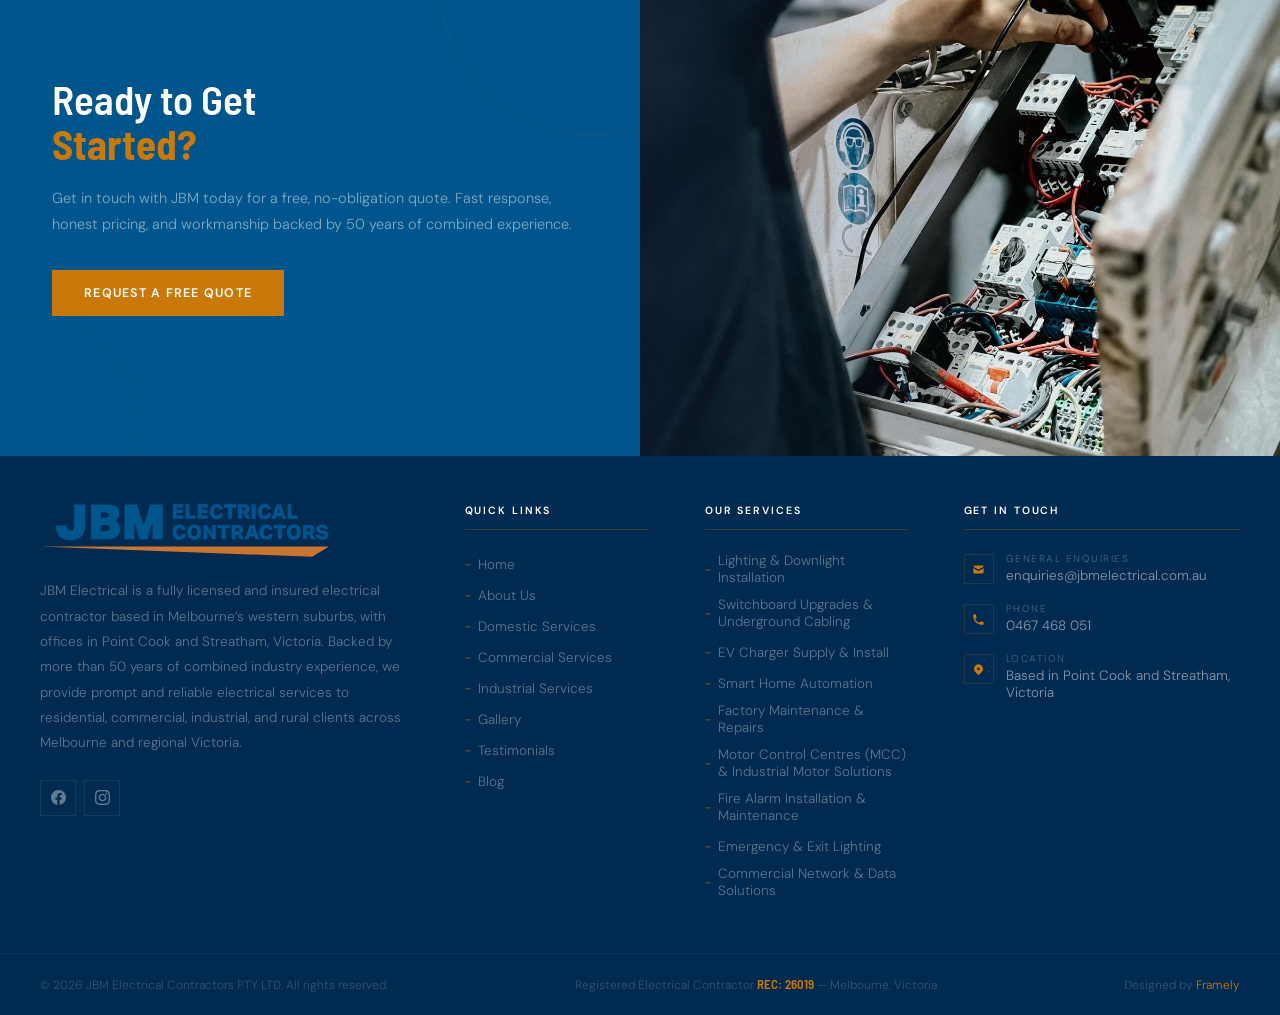
<file: industrial.html>
<!DOCTYPE html>
<html lang="en">
<head>
    <meta charset="UTF-8">
    <meta name="viewport" content="width=device-width, initial-scale=1.0">
    <title>Industrial Electrical Services | JBM Electrical Contractors</title>
    <link rel="icon" type="image/x-icon" href="assets/icons/favicon.ico">
    <meta name="description" content="Industrial electrical services across Melbourne. Factory maintenance, motor control centres, 3 phase power, high bay lighting, power upgrades and more. Licensed. REC 26019.">
    <link rel="preconnect" href="https://fonts.googleapis.com">
    <link rel="preconnect" href="https://fonts.gstatic.com" crossorigin>
    <link href="https://fonts.googleapis.com/css2?family=Barlow+Semi+Condensed:wght@300;400;500;600;700&family=DM+Sans:ital,wght@0,300;0,400;0,500;0,600;1,300&display=swap" rel="stylesheet">
        <link rel="preload" href="assets/images/industrial.jpg" as="image">
    <link rel="stylesheet" href="css/styles.css">
    <style>
        /* Hero */
        .svc-hero {
            min-height: 46vh; position: relative;
            display: flex; align-items: flex-end; overflow: hidden;
        }
        .svc-hero-bg {
            position: absolute; inset: 0;
            background-color: var(--navy-deep);
            background-size: cover; background-position: center 40%;
        }
        .svc-hero-overlay {
            position: absolute; inset: 0;
            background: linear-gradient(180deg, rgba(0,42,80,.5) 0%, rgba(0,42,80,.92) 75%, var(--navy-deep) 100%);
        }
        .svc-hero-inner {
            position: relative; z-index: 2;
            max-width: 1280px; width: 100%; margin: 0 auto;
            padding: 160px 40px 60px;
        }
        .svc-breadcrumb {
            display: flex; align-items: center; gap: 8px;
            font-size: 11px; letter-spacing: .2em; text-transform: uppercase;
            color: rgba(255,255,255,.3); margin-bottom: 20px; font-weight: 500;
        }
        .svc-breadcrumb a { color: var(--amber); }
        .svc-hero-title {
            font-family: "Barlow Semi Condensed", sans-serif;
            font-size: clamp(36px, 5.5vw, 68px);
            font-weight: 700; line-height: 1.0;
            color: var(--white); letter-spacing: -.02em; margin: 0;
        }
        .svc-hero-title em { color: var(--amber); font-style: normal; display: block; }
        .svc-hero-rule { width: 48px; height: 2px; background: var(--amber); margin-top: 22px; }
        .nav-active { color: var(--amber) !important; }
        #header.solid .nav-active { color: var(--amber) !important; }
        @media (max-width: 700px) {
            .svc-hero-inner { padding: 130px 20px 48px; }
            .svc-breadcrumb { display: none; }
        }

        
        /* =========================================================
           SERVICE PAGE LAYOUT
        ========================================================= */
        .sp-content-wrap {
            max-width: 1280px;
            margin: 0 auto;
            padding: 64px 40px 80px;
        }

        /* Overview */
        .sp-overview-intro {
            font-size: 15.5px; color: var(--text); line-height: 1.75;
            font-weight: 300; max-width: 580px;
            margin-top: 14px; margin-bottom: 40px;
        }
        .sp-overview-grid { display: grid; grid-template-columns: repeat(3,1fr); gap: 2px; }
        .sp-card {
            background: var(--off-white);
            padding: 26px 22px;
            border-top: 2px solid transparent;
            transition: border-color .2s, background .2s;
            display: block;
        }
        .sp-card:hover { border-top-color: var(--amber); background: var(--light-gray); }
        .sp-card-title {
            font-family: "Barlow Semi Condensed", sans-serif;
            font-size: 17px; font-weight: 600; color: var(--navy);
            margin-bottom: 8px; line-height: 1.2;
        }
        .sp-card-intro {
            font-size: 13px; color: var(--text);
            line-height: 1.6; margin-bottom: 14px; font-weight: 300;
        }
        .sp-card-arrow {
            display: inline-flex; align-items: center; gap: 6px;
            font-size: 10.5px; color: var(--amber);
            text-transform: uppercase; letter-spacing: .12em; font-weight: 600;
        }
        .sp-card-arrow svg { width: 13px; height: 13px; stroke: currentColor; fill: none; stroke-width: 2; }

        /* Service detail */
        .sp-detail-eyebrow {
            font-family: "DM Sans", sans-serif; font-size: 10.5px; font-weight: 500;
            letter-spacing: .25em; text-transform: uppercase;
            color: var(--amber); margin-bottom: 8px;
        }
        .sp-detail-title {
            font-family: "Barlow Semi Condensed", sans-serif;
            font-size: clamp(28px, 3.5vw, 48px);
            font-weight: 600; color: var(--navy);
            line-height: 1.06; margin-bottom: 20px; margin-top: 10px;
        }
        .sp-detail-intro {
            font-size: 16px; color: var(--text);
            line-height: 1.85; font-weight: 300; max-width: 720px;
        }
        .sp-detail-intro + .sp-detail-intro { margin-top: 18px; }
        .sp-detail-outro {
            font-size: 16px; color: var(--text);
            line-height: 1.85; font-weight: 300; max-width: 720px;
            margin-top: 32px;
        }
        .sp-detail-outro + .sp-detail-outro { margin-top: 18px; }
        .sp-includes-wrap {
            background: var(--off-white);
            padding: 32px 36px; margin-top: 36px;
            max-width: 860px;
        }
        .sp-includes-label {
            font-size: 10px; font-weight: 600; letter-spacing: .2em;
            text-transform: uppercase; color: var(--amber); margin-bottom: 20px;
        }
        .sp-includes-grid { display: grid; grid-template-columns: 1fr 1fr; gap: 0 24px; }
        .sp-includes-item {
            display: flex; align-items: flex-start; gap: 12px;
            font-size: 14px; color: var(--navy); font-weight: 400;
            line-height: 1.45; padding: 8px 0;
            border-bottom: 1px solid var(--light-gray);
        }
        .sp-includes-item::before {
            content: ""; width: 6px; height: 6px;
            background: var(--amber); border-radius: 50%;
            flex-shrink: 0; margin-top: 5px;
        }
        .sp-related {
            margin-top: 48px; padding-top: 40px;
            border-top: 1px solid var(--light-gray);
            max-width: 860px;
        }
        .sp-related-label {
            font-size: 10px; font-weight: 600; letter-spacing: .2em;
            text-transform: uppercase; color: var(--mid-gray); margin-bottom: 16px;
        }
        .sp-related-links { display: flex; flex-wrap: wrap; gap: 8px; }
        .sp-related-link {
            display: inline-flex; align-items: center;
            padding: 9px 18px;
            border: 1.5px solid var(--light-gray);
            font-size: 13px; color: var(--navy); font-weight: 500;
            transition: border-color .18s, color .18s;
        }
        .sp-related-link:hover { border-color: var(--amber); color: var(--amber); }

        /* Responsive */
        @media (max-width: 1100px) {
            .sp-overview-grid { grid-template-columns: repeat(2,1fr); }
        }
        @media (max-width: 700px) {
            .sp-content-wrap { padding: 40px 20px 60px; }
            .sp-overview-grid { grid-template-columns: 1fr 1fr; }
            .sp-includes-grid { grid-template-columns: 1fr; }
            .sp-includes-wrap { padding: 22px 20px; }
        }
        @media (max-width: 480px) {
            .sp-overview-grid { grid-template-columns: 1fr; }
            .sp-content-wrap { padding: 28px 16px 48px; }
        }
            </style>
</head>
<body>

<!-- ============================================================
     HEADER & NAVIGATION
============================================================ -->
<header id="header">
    <div class="header-wrap">
        <a href="index.html" class="logo">
            <img id="logo-src" class="logo-color" src="assets/images/jbm-logo.svg" alt="JBM Electrical Contractors">
        </a>
        <nav>
            <div class="nav-item"><a href="index.html" class="nav-link">Home</a></div>
            <div class="nav-item"><a href="about.html" class="nav-link">About</a></div>
            <div class="nav-item">
                <a href="domestic.html" class="nav-link">Domestic <svg class="chevron" viewBox="0 0 10 6"><path d="M1 1l4 4 4-4"/></svg></a>
                <div class="dropdown">
                    <a href="domestic.html#power-points-switches" class="dd-link">Power Points &amp; Switches</a>
                    <a href="domestic.html#lighting-downlights" class="dd-link">Lighting &amp; Downlight Installation</a>
                    <a href="domestic.html#ceiling-exhaust-fans" class="dd-link">Ceiling &amp; Exhaust Fans</a>
                    <a href="domestic.html#stove-oven-cooktop" class="dd-link">Stove, Oven &amp; Cooktop Installations</a>
                    <a href="domestic.html#air-conditioning" class="dd-link">Air Conditioning</a>
                    <a href="domestic.html#rangehood-installations" class="dd-link">Rangehood Installation &amp; Electrical Connection</a>
                    <a href="domestic.html#smart-home-automation" class="dd-link">Smart Home Automation</a>
                    <a href="domestic.html#electrical-heating" class="dd-link">Electrical Heating Installation</a>
                    <a href="domestic.html#tv-wall-mounting" class="dd-link">TV &amp; Wall Mounting</a>
                    <a href="domestic.html#data-tv-points" class="dd-link">Data &amp; TV Point Installation</a>
                    <a href="domestic.html#ev-charger" class="dd-link">EV Charger Supply &amp; Install</a>
                    <a href="domestic.html#switchboard-upgrades" class="dd-link">Switchboard Upgrades &amp; Underground Cabling</a>
                    <a href="domestic.html#safety-switches" class="dd-link">Safety Switch (RCD) Installation &amp; Testing</a>
                    <a href="domestic.html#appliance-repairs" class="dd-link">Appliance Repairs &amp; Electrical Fault Finding</a>
                    <a href="domestic.html#tenancy-safety-checks" class="dd-link">Residential Tenancy Safety Checks</a>
                </div>
            </div>
            <div class="nav-item">
                <a href="commercial.html" class="nav-link">Commercial <svg class="chevron" viewBox="0 0 10 6"><path d="M1 1l4 4 4-4"/></svg></a>
                <div class="dropdown">
                    <a href="commercial.html#shop-fitouts" class="dd-link">Commercial Shop Fit-outs</a>
                    <a href="commercial.html#tenant-improvements" class="dd-link">Commercial Tenant Improvement Works</a>
                    <a href="commercial.html#medical-dental" class="dd-link">Medical &amp; Dental Centre Electrical Services</a>
                    <a href="commercial.html#bakeries-hospitality" class="dd-link">Bakeries &amp; Hospitality Electrical Services</a>
                    <a href="commercial.html#shopping-centre-maintenance" class="dd-link">Shopping Centre Electrical Maintenance</a>
                    <a href="commercial.html#lighting-installations" class="dd-link">Commercial Lighting Installation &amp; Upgrades</a>
                    <a href="commercial.html#new-construction-wiring" class="dd-link">New Commercial Construction Wiring</a>
                    <a href="commercial.html#emergency-exit-lighting" class="dd-link">Emergency &amp; Exit Lighting</a>
                    <a href="commercial.html#ev-charger" class="dd-link">EV Charger Supply &amp; Install</a>
                    <a href="commercial.html#fire-alarm" class="dd-link">Fire Alarm Installation &amp; Maintenance</a>
                    <a href="commercial.html#network-data" class="dd-link">Commercial Network &amp; Data Solutions</a>
                    <a href="commercial.html#lighting-design-energy" class="dd-link">Lighting Design &amp; Energy Efficient Upgrades</a>
                    <a href="commercial.html#fault-finding" class="dd-link">Commercial Electrical Fault Finding &amp; Repairs</a>
                    <a href="commercial.html#testing-compliance" class="dd-link">Electrical Testing &amp; Compliance</a>
                </div>
            </div>
            <div class="nav-item">
                <a href="industrial.html" class="nav-link nav-active">Industrial <svg class="chevron" viewBox="0 0 10 6"><path d="M1 1l4 4 4-4"/></svg></a>
                <div class="dropdown">
                    <a href="industrial.html#factory-maintenance" class="dd-link">Factory Maintenance &amp; Repairs</a>
                    <a href="industrial.html#crane-pump-maintenance" class="dd-link">Crane &amp; Pump Electrical Maintenance</a>
                    <a href="industrial.html#motor-control-centres" class="dd-link">Motor Control Centres (MCC) &amp; Industrial Motor Solutions</a>
                    <a href="industrial.html#heavy-machinery-wiring" class="dd-link">Heavy Machinery Wiring &amp; Electrical Connections</a>
                    <a href="industrial.html#cable-ladder" class="dd-link">Cable Tray, Ladder &amp; Industrial Cable Installations</a>
                    <a href="industrial.html#high-bay-lighting" class="dd-link">High Bay Lighting Installation &amp; Upgrades</a>
                    <a href="industrial.html#3-phase-power" class="dd-link">3 Phase Power Installations</a>
                    <a href="industrial.html#new-machinery-cabling" class="dd-link">New Machinery Cabling &amp; Electrical Connections</a>
                    <a href="industrial.html#shed-office-power" class="dd-link">Shed &amp; Office Power Installations</a>
                    <a href="industrial.html#fault-finding" class="dd-link">Industrial Electrical Fault Finding &amp; Repairs</a>
                    <a href="industrial.html#power-upgrades" class="dd-link">Power Upgrades &amp; Electricity Distributor Liaison</a>
                    <a href="industrial.html#lighting-design-energy" class="dd-link">Industrial Lighting Design &amp; Energy Efficient Upgrades</a>
                </div>
            </div>
            <div class="nav-item"><a href="gallery.html" class="nav-link">Gallery</a></div>
            <div class="nav-item"><a href="index.html#testimonials" class="nav-link">Testimonials</a></div>
            <div class="nav-item"><a href="blog.html" class="nav-link">Blog</a></div>
        </nav>
        <a href="index.html#enquiry" class="h-cta">Call Now</a>
        <div class="ham" id="ham" onclick="toggleNav()"><span></span><span></span><span></span></div>
    </div>
</header>

<!-- ============================================================
     MOBILE NAVIGATION
============================================================ -->
<div id="mob-nav">
    <button class="mob-close" onclick="toggleNav()">&#215;</button>
    <a href="index.html" class="mob-link">Home</a>
    <a href="about.html" class="mob-link">About</a>
    <a href="domestic.html" class="mob-link">Domestic Services</a>
    <a href="commercial.html" class="mob-link">Commercial Services</a>
    <a href="industrial.html" class="mob-link">Industrial Services</a>
    <a href="gallery.html" class="mob-link">Gallery</a>
    <a href="index.html#testimonials" class="mob-link">Testimonials</a>
    <a href="blog.html" class="mob-link">Blog</a>
</div>

<!-- ============================================================
     HERO
============================================================ -->
<section class="svc-hero">
    <div class="svc-hero-bg" style="background-image:url('assets/images/industrial.jpg');"></div>
    <div class="svc-hero-overlay"></div>
    <div class="svc-hero-inner">
        <div class="svc-breadcrumb">
            <a href="index.html">Home</a>
            <span>/</span>
            Industrial Electrical Services
        </div>
        <h1 class="svc-hero-title">
            Industrial
            <em>Electrical Services</em>
        </h1>
        <div class="svc-hero-rule"></div>
    </div>
</section>

<!-- ============================================================
     SERVICE SECTION
============================================================ -->
<section id="services-section" style="background:var(--white);">
    <div class="sp-content-wrap">
        <div class="sp-content-inner">
            <div id="service-content"></div>
        </div>
    </div>
</section>

<!-- ============================================================
     CTA
============================================================ -->
<section id="cta">
    <div class="cta-left">
        <h2 class="cta-title">
            Ready to Get<br>
            <strong>Started?</strong>
        </h2>
        <p class="cta-sub">Get in touch with JBM today for a free, no-obligation quote. Fast response, honest pricing, and workmanship backed by 50 years of combined experience.</p>
        <div class="cta-btns">
            <a href="index.html#enquiry" class="btn-amber">Request a Free Quote</a>
        </div>
    </div>
    <div class="cta-right">
        <img class="cta-img" src="assets/images/cta-bg.webp" alt="JBM Electrical team at work" loading="lazy" onerror="this.style.display='none'">
        <div class="cta-img-overlay"></div>
    </div>
</section>

<!-- ============================================================
     FOOTER
============================================================ -->
<footer id="contact">
    <div class="foot-inner">
        <div>
            <img class="foot-logo" src="assets/images/jbm-logo.svg" alt="JBM Electrical Contractors">
            <p class="foot-about">JBM Electrical is a fully licensed and insured electrical contractor based in Melbourne’s western suburbs, with offices in Point Cook and Streatham, Victoria. Backed by more than 50 years of combined industry experience, we provide prompt and reliable electrical services to residential, commercial, industrial, and rural clients across Melbourne and regional Victoria.</p>
            <div class="foot-social">
                <a href="https://facebook.com" target="_blank" class="soc-btn" title="Facebook">
                    <svg viewBox="0 0 24 24"><path d="M24 12.073c0-6.627-5.373-12-12-12s-12 5.373-12 12c0 5.99 4.388 10.954 10.125 11.854v-8.385H7.078v-3.47h3.047V9.43c0-3.007 1.792-4.669 4.533-4.669 1.312 0 2.686.235 2.686.235v2.953H15.83c-1.491 0-1.956.925-1.956 1.874v2.25h3.328l-.532 3.47h-2.796v8.385C19.612 23.027 24 18.062 24 12.073z"/></svg>
                </a>
                <a href="https://instagram.com" target="_blank" class="soc-btn" title="Instagram">
                    <svg viewBox="0 0 24 24"><path d="M12 2.163c3.204 0 3.584.012 4.85.07 3.252.148 4.771 1.691 4.919 4.919.058 1.265.069 1.645.069 4.849 0 3.205-.012 3.584-.069 4.849-.149 3.225-1.664 4.771-4.919 4.919-1.266.058-1.644.07-4.85.07-3.204 0-3.584-.012-4.849-.07-3.26-.149-4.771-1.699-4.919-4.92-.058-1.265-.07-1.644-.07-4.849 0-3.204.013-3.583.07-4.849.149-3.227 1.664-4.771 4.919-4.919 1.266-.057 1.645-.069 4.849-.069zm0-2.163c-3.259 0-3.667.014-4.947.072-4.358.2-6.78 2.618-6.98 6.98-.059 1.281-.073 1.689-.073 4.948 0 3.259.014 3.668.072 4.948.2 4.358 2.618 6.78 6.98 6.98 1.281.058 1.689.072 4.948.072 3.259 0 3.668-.014 4.948-.072 4.354-.2 6.782-2.618 6.979-6.98.059-1.28.073-1.689.073-4.948 0-3.259-.014-3.667-.072-4.947-.196-4.354-2.617-6.78-6.979-6.98-1.281-.059-1.69-.073-4.949-.073zm0 5.838c-3.403 0-6.162 2.759-6.162 6.162s2.759 6.163 6.162 6.163 6.162-2.759 6.162-6.163c0-3.403-2.759-6.162-6.162-6.162zm0 10.162c-2.209 0-4-1.79-4-4 0-2.209 1.791-4 4-4s4 1.791 4 4c0 2.21-1.791 4-4 4zm6.406-11.845c-.796 0-1.441.645-1.441 1.44s.645 1.44 1.441 1.44c.795 0 1.439-.645 1.439-1.44s-.644-1.44-1.439-1.44z"/></svg>
                </a>
            </div>
        </div>
        <div>
            <div class="foot-col-title">Quick Links</div>
            <ul class="foot-links">
                <li><a href="index.html">Home</a></li>
                <li><a href="about.html">About Us</a></li>
                <li><a href="domestic.html">Domestic Services</a></li>
                <li><a href="commercial.html">Commercial Services</a></li>
                <li><a href="industrial.html">Industrial Services</a></li>
                <li><a href="gallery.html">Gallery</a></li>
                <li><a href="index.html#testimonials">Testimonials</a></li>
                <li><a href="blog.html">Blog</a></li>
            </ul>
        </div>
        <div>
            <div class="foot-col-title">Our Services</div>
            <ul class="foot-links">
                <li><a href="domestic.html#lighting-downlights">Lighting &amp; Downlight Installation</a></li>
                <li><a href="domestic.html#switchboard-upgrades">Switchboard Upgrades &amp; Underground Cabling</a></li>
                <li><a href="domestic.html#ev-charger">EV Charger Supply &amp; Install</a></li>
                <li><a href="domestic.html#smart-home-automation">Smart Home Automation</a></li>
                <li><a href="industrial.html#factory-maintenance">Factory Maintenance &amp; Repairs</a></li>
                <li><a href="industrial.html#motor-control-centres">Motor Control Centres (MCC) &amp; Industrial Motor Solutions</a></li>
                <li><a href="commercial.html#fire-alarm">Fire Alarm Installation &amp; Maintenance</a></li>
                <li><a href="commercial.html#emergency-exit-lighting">Emergency &amp; Exit Lighting</a></li>
                <li><a href="commercial.html#network-data">Commercial Network &amp; Data Solutions</a></li>
            </ul>
        </div>
        <div>
            <div class="foot-col-title">Get In Touch</div>
            <div class="foot-contact-row">
                <div class="foot-ico"><svg viewBox="0 0 20 20"><path d="M2.003 5.884L10 9.882l7.997-3.998A2 2 0 0016 4H4a2 2 0 00-1.997 1.884z"/><path d="M18 8.118l-8 4-8-4V14a2 2 0 002 2h12a2 2 0 002-2V8.118z"/></svg></div>
                <div>
                    <div class="foot-c-lbl">General Enquiries</div>
                    <div class="foot-c-val"><a href="mailto:enquiries@jbmelectrical.com.au">enquiries@jbmelectrical.com.au</a></div>
                </div>
            </div>
            <div class="foot-contact-row">
                <div class="foot-ico"><svg viewBox="0 0 20 20"><path d="M2 3a1 1 0 011-1h2.153a1 1 0 01.986.836l.74 4.435a1 1 0 01-.54 1.06l-1.548.773a11.037 11.037 0 006.105 6.105l.774-1.548a1 1 0 011.059-.54l4.435.74a1 1 0 01.836.986V17a1 1 0 01-1 1h-2C7.82 18 2 12.18 2 5V3z"/></svg></div>
                <div>
                    <div class="foot-c-lbl">Phone</div>
                    <div class="foot-c-val"><a href="tel:0467468051">0467 468 051</a></div>
                </div>
            </div>
            <div class="foot-contact-row">
                <div class="foot-ico"><svg viewBox="0 0 20 20"><path fill-rule="evenodd" d="M5.05 4.05a7 7 0 119.9 9.9L10 18.9l-4.95-4.95a7 7 0 010-9.9zM10 11a2 2 0 100-4 2 2 0 000 4z" clip-rule="evenodd"/></svg></div>
                <div>
                    <div class="foot-c-lbl">Location</div>
                    <div class="foot-c-val">Based in Point Cook and Streatham, Victoria</div>
                </div>
            </div>
        </div>
    </div>
    <div class="foot-bottom">
        <div class="foot-copy">&copy; 2026 JBM Electrical Contractors PTY LTD. All rights reserved.</div>
        <div class="foot-rec">Registered Electrical Contractor <span>REC: 26019</span> &mdash; Melbourne, Victoria</div>
        <div class="foot-copy"><span>Designed by <a href="https://framelywebdesigns.com" target="_blank" rel="noopener noreferrer" style="color:#C8790A;text-decoration:none;">Framely</a></span></div>
    </div>
</footer>

<script>
window.JBM_CATEGORY = "Industrial";
window.JBM_CATEGORY_INTRO = "JBM's industrial electrical work covers factories, warehouses and heavy industry across Melbourne. Here is the full range of what we handle.";
window.JBM_SERVICES = {
    "factory-maintenance": {
        title: "Factory Maintenance & Repairs",
        intro: [
            "We understand that downtime in a factory environment can be costly. JBM helps keep production running with scheduled preventative maintenance, fast breakdown response and professional electrical repairs across welding factories, manufacturing facilities, workshops and heavy industrial environments."
        ],
        includes: [
            "Scheduled preventative maintenance programs",
            "Breakdown response and emergency electrical repairs",
            "Industrial electrical fault finding and diagnosis",
            "Machine and equipment electrical repairs",
            "Wiring upgrades and modifications",
            "Three-phase power installation and repairs",
            "Switchboard inspections, maintenance and upgrades",
            "Motor, control and equipment wiring",
            "Safety switch (RCD) testing",
            "Electrical compliance testing",
            "Electrical installation upgrades",
            "Testing, reporting and maintenance documentation"
        ],
        related: ["fault-finding","heavy-machinery-wiring","motor-control-centres"]
    },
    "crane-pump-maintenance": {
        title: "Crane & Pump Electrical Maintenance",
        intro: [
            "JBM Electrical Contractors provides professional maintenance, fault finding, repairs and upgrade services for crane and pump electrical systems across Melbourne and regional country towns."
        ],
        includes: [
            "Electrical inspection and testing",
            "Crane electrical system maintenance",
            "Pump electrical system maintenance",
            "Motor wiring and control circuit work",
            "Control panel inspections and repairs",
            "Fault finding and diagnostics",
            "Component testing and replacement",
            "Contactor, relay and protection device replacement",
            "Cable and wiring repairs",
            "Three-phase motor testing",
            "Breakdown response and repairs",
            "Preventative maintenance programs",
            "Compliance testing and documentation"
        ],
        related: ["motor-control-centres","factory-maintenance","fault-finding"]
    },
    "motor-control-centres": {
        title: "Motor Control Centres (MCC) & Industrial Motor Solutions",
        intro: [
            "JBM Electrical Contractors provides installation, maintenance and repair services for motor control centres (MCCs), soft starters and industrial motor systems across Melbourne and regional country towns.",
            "We support industrial and manufacturing clients with reliable electrical solutions designed to keep machinery operating safely and efficiently. From new MCC installations through to fault finding, repairs and ongoing maintenance, JBM delivers professional industrial electrical services tailored to your facility."
        ],
        includes: [
            "Motor Control Centre (MCC) installation",
            "MCC modifications and upgrades",
            "Soft starter installation and commissioning",
            "Variable speed drive (VSD) installation and setup",
            "Industrial motor wiring",
            "Control circuit installation and modifications",
            "Motor protection equipment installation",
            "Electrical fault finding and diagnostics",
            "Motor control repairs and troubleshooting",
            "Breakdown response and repairs",
            "Preventative maintenance programs",
            "Testing, commissioning and compliance documentation"
        ],
        outro: [
            "JBM works closely with industrial operators, maintenance teams and equipment suppliers to ensure motor control systems are installed correctly, operate reliably and meet site requirements."
        ],
        related: ["crane-pump-maintenance","heavy-machinery-wiring","3-phase-power"]
    },
    "heavy-machinery-wiring": {
        title: "Heavy Machinery Wiring & Electrical Connections",
        intro: [
            "JBM Electrical Contractors provides professional heavy machinery wiring, installation and electrical connection services for industrial facilities across Melbourne and regional country towns. From new machinery installations through to upgrades and modifications, JBM delivers reliable electrical solutions that keep production moving."
        ],
        includes: [
            "New machinery electrical connection",
            "Heavy equipment power connections",
            "Three-phase power connection and installation",
            "Control panel wiring and modifications",
            "Motor wiring and control circuit connections",
            "Cable runs and cable containment systems",
            "Cable tray and ladder installations",
            "Machine isolator installation",
            "Electrical protection and safety devices",
            "Equipment testing and commissioning",
            "Fault finding and electrical repairs",
            "Compliance testing and documentation"
        ],
        related: ["new-machinery-cabling","motor-control-centres","3-phase-power"]
    },
    "cable-ladder": {
        title: "Cable Tray, Ladder & Industrial Cable Installations",
        intro: [
            "We install cable tray, ladder systems, conduit and associated cable infrastructure to ensure electrical services are safely supported, neatly arranged and installed to project specifications. From new builds to facility upgrades, JBM delivers reliable cable installation solutions that support efficient operation and future expansion."
        ],
        includes: [
            "Cable tray installation",
            "Cable ladder installation",
            "Cable support systems and containment",
            "Cable pulling and installation",
            "Cable termination and connection",
            "Conduit installation",
            "Industrial cable routing and management",
            "Power and control cable installation",
            "Cable identification and labelling",
            "Testing, inspection and compliance documentation"
        ],
        related: ["heavy-machinery-wiring","new-machinery-cabling","factory-maintenance"]
    },
    "high-bay-lighting": {
        title: "High Bay Lighting Installation & Upgrades",
        intro: [
            "Proper industrial lighting is essential for workplace safety, productivity and energy efficiency. JBM helps businesses upgrade outdated lighting systems with modern LED high bay solutions that provide improved visibility, reduced energy consumption and reliable performance."
        ],
        includes: [
            "High bay LED lighting installation",
            "Replacement of existing high bay fixtures",
            "Industrial lighting upgrades and conversions",
            "New lighting circuit installation",
            "Lighting control and switching systems",
            "Sensor and automation controls",
            "Emergency lighting integration",
            "Warehouse and factory lighting design advice",
            "Cable runs and containment",
            "Lighting fault finding and repairs",
            "Testing, commissioning and compliance certification"
        ],
        related: ["lighting-design-energy","shed-office-power","factory-maintenance"]
    },
    "3-phase-power": {
        title: "3 Phase Power Installations",
        intro: [
            "Three-phase power is essential for operating heavy machinery, large equipment and high-demand electrical systems. JBM designs and installs reliable power solutions to meet your site's requirements, ensuring your electrical infrastructure is safe, efficient and compliant with Australian Standards."
        ],
        includes: [
            "Three-phase supply installation",
            "Three-phase power point installation",
            "Industrial machinery power connections",
            "Distribution board installation and upgrades",
            "Main switchboard upgrades",
            "Load assessments and capacity checks",
            "Electrical system upgrades for increased demand",
            "Dedicated circuits for industrial equipment",
            "Underground and overhead power cabling",
            "Fault finding and repairs to existing three-phase systems",
            "Testing, commissioning and compliance certification"
        ],
        related: ["motor-control-centres","heavy-machinery-wiring","power-upgrades"]
    },
    "new-machinery-cabling": {
        title: "New Machinery Cabling & Electrical Connections",
        intro: [
            "When new equipment is being installed, JBM works alongside machinery suppliers, installation teams, builders and project managers to ensure all electrical cabling and connections are completed to manufacturer specifications and Australian Standards.",
            "From cable installation through to final testing and commissioning, JBM delivers reliable electrical solutions that help get new machinery operating safely and efficiently."
        ],
        includes: [
            "Cable installation to new machinery",
            "Power and control connections",
            "Three-phase power connections",
            "Control wiring and automation connections",
            "Cable tray and ladder extensions",
            "Conduit installation and cable containment",
            "Machine isolator installation",
            "Electrical protection and safety checks",
            "Testing and commissioning",
            "Fault finding and connection verification",
            "Compliance testing and documentation"
        ],
        related: ["heavy-machinery-wiring","cable-ladder","3-phase-power"]
    },
    "shed-office-power": {
        title: "Shed & Office Power Installations",
        intro: [
            "Whether you're building a new shed, upgrading an existing workspace or adding an office area, JBM delivers practical electrical solutions designed to suit your equipment, lighting and operational requirements."
        ],
        includes: [
            "New power and lighting installations",
            "Sub board installation and upgrades",
            "Circuit installation and distribution",
            "General power outlets and dedicated circuits",
            "Workshop and machinery power supplies",
            "LED lighting installation",
            "External cabling and underground cable installation",
            "Switchboard upgrades where required",
            "Office power, lighting and data connections",
            "Safety switch (RCD) installation",
            "Testing, commissioning and compliance certification"
        ],
        related: ["high-bay-lighting","3-phase-power","lighting-design-energy"]
    },
    "fault-finding": {
        title: "Industrial Electrical Fault Finding & Repairs",
        intro: [
            "Our experienced industrial electricians diagnose electrical faults, identify the cause of the problem and carry out safe, effective repairs to help get your equipment and production back up and running as quickly as possible."
        ],
        includes: [
            "Industrial electrical fault diagnosis",
            "Circuit and equipment testing",
            "Machine and motor fault finding",
            "Control circuit testing and repairs",
            "Switchboard and protection device testing",
            "Emergency electrical repairs",
            "Replacement of damaged electrical components",
            "Wiring repairs and modifications",
            "Three-phase system fault finding",
            "Breakdown response and troubleshooting",
            "Post-repair testing and compliance checks",
            "Service reports and repair documentation"
        ],
        related: ["factory-maintenance","crane-pump-maintenance","motor-control-centres"]
    },
    "power-upgrades": {
        title: "Power Upgrades & Electricity Distributor Liaison",
        intro: [
            "When your property needs more electrical capacity, JBM Electrical Contractors manages the complete power upgrade process from assessment through to installation and certification.",
            "We assist residential, commercial and industrial clients across Melbourne and regional country towns with electrical upgrades and work directly with electricity distributors including Powercor, CitiPower and Jemena to help coordinate the required approvals and supply changes.",
            "Whether you are adding new machinery, installing EV chargers, expanding a business, upgrading a property or increasing electrical demand, JBM provides a complete solution to improve your power capacity safely and efficiently."
        ],
        includes: [
            "Electrical load assessment and capacity review",
            "Maximum demand calculations",
            "Power upgrade design and planning",
            "Coordination and applications with electricity distributors",
            "Liaison with Powercor, CitiPower and Jemena",
            "New switchboard and sub board installation",
            "Main switch and protection upgrades",
            "Consumer mains upgrades where required",
            "Three-phase power upgrade solutions",
            "Underground and overhead supply upgrades",
            "Testing, commissioning and compliance certification"
        ],
        related: ["3-phase-power","factory-maintenance","shed-office-power"]
    },
    "lighting-design-energy": {
        title: "Industrial Lighting Design & Energy Efficient Upgrades",
        intro: [
            "Large facilities such as factories, warehouses and workshops often require specialised lighting solutions to suit production areas, machinery zones, storage spaces and work environments. JBM assesses your existing system and provides practical upgrade solutions designed to improve performance while reducing ongoing energy costs."
        ],
        includes: [
            "Existing industrial lighting assessment",
            "LED high bay lighting upgrades",
            "LED flood lighting installation",
            "Replacement of outdated lighting fixtures",
            "Industrial lighting layout redesign",
            "Lighting circuit modifications and upgrades",
            "Sensor and daylight control installation",
            "Automated lighting control systems",
            "Energy-efficient lighting recommendations",
            "Cable runs and containment",
            "Full installation and commissioning",
            "Testing, certification and compliance documentation"
        ],
        related: ["high-bay-lighting","shed-office-power","factory-maintenance"]
    }
};
</script>
<script src="js/scripts.js"></script>

</body>
</html>
</file>
<file: css/styles.css>
/*
 * JBM Electrical Contractors
 * Stylesheet — styles.css
 *
 * Sections:
 *   1. CSS Variables (Root)
 *   2. Reset & Base
 *   3. Loading Screen
 *   4. Top Bar
 *   5. Header & Navigation
 *   6. Mobile Navigation
 *   7. Hero Section
 *   8. Services Section
 *   9. Why Choose JBM
 *  10. How It Works (Process)
 *  11. Testimonials
 *  12. CTA Section
 *  13. Enquiry Form
 *  14. Footer
 *  15. Animations
 *  16. Responsive Breakpoints
 */

:root {
            --navy:       #00558C;
            --navy-dark:  #004070;
            --navy-deep:  #002A50;
            --amber:      #C8790A;
            --amber-lt:   #e89210;
            --white:      #FFFFFF;
            --off-white:  #F6F7F9;
            --light-gray: #ECEEF2;
            --mid-gray:   #8a8fa0;
            --charcoal:   #1e2330;
            --text:       #4a5168;
        }
        *, *::before, *::after { margin:0; padding:0; box-sizing:border-box; }
        html { scroll-behavior:smooth; }
        body { font-family:"DM Sans",sans-serif; color:var(--charcoal); background:var(--white); overflow-x:hidden; }
        img { display:block; max-width:100%; }
        a { text-decoration:none; color:inherit; }

        /* =========================================================
           LOADING SCREEN
        ========================================================= */
        #loader {
            position:fixed; inset:0; z-index:10000;
            background:var(--navy-deep);
            display:flex; flex-direction:column; align-items:center; justify-content:center; gap:32px;
            transition:opacity .8s ease;
        }
        #loader.out { opacity:0; pointer-events:none; }
        #loader.gone { display:none; }
        .loader-logo {
            width:220px; height:auto; opacity:0; transform:scale(.85);
            transition:opacity .9s ease, transform .9s ease;
        }
        .loader-logo.show { opacity:1; transform:scale(1); }
        .loader-tagline {
            font-family:"Barlow Semi Condensed",sans-serif; font-size:12.5px; letter-spacing:.35em;
            text-transform:uppercase; color:rgba(255,255,255,.25);
            opacity:0; transition:opacity 1.1s ease .3s;
        }
        .loader-tagline.show { opacity:1; }
        .loader-line-wrap { width:120px; height:1px; background:rgba(255,255,255,.08); }
        .loader-line {
            height:1px; width:0; background:var(--amber);
            transition:width 1.8s cubic-bezier(.4,0,.2,1);
        }
        .loader-line.run { width:100%; }

        /* =========================================================
           TOP BAR
        ========================================================= */
        /* =========================================================
           HEADER — solid white, fixed at top
        ========================================================= */
        #header {
            position:fixed; top:0; left:0; right:0; z-index:900;
            padding:0 40px;
            background:var(--white);
            box-shadow:0 2px 32px rgba(0,0,0,.1);
            border-bottom:2px solid var(--amber);
            transition:background .4s ease, box-shadow .4s ease;
        }
        #header.solid {
            top:0;
            background:var(--white);
            box-shadow:0 2px 32px rgba(0,0,0,.1);
            border-bottom:2px solid var(--amber);
        }
        .header-wrap {
            max-width:1280px; margin:0 auto;
            display:flex; align-items:center; justify-content:space-between; height:88px;
        }
        .logo { display:flex; align-items:center; }
        .logo img { height:52px; width:auto; max-width:220px; object-fit:contain; }
        /* Single colored logo — drop shadow for dark header visibility */
        .logo-white { display:none; }
        .logo-color { display:block; }

        /* NAV */
        nav { display:flex; align-items:center; gap:2px; margin-left:28px; }
        .nav-item { position:relative; }
        .nav-link {
            display:flex; align-items:center; gap:4px; padding:27px 10px;
            font-family:"DM Sans",sans-serif; font-size:13px; font-weight:700;
            letter-spacing:.04em; text-transform:uppercase;
            color:var(--navy); transition:color .2s;
        }
        #header.solid .nav-link { color:var(--navy); }
        .nav-link:hover, #header.solid .nav-link:hover { color:var(--amber); }
        .chevron { width:9px; height:9px; stroke:currentColor; fill:none; stroke-width:2; transition:transform .2s; }
        .nav-item:hover .chevron { transform:rotate(180deg); }

        .dropdown {
            position:absolute; top:calc(100% + 2px); left:0;
            background:var(--white); border-top:2px solid var(--amber);
            box-shadow:0 16px 52px rgba(0,0,0,.12);
            min-width:252px; opacity:0; visibility:hidden;
            transform:translateY(-8px); transition:all .22s ease; z-index:9999;
            display:grid; grid-template-columns:1fr 1fr; width:560px;
        }
        .nav-item:hover .dropdown { opacity:1; visibility:visible; transform:translateY(0); }
        .dd-link {
            display:block; padding:11px 22px;
            font-size:13px; color:var(--navy);
            border-bottom:1px solid var(--light-gray);
            transition:background .15s, color .15s, padding-left .15s;
        }
        .dd-link:last-child { border-bottom:none; }
        .dd-link:nth-last-child(2):nth-child(odd) { border-bottom:none; }
        .dd-link:hover { background:var(--off-white); color:var(--amber); padding-left:28px; }
        /* Industrial is the last dropdown: on narrower laptops, open it leftwards so the wider menu stays on screen */
        @media(max-width:1200px) { .nav-item:nth-child(5) .dropdown { left:auto; right:0; } }

        .h-cta {
            display:inline-flex; align-items:center;
            background:var(--amber); border:none;
            color:var(--white); font-family:"DM Sans",sans-serif; font-size:12px;
            font-weight:700; letter-spacing:.1em; text-transform:uppercase;
            padding:12px 22px; white-space:nowrap;
            transition:background .2s, transform .15s;
            flex-shrink:0;
        }
        .h-cta:hover { background:var(--amber-lt); transform:translateY(-1px); }
        #header.solid .h-cta { background:var(--amber); color:var(--white); }
        #header.solid .h-cta:hover { background:var(--amber-lt); }

        .ham { display:none; flex-direction:column; gap:5px; cursor:pointer; padding:8px; }
        .ham span { display:block; width:24px; height:2px; background:var(--navy); border-radius:2px; transition:all .3s; }
        #header.solid .ham span { background:var(--navy); }

        /* =========================================================
           MOBILE NAV
        ========================================================= */
        #mob-nav {
            display:none; position:fixed; inset:0; z-index:8000;
            background:var(--navy-deep); padding:100px 32px 40px; overflow-y:auto;
            transform:translateX(100%); transition:transform .35s ease;
        }
        #mob-nav.open { transform:translateX(0); }
        .mob-close {
            position:absolute; top:28px; right:28px;
            font-size:30px; color:rgba(255,255,255,.35); cursor:pointer;
            background:none; border:none; line-height:1;
        }
        .mob-link {
            display:block; font-family:"Barlow Semi Condensed",sans-serif; font-size:28px; font-weight:600;
            color:var(--white); padding:14px 0; border-bottom:1px solid rgba(255,255,255,.06);
            letter-spacing:.02em; transition:color .2s;
        }
        .mob-link:hover { color:var(--amber); }
        .mob-sub .mob-link { font-size:16px; font-family:"DM Sans",sans-serif; color:rgba(255,255,255,.4); padding:9px 0 9px 18px; }

        /* =========================================================
           HERO — full bleed, centered, cinematic
        ========================================================= */
        #hero {
            min-height:100vh; position:relative;
            display:flex; align-items:center; justify-content:center; overflow:hidden;
        }
        .hero-bg {
            position:absolute; inset:0;
            background-color:var(--navy-deep);
            background-image:url("../assets/images/hero-shed.avif");
            background-size:cover; background-position:60% center;
        }
        .hero-overlay {
            position:absolute; inset:0;
            background:linear-gradient(180deg, rgba(0,85,140,.58) 0%, rgba(0,85,140,.72) 55%, rgba(0,85,140,.86) 100%);
        }
        .hero-grain {
            position:absolute; inset:0; opacity:.035;
            background-image:url("data:image/svg+xml,%3Csvg viewBox='0 0 200 200' xmlns='http://www.w3.org/2000/svg'%3E%3Cfilter id='n'%3E%3CfeTurbulence type='fractalNoise' baseFrequency='0.85' numOctaves='4' stitchTiles='stitch'/%3E%3C/filter%3E%3Crect width='100%25' height='100%25' filter='url(%23n)'/%3E%3C/svg%3E");
            background-size:180px 180px;
        }
        .hero-inner {
            position:relative; z-index:2;
            text-align:center; max-width:800px;
            padding:140px 40px 180px;
        }
        .hero-eyebrow {
            display:inline-flex; align-items:center; gap:14px;
            font-size:10.5px; font-weight:500; letter-spacing:.28em;
            text-transform:uppercase; color:var(--amber); margin-bottom:28px;
        }
        .hero-eyebrow::before, .hero-eyebrow::after {
            content:""; width:30px; height:1px; background:var(--amber); opacity:.5;
        }
        .hero-title {
            font-family:"Barlow Semi Condensed",sans-serif;
            font-size:clamp(46px,7vw,90px); font-weight:700; line-height:1.0;
            color:var(--white); margin-bottom:26px; letter-spacing:-.02em;
        }
        .hero-title strong {
            font-weight:700;  color:var(--amber); display:block;
        }
        .hero-desc {
            font-size:16.5px; line-height:1.85; color:rgba(255,255,255,.55);
            max-width:600px; margin:0 auto 44px; font-weight:300;
        }
        .hero-btns { display:flex; align-items:center; justify-content:center; gap:16px; flex-wrap:wrap; }
        .btn-primary {
            display:inline-flex; align-items:center; gap:10px;
            background:var(--amber); color:var(--white);
            font-family:"DM Sans",sans-serif; font-size:12.5px; font-weight:600;
            letter-spacing:.1em; text-transform:uppercase; padding:16px 36px;
            transition:background .2s, transform .15s, box-shadow .2s;
        }
        .btn-primary:hover { background:var(--amber-lt); transform:translateY(-2px); box-shadow:0 12px 32px rgba(200,121,10,.3); }
        .btn-secondary {
            display:inline-flex; align-items:center; gap:10px;
            background:transparent; color:var(--white);
            font-family:"DM Sans",sans-serif; font-size:12.5px; font-weight:500;
            letter-spacing:.1em; text-transform:uppercase; padding:15px 34px;
            border:1px solid rgba(255,255,255,.22); transition:all .2s;
        }
        .btn-secondary:hover { border-color:var(--amber); color:var(--amber); }

        .hero-ribbon {
            position:absolute; bottom:0; left:0; right:0; z-index:3;
            background:rgba(255,255,255,.05); backdrop-filter:blur(16px);
            border-top:1px solid rgba(255,255,255,.07);
        }
        .hero-ribbon-inner {
            max-width:1280px; margin:0 auto; padding:0 40px;
            display:grid; grid-template-columns:repeat(3,1fr);
        }
        .h-stat {
            padding:28px 20px; text-align:center;
            border-right:1px solid rgba(255,255,255,.07);
        }
        .h-stat:last-child { border-right:none; }
        .h-stat-num {
            font-family:"Barlow Semi Condensed",sans-serif; font-size:48px; font-weight:700; letter-spacing:-.01em;
            color:var(--amber); line-height:1;
        }
        .h-stat-num sup { font-size:22px; vertical-align:super; }
        .h-stat-lbl { font-size:11px; color:rgba(255,255,255,.32); text-transform:uppercase; letter-spacing:.15em; margin-top:6px; }

        /* =========================================================
           SHARED SECTION STYLES
        ========================================================= */
        .sec-inner { max-width:1280px; margin:0 auto; padding:0 40px; }
        .sec-eyebrow {
            font-family:"DM Sans",sans-serif; font-size:10.5px; font-weight:500;
            letter-spacing:.25em; text-transform:uppercase; color:var(--amber); margin-bottom:8px;
        }
        .sec-title {
            font-family:"Barlow Semi Condensed",sans-serif;
            font-size:clamp(26px,3.5vw,42px); font-weight:600; line-height:1.06;
            color:var(--navy); margin-bottom:12px;
        }
        .sec-title em { color:var(--amber);  }
        .amber-rule { width:36px; height:2px; background:var(--amber); margin-bottom:12px; }
        .sec-sub { font-size:15px; color:var(--text); line-height:1.75; max-width:520px; font-weight:300; }

        /* =========================================================
           SERVICES — asymmetric
        ========================================================= */
        #services { padding:60px 0; background:var(--off-white); }
        .svc-intro { margin-bottom:32px; }
        .svc-grid {
            display:grid;
            grid-template-columns:1.65fr 1fr;
            grid-template-rows:1fr 1fr 1fr;
            gap:10px; min-height:500px;
        }
        .svc-card { position:relative; overflow:hidden; cursor:pointer; }
        .svc-card-img {
            position:absolute; inset:0; width:100%; height:100%;
            object-fit:cover; transition:transform .7s ease;
        }
        .svc-card:hover .svc-card-img { transform:scale(1.06); }
        .svc-card-overlay {
            position:absolute; inset:0;
            background:linear-gradient(0deg, rgba(13,30,54,.95) 0%, rgba(13,30,54,.38) 50%, transparent 100%);
            transition:background .3s;
        }
        .svc-card:hover .svc-card-overlay {
            background:linear-gradient(0deg, rgba(13,30,54,.98) 0%, rgba(13,30,54,.65) 55%, rgba(13,30,54,.18) 100%);
        }
        .svc-card-body { position:absolute; bottom:0; left:0; right:0; padding:20px 22px; }
        .svc-tag {
            display:inline-block; font-size:9.5px; font-weight:600; letter-spacing:.22em;
            text-transform:uppercase; color:var(--amber); margin-bottom:6px;
        }
        .svc-name {
            font-family:"Barlow Semi Condensed",sans-serif; font-size:24px; font-weight:600; letter-spacing:.01em;
            color:var(--white); line-height:1.1; margin-bottom:6px;
        }
        .svc-small .svc-name { font-size:18px; }
        .svc-desc {
            font-size:13.5px; color:rgba(255,255,255,.52); line-height:1.6;
            max-height:0; overflow:hidden; opacity:0;
            transition:max-height .4s ease, opacity .35s ease;
        }
        .svc-card:hover .svc-desc { max-height:80px; opacity:1; }
        .svc-arrow {
            display:inline-flex; align-items:center; gap:7px;
            font-size:11px; letter-spacing:.14em; text-transform:uppercase;
            color:var(--amber); font-weight:600; margin-top:11px;
            opacity:0; transform:translateX(-10px);
            transition:opacity .3s .05s, transform .3s .05s;
        }
        .svc-card:hover .svc-arrow { opacity:1; transform:translateX(0); }
        .svc-arrow svg { width:16px; height:16px; stroke:currentColor; fill:none; stroke-width:2; }
        .svc-featured { grid-row:1 / 4; }
        .svc-small { grid-column:2; }

        /* =========================================================
           DIVIDER
        ========================================================= */
        .section-divider {
            height:4px;
            background:linear-gradient(90deg, var(--navy-deep), var(--amber) 50%, var(--navy-deep));
        }

        /* =========================================================
           WHY CHOOSE JBM — light bg, oversized outline numbers
        ========================================================= */
        #why { padding:70px 0; background:var(--white); position:relative; overflow-x:clip; }
        .why-grid { display:grid; grid-template-columns:1fr 1fr; gap:60px; align-items:center; }
        .why-left { position:relative; }
        /* Team photo band under the Why JBM columns */
        .why-team { margin:64px 0 0; }
        .why-team-frame { position:relative; }
        .why-team-frame::before {
            content:""; position:absolute; top:16px; left:-16px; width:100%; height:100%;
            border:2px solid var(--amber); opacity:.25; z-index:0;
        }
        .why-team-img {
            position:relative; z-index:1; display:block; width:100%; height:auto;
            aspect-ratio:21/9; object-fit:cover; object-position:center 42%;
        }
        .why-team-cap {
            margin-top:20px; padding-top:14px; border-top:1px solid var(--light-gray);
            font-family:"DM Sans",sans-serif; font-size:10.5px; font-weight:500;
            letter-spacing:.25em; text-transform:uppercase; color:var(--navy);
        }
        .why-sec-sub { font-size:15px; color:var(--text); line-height:1.75; font-weight:300; margin-bottom:0; margin-top:14px; }

        .cred-grid { display:grid; grid-template-columns:1fr 1fr; gap:10px; margin-top:28px; }
        .cred-item {
            background:var(--off-white); border-left:3px solid var(--amber);
            padding:18px 18px; transition:background .2s, transform .2s;
        }
        .cred-item:hover { background:var(--light-gray); transform:translateX(3px); }
        .cred-num {
            font-family:"Barlow Semi Condensed",sans-serif; font-size:34px; font-weight:700;
            color:var(--amber); line-height:1; display:block; margin-bottom:4px;
        }
        .cred-unit { font-size:18px; }
        .cred-label {
            font-family:"DM Sans",sans-serif; font-size:10.5px; color:var(--navy);
            font-weight:700; letter-spacing:.08em; text-transform:uppercase;
        }
        .cred-desc { font-size:12px; color:var(--mid-gray); margin-top:3px; line-height:1.5; }

        .feat-list { display:flex; flex-direction:column; gap:0; }
        .feat-item {
            display:grid; grid-template-columns:44px 1fr; gap:18px; align-items:start;
            padding:18px 0; border-bottom:1px solid var(--light-gray);
        }
        .feat-item:last-child { border-bottom:none; }
        .feat-num {
            font-family:"Barlow Semi Condensed",sans-serif; font-size:12px;
            color:var(--amber); font-weight:700; letter-spacing:.1em; padding-top:4px;
        }
        .feat-body-title {
            font-family:"Barlow Semi Condensed",sans-serif; font-size:18px; font-weight:600;
            color:var(--navy); margin-bottom:5px;
        }
        .feat-body-desc { font-size:13px; color:var(--text); line-height:1.65; font-weight:300; }

        /* =========================================================
           PROCESS — vertical timeline
        ========================================================= */
        #process { padding:110px 0; background:#00558C; position:relative; overflow-x:clip; }
        #process::before {
            content:""; position:absolute; top:-180px; right:-180px;
            width:560px; height:560px; border-radius:50%;
            border:1px solid rgba(200,121,10,.06);
        }
        #process::after {
            content:""; position:absolute; bottom:-180px; left:-180px;
            width:480px; height:480px; border-radius:50%;
            border:1px solid rgba(200,121,10,.04);
        }
        .process-grid { display:grid; grid-template-columns:1fr 1fr; gap:80px; align-items:start; }
        .process-left { position:sticky; top:100px; }
        .process-sec-title { color:var(--white); }
        .process-sec-sub { color:rgba(255,255,255,.42); font-size:16.5px; line-height:1.85; font-weight:300; margin-top:20px; }
        .process-cta { margin-top:44px; }

        .timeline { position:relative; padding-left:0; }
        .timeline::before {
            content:""; position:absolute; left:21px; top:22px; bottom:22px; width:1px;
            background:linear-gradient(180deg, var(--amber) 0%, rgba(200,121,10,.08) 100%);
        }
        .t-step {
            display:grid; grid-template-columns:44px 1fr; gap:26px;
            padding:30px 0; border-bottom:1px solid rgba(255,255,255,.04);
        }
        .t-step:last-child { border-bottom:none; }
        .t-dot {
            width:44px; height:44px; border-radius:50%;
            border:1.5px solid var(--amber); background:var(--navy-deep);
            display:flex; align-items:center; justify-content:center;
            font-family:"Barlow Semi Condensed",sans-serif; font-size:16px; font-weight:700; color:var(--amber);
            flex-shrink:0; position:relative; z-index:1; transition:background .2s, color .2s;
        }
        .t-step:hover .t-dot { background:var(--amber); color:var(--white); }
        .t-title {
            font-family:"Barlow Semi Condensed",sans-serif; font-size:22px; font-weight:600;
            color:var(--white); margin-bottom:8px; margin-top:10px;
        }
        .t-desc { font-size:13.5px; color:rgba(255,255,255,.38); line-height:1.75; font-weight:300; }

        /* =========================================================
           TESTIMONIALS — big left + 3 mini right, auto-rotating
        ========================================================= */
        #testimonials { padding:70px 0; background:var(--off-white); scroll-margin-top:88px; }
        .testi-header { margin-bottom:36px; }
        .testi-layout { display:grid; grid-template-columns:1.3fr 1fr; gap:16px; align-items:stretch; }
        .testi-main {
            background:var(--white); border-left:4px solid var(--amber);
            padding:40px 44px; position:relative; overflow:hidden;
            display:flex; flex-direction:column; justify-content:space-between; min-height:320px;
        }
        .testi-main::before {
            content:"\201C"; font-family:"Barlow Semi Condensed",sans-serif;
            font-size:140px; line-height:.7; color:var(--amber); opacity:.06;
            position:absolute; top:12px; left:24px; pointer-events:none;
        }
        .testi-big-quote {
            font-family:"Barlow Semi Condensed",sans-serif;
            font-size:clamp(15px,1.6vw,20px); line-height:1.65; font-weight:400; letter-spacing:.01em;
            color:var(--navy);  position:relative; z-index:1;
            transition:opacity .3s ease;
        }
        .testi-big-quote.fading { opacity:0; }
        .testi-main-footer { position:relative; z-index:1; }
        .testi-main-author {
            display:flex; align-items:center; gap:12px;
            padding-top:20px; margin-top:20px; border-top:1px solid var(--light-gray);
            transition:opacity .3s ease;
        }
        .testi-main-author.fading { opacity:0; }
        .t-avatar {
            width:44px; height:44px; border-radius:50%; background:var(--navy);
            display:flex; align-items:center; justify-content:center;
            font-family:"Barlow Semi Condensed",sans-serif; font-size:13px; font-weight:700;
            color:var(--amber); flex-shrink:0;
        }
        .t-name { font-family:"DM Sans",sans-serif; font-size:13.5px; font-weight:600; color:var(--navy); }
        .t-role { font-size:11.5px; color:var(--mid-gray); margin-top:1px; }
        .stars { display:flex; gap:2px; margin-bottom:16px; position:relative; z-index:1; }
        .star { font-size:12px; color:var(--amber); }
        .testi-dots { display:flex; gap:5px; margin-top:14px; }
        .testi-dot {
            width:5px; height:5px; border-radius:50%; background:var(--light-gray);
            border:1px solid var(--mid-gray); cursor:pointer; transition:background .2s, transform .2s;
        }
        .testi-dot.active { background:var(--amber); border-color:var(--amber); transform:scale(1.4); }
        .testi-stack { display:flex; flex-direction:column; gap:8px; }
        .testi-mini {
            background:var(--white); padding:16px 20px; border-left:3px solid var(--light-gray);
            cursor:pointer; transition:all .22s ease; flex:1;
            display:flex; flex-direction:column; justify-content:space-between;
        }
        .testi-mini:hover { border-left-color:var(--amber); }
        .testi-mini.active { border-left-color:var(--amber); box-shadow:0 2px 16px rgba(0,0,0,.07); }
        .testi-mini-quote {
            font-family:"Barlow Semi Condensed",sans-serif; font-size:13.5px;
            line-height:1.55; color:var(--text); 
            display:-webkit-box; -webkit-line-clamp:3; -webkit-box-orient:vertical; overflow:hidden;
        }
        .testi-mini-author { display:flex; align-items:center; gap:8px; margin-top:10px; }
        .t-mini-avatar {
            width:26px; height:26px; border-radius:50%; background:var(--navy);
            display:flex; align-items:center; justify-content:center;
            font-family:"Barlow Semi Condensed",sans-serif; font-size:10px; font-weight:700;
            color:var(--amber); flex-shrink:0;
        }
        .t-mini-name { font-size:12px; font-weight:600; color:var(--navy); }
        .t-mini-role { font-size:11px; color:var(--mid-gray); }

        /* =========================================================
           CTA — split screen
        ========================================================= */
        #cta { display:grid; grid-template-columns:1fr 1fr; min-height:380px; }
        .cta-left {
            background:var(--navy); padding:56px 52px;
            display:flex; flex-direction:column; justify-content:center;
            position:relative; overflow:hidden;
        }
        .cta-left::before {
            content:""; position:absolute; top:-100px; right:-100px;
            width:300px; height:300px; border-radius:50%;
            border:1px solid rgba(200,121,10,.1);
        }
        .cta-left::after {
            content:""; position:absolute; bottom:-80px; left:-80px;
            width:220px; height:220px; border-radius:50%;
            border:1px solid rgba(200,121,10,.07);
        }
        .cta-title {
            font-family:"Barlow Semi Condensed",sans-serif;
            font-size:clamp(26px,3.2vw,42px); font-weight:600; line-height:1.1;
            color:var(--white); margin-bottom:20px;
        }
        .cta-title strong { font-weight:700;  color:var(--amber); display:block; }
        .cta-sub { font-size:14.5px; color:rgba(255,255,255,.5); line-height:1.78; font-weight:300; margin-bottom:32px; }
        .cta-btns { display:flex; gap:14px; flex-wrap:wrap; position:relative; z-index:1; }
        .btn-amber {
            display:inline-flex; align-items:center; gap:9px;
            background:var(--amber); color:var(--white);
            font-family:"DM Sans",sans-serif; font-size:12.5px; font-weight:600;
            letter-spacing:.1em; text-transform:uppercase; padding:15px 32px; transition:all .2s;
        }
        .btn-amber:hover { background:var(--amber-lt); transform:translateY(-2px); }
        .btn-ghost-w {
            display:inline-flex; align-items:center; gap:9px;
            background:transparent; color:rgba(255,255,255,.55);
            font-family:"DM Sans",sans-serif; font-size:12.5px; font-weight:500;
            letter-spacing:.1em; text-transform:uppercase; padding:14px 30px;
            border:1px solid rgba(255,255,255,.18); transition:all .2s;
        }
        .btn-ghost-w:hover { border-color:var(--amber); color:var(--amber); }
        .cta-right { position:relative; overflow:hidden; min-height:520px; }
        .cta-img {
            position:absolute; inset:0; width:100%; height:100%;
            object-fit:cover; transition:transform .7s ease;
        }
        .cta-right:hover .cta-img { transform:scale(1.04); }
        .cta-img-overlay {
            position:absolute; inset:0;
            background:linear-gradient(90deg, rgba(28,58,107,.35) 0%, transparent 55%);
        }

        /* =========================================================
           FOOTER
        ========================================================= */
        footer { background:var(--navy-deep); padding:48px 0 0; }
        .foot-inner {
            max-width:1280px; margin:0 auto; padding:0 40px 44px;
            display:grid; grid-template-columns:2fr 1fr 1.1fr 1.5fr; gap:56px;
        }
        .foot-logo {
            height:54px; width:auto; margin-bottom:20px;
        }
        .foot-about { font-size:13.5px; color:rgba(255,255,255,.36); line-height:1.88; margin-bottom:24px; font-weight:300; }
        .foot-social { display:flex; gap:8px; }
        .soc-btn {
            width:36px; height:36px; border:1px solid rgba(255,255,255,.08);
            display:flex; align-items:center; justify-content:center;
            color:rgba(255,255,255,.38); transition:all .2s;
        }
        .soc-btn:hover { background:var(--amber); border-color:var(--amber); color:var(--white); }
        .soc-btn svg { width:15px; height:15px; fill:currentColor; }
        .foot-col-title {
            font-family:"DM Sans",sans-serif; font-size:10.5px; font-weight:600; color:var(--white);
            text-transform:uppercase; letter-spacing:.18em;
            margin-bottom:22px; padding-bottom:12px;
            border-bottom:1px solid rgba(200,121,10,.28);
        }
        .foot-links { list-style:none; }
        .foot-links li { margin-bottom:10px; }
        .foot-links a {
            font-size:13.5px; color:rgba(255,255,255,.36); transition:color .2s, padding-left .2s;
            display:inline-flex; align-items:center; gap:7px; font-weight:300;
        }
        .foot-links a::before { content:"–"; color:var(--amber); font-size:10px; }
        .foot-links a:hover { color:var(--amber); padding-left:5px; }
        .foot-contact-row { display:flex; gap:12px; margin-bottom:18px; align-items:flex-start; }
        .foot-ico {
            width:30px; height:30px; border:1px solid rgba(200,121,10,.18);
            flex-shrink:0; display:flex; align-items:center; justify-content:center; margin-top:2px;
        }
        .foot-ico svg { width:13px; height:13px; fill:var(--amber); }
        .foot-c-lbl { font-size:10px; color:rgba(255,255,255,.24); text-transform:uppercase; letter-spacing:.15em; }
        .foot-c-val { font-size:13.5px; color:rgba(255,255,255,.52); margin-top:2px; font-weight:300; }
        .foot-c-val a { color:inherit; transition:color .2s; }
        .foot-c-val a:hover { color:var(--amber); }
        .foot-bottom {
            border-top:1px solid rgba(255,255,255,.05);
            padding:22px 40px; max-width:1280px; margin:0 auto;
            display:flex; justify-content:space-between; align-items:center; gap:16px; flex-wrap:wrap;
        }
        .foot-copy { font-size:12px; color:rgba(255,255,255,.2); font-weight:300; }
        .foot-rec { font-size:12px; color:rgba(255,255,255,.2); font-weight:300; }
        .foot-rec span { color:var(--amber); font-family:"Barlow Semi Condensed",sans-serif; font-weight:600; font-size:13px; }

        /* =========================================================
           ENQUIRY FORM
        ========================================================= */
        #enquiry {
            padding:80px 0; background:var(--navy-dark);
            position:relative; overflow-x:clip;
            scroll-margin-top:88px;
        }
        #enquiry::before {
            content:""; position:absolute; top:-160px; right:-160px;
            width:480px; height:480px; border-radius:50%;
            border:1px solid rgba(200,121,10,.07);
        }
        #enquiry::after {
            content:""; position:absolute; bottom:-120px; left:-120px;
            width:360px; height:360px; border-radius:50%;
            border:1px solid rgba(200,121,10,.05);
        }
        .enquiry-grid {
            display:grid; grid-template-columns:1fr 1.6fr; gap:72px; align-items:start;
        }
        /* Left info panel */
        .enquiry-info { position:sticky; top:100px; }
        .enquiry-info .sec-title { color:var(--white); }
        .enquiry-info .sec-title em { color:var(--amber);  }
        .enquiry-tagline {
            font-size:15px; color:rgba(255,255,255,.45); line-height:1.8;
            font-weight:300; margin-top:14px; margin-bottom:36px;
        }
        .enquiry-contact-item {
            display:flex; align-items:flex-start; gap:14px; margin-bottom:22px;
        }
        .enquiry-ico {
            width:36px; height:36px; background:rgba(200,121,10,.12);
            border:1px solid rgba(200,121,10,.2); flex-shrink:0;
            display:flex; align-items:center; justify-content:center;
        }
        .enquiry-ico svg { width:15px; height:15px; fill:var(--amber); }
        .enquiry-contact-lbl {
            font-size:10px; color:rgba(255,255,255,.3);
            text-transform:uppercase; letter-spacing:.14em;
        }
        .enquiry-contact-val {
            font-size:14px; color:rgba(255,255,255,.65); margin-top:2px; font-weight:300;
        }
        .enquiry-contact-val a { color:inherit; transition:color .2s; }
        .enquiry-contact-val a:hover { color:var(--amber); }
        .enquiry-promise {
            margin-top:36px; padding:20px 22px;
            border-left:3px solid var(--amber); background:rgba(255,255,255,.04);
        }
        .enquiry-promise-title {
            font-family:"Barlow Semi Condensed",sans-serif; font-size:16px; font-weight:600;
            color:var(--amber); margin-bottom:8px;
        }
        .enquiry-promise-text {
            font-size:13px; color:rgba(255,255,255,.4); line-height:1.65; font-weight:300;
        }

        /* Right — the form */
        
        .form-row { display:grid; grid-template-columns:1fr 1fr; gap:18px; }
        .form-group { display:flex; flex-direction:column; margin-bottom:18px; }
        .form-group.full { grid-column:1 / -1; }
        .form-label {
            font-family:"DM Sans",sans-serif; font-size:11px; font-weight:600;
            letter-spacing:.1em; text-transform:uppercase; color:rgba(255,255,255,.7);
            margin-bottom:7px;
        }
        .form-label span { color:var(--amber); margin-left:2px; }
        .form-input, .form-select, .form-textarea {
            font-family:"DM Sans",sans-serif; font-size:14px; color:rgba(255,255,255,.85);
            background:rgba(255,255,255,.06); border:1.5px solid rgba(255,255,255,.1);
            padding:12px 16px; outline:none; width:100%;
            transition:border-color .2s, background .2s;
            appearance:none; -webkit-appearance:none;
        }
        .form-input:focus, .form-select:focus, .form-textarea:focus {
            border-color:var(--amber); background:rgba(255,255,255,.09);
        }
        .form-input::placeholder, .form-textarea::placeholder { color:rgba(255,255,255,.25); }
        .form-select { color:rgba(255,255,255,.85); }
        .form-select option {
            background:#004070;
            color:#ffffff;
            font-family:"DM Sans",sans-serif;
            font-size:14px;
            padding:8px 12px;
        }
        .form-select option:disabled {
            color:rgba(255,255,255,.3);
        }
        .form-select optgroup {
            background:#002A50;
            color:#C8790A;
            font-weight:600;
            font-style:normal;
            letter-spacing:.06em;
            text-transform:uppercase;
            font-size:11px;
        }
        .form-select optgroup option {
            color:#ffffff;
            font-weight:400;
            text-transform:none;
            letter-spacing:normal;
            font-size:14px;
            padding-left:12px;
        }
        .form-input.error, .form-select.error, .form-textarea.error {
            border-color:#e05252;
        }
        .form-error {
            font-size:11.5px; color:#e05252; margin-top:4px;
            display:none; align-items:center; gap:4px;
        }
        .form-error.show { display:flex; }
        .form-textarea { resize:vertical; min-height:110px; line-height:1.6; }
        /* Custom select arrow */
        .select-wrap { position:relative; }
        .select-wrap::after {
            content:""; position:absolute; right:14px; top:50%; transform:translateY(-50%);
            width:0; height:0;
            border-left:5px solid transparent; border-right:5px solid transparent;
            border-top:5px solid rgba(255,255,255,.35); pointer-events:none;
        }
        .select-wrap select { padding-right:36px; cursor:pointer; }

        /* =========================================================
           MULTI-SELECT: "Service Required" field in the enquiry form
        ========================================================= */
        .ms { position:relative; }
        .ms-field {
            display:flex; align-items:center; gap:8px;
            font-family:"DM Sans",sans-serif; font-size:14px;
            /* same height as .form-input: 2 x 12px padding + 2 x 1.5px border + one line of text */
            min-height:45px; min-height:calc(27px + 1lh);
            padding:6px 5px 6px 16px;
            background:rgba(255,255,255,.06); border:1.5px solid rgba(255,255,255,.1);
            cursor:pointer; transition:border-color .2s, background .2s;
        }
        .ms-field:focus-within, .ms.open .ms-field {
            border-color:var(--amber); background:rgba(255,255,255,.09);
        }
        .ms.error .ms-field { border-color:#e05252; }
        .ms-tags { flex:1; min-width:0; display:flex; flex-wrap:wrap; align-items:center; gap:6px; }
        .ms-tags:empty::before { content:"Select one or more services"; color:rgba(255,255,255,.3); }
        .ms-tag {
            display:inline-flex; align-items:center; gap:4px;
            padding:3px 4px 3px 9px;
            background:rgba(200,121,10,.18); border:1px solid rgba(200,121,10,.5);
            font-family:"DM Sans",sans-serif; font-size:12.5px; line-height:1.3; color:var(--white);
        }
        .ms-tag-x {
            width:18px; height:18px; padding:0; border:0; background:none;
            display:inline-flex; align-items:center; justify-content:center;
            font-size:15px; line-height:1; color:rgba(255,255,255,.7); cursor:pointer;
            transition:background .15s, color .15s;
        }
        .ms-tag-x:hover, .ms-tag-x:focus-visible { background:rgba(200,121,10,.55); color:var(--white); }
        .ms-toggle {
            flex-shrink:0; width:28px; height:28px; padding:0; border:0; background:none;
            display:flex; align-items:center; justify-content:center; cursor:pointer;
        }
        /* Same small filled triangle as the .select-wrap arrow on the Preferred Timing select */
        .ms-toggle svg { width:10px; height:5px; fill:rgba(255,255,255,.35); transition:transform .2s; }
        .ms.open .ms-toggle svg { transform:rotate(180deg); }
        .ms-toggle:focus-visible, .ms-clear:focus-visible, .ms-done:focus-visible {
            outline:2px solid var(--amber); outline-offset:-2px;
        }

        /* Dropdown panel: same dark layer + amber top edge as the services card overlay */
        .ms-panel {
            position:absolute; left:0; right:0; top:calc(100% + 4px); z-index:60;
            display:flex; flex-direction:column;
            background:var(--navy-deep); border:1px solid rgba(255,255,255,.12); border-top:2px solid var(--amber);
            box-shadow:0 18px 48px rgba(0,0,0,.45);
            opacity:0; visibility:hidden; transform:translateY(-6px);
            transition:opacity .2s ease, transform .2s ease, visibility 0s linear .2s;
        }
        .ms.open .ms-panel {
            opacity:1; visibility:visible; transform:translateY(0);
            transition:opacity .2s ease, transform .2s ease, visibility 0s;
        }
        .ms-list { max-height:264px; overflow-y:auto; overscroll-behavior:contain; padding:4px 0 6px; }
        .ms-list::-webkit-scrollbar { width:6px; }
        .ms-list::-webkit-scrollbar-thumb { background:rgba(200,121,10,.35); }
        .ms-group-label {
            padding:12px 16px 6px;
            font-size:10px; font-weight:600; letter-spacing:.2em; text-transform:uppercase; color:var(--amber);
        }
        .ms-opt {
            display:flex; align-items:center; gap:11px; padding:9px 16px;
            font-family:"DM Sans",sans-serif; font-size:13.5px; color:rgba(255,255,255,.72);
            cursor:pointer; transition:background .15s, color .15s;
        }
        .ms-opt:hover, .ms-opt:has(input:checked) { color:var(--white); }
        .ms-opt:hover { background:rgba(255,255,255,.06); }
        .ms-opt input {
            width:16px; height:16px; margin:0; flex-shrink:0;
            accent-color:var(--amber); cursor:pointer;
        }
        .ms-foot {
            display:flex; align-items:center; justify-content:space-between;
            padding:10px 14px; border-top:1px solid rgba(255,255,255,.08);
        }
        .ms-clear {
            padding:6px 2px; border:0; background:none; cursor:pointer;
            font-family:"DM Sans",sans-serif; font-size:12px; color:rgba(255,255,255,.45);
            transition:color .15s;
        }
        .ms-clear:hover { color:var(--amber); }
        .ms-done {
            padding:8px 22px; border:0; background:var(--amber); color:var(--white); cursor:pointer;
            font-family:"DM Sans",sans-serif; font-size:11.5px; font-weight:600;
            letter-spacing:.12em; text-transform:uppercase; transition:background .2s;
        }
        .ms-done:hover { background:var(--amber-lt); }
        @media(max-width:480px) {
            /* mirrors the 480px .form-input rule: 13px text, 10px padding */
            .ms-field { font-size:13px; min-height:37px; min-height:calc(23px + 1lh); padding:4px 5px 4px 13px; }
            .ms-opt { padding:12px 14px; }
            .ms-list { max-height:240px; }
        }
        /* =========================================================
           PROPERTY TYPE: single-choice chips (native radios underneath)
        ========================================================= */
        .ptype-group { display:flex; flex-wrap:wrap; gap:8px; }
        .ptype-opt { position:relative; cursor:pointer; }
        .ptype-opt input { position:absolute; opacity:0; width:1px; height:1px; margin:0; }
        .ptype-opt span {
            display:block; padding:11px 18px;
            font-family:"DM Sans",sans-serif; font-size:13.5px; color:rgba(255,255,255,.7);
            background:rgba(255,255,255,.06); border:1.5px solid rgba(255,255,255,.1);
            transition:border-color .2s, background .2s, color .2s;
        }
        .ptype-opt:hover span { border-color:rgba(200,121,10,.6); color:var(--white); }
        .ptype-opt input:checked + span {
            border-color:var(--amber); background:rgba(200,121,10,.18); color:var(--white);
        }
        .ptype-opt input:focus-visible + span { outline:2px solid var(--amber); outline-offset:2px; }
        @media(max-width:480px) {
            .ptype-opt span { padding:10px 14px; font-size:13px; }
        }
        /* Checkbox row */
        .form-check {
            display:flex; align-items:flex-start; gap:11px; cursor:pointer;
            margin-bottom:22px;
        }
        .form-check input[type="checkbox"] {
            width:17px; height:17px; flex-shrink:0; margin-top:1px;
            accent-color:var(--amber); cursor:pointer;
        }
        .form-check-label {
            font-size:13px; color:rgba(255,255,255,.45); line-height:1.55; font-weight:300;
        }
        /* Submit */
        .form-submit {
            display:inline-flex; align-items:center; gap:10px;
            background:var(--amber); color:var(--white);
            font-family:"DM Sans",sans-serif; font-size:13px; font-weight:700;
            letter-spacing:.1em; text-transform:uppercase; padding:15px 40px;
            border:none; cursor:pointer; transition:background .2s, transform .15s, box-shadow .2s;
            width:100%;  justify-content:center;
        }
        .form-submit:hover { background:var(--amber-lt); transform:translateY(-2px); box-shadow:0 10px 28px rgba(200,121,10,.3); }
        .form-submit:active { transform:translateY(0); }
        .form-submit svg { width:18px; height:18px; stroke:currentColor; fill:none; stroke-width:2; }
        /* Success state */
        .form-success {
            display:none; flex-direction:column; align-items:center; justify-content:center;
            text-align:center; padding:60px 40px; min-height:380px; background:transparent;
        }
        .form-success.show { display:flex; }
        .success-icon {
            width:64px; height:64px; background:rgba(200,121,10,.1);
            border:2px solid var(--amber); border-radius:50%;
            display:flex; align-items:center; justify-content:center; margin-bottom:22px;
        }
        .success-icon svg { width:28px; height:28px; stroke:var(--amber); fill:none; stroke-width:2.5; }
        .success-title {
            font-family:"Barlow Semi Condensed",sans-serif; font-size:28px; font-weight:600;
            color:var(--white); margin-bottom:12px;
        }
        .success-msg { font-size:15px; color:rgba(255,255,255,.5); line-height:1.7; font-weight:300; }

        @media(max-width:1100px) {
            .enquiry-grid { grid-template-columns:1fr; gap:48px; }
            .enquiry-info { position:static; }
        }
        @media(max-width:700px) {
            .enquiry-form-wrap { padding:32px 24px; }
            .form-row { grid-template-columns:1fr; }
            #enquiry { padding:60px 0; }
        }

        /* =========================================================
           ANIMATIONS
        ========================================================= */
        .fade-up { opacity:0; transform:translateY(30px); transition:opacity .7s ease, transform .7s ease; }
        .fade-up.in { opacity:1; transform:translateY(0); }
        .fade-up:nth-child(2) { transition-delay:.1s; }
        .fade-up:nth-child(3) { transition-delay:.2s; }
        .fade-up:nth-child(4) { transition-delay:.3s; }

/* =========================================================
           RESPONSIVE — 1200px (large tablet / small laptop)
        ========================================================= */
        @media(max-width:1200px) {
            .sec-inner { padding:0 32px; }
            #header { padding:0 32px; }
            .hero-inner { padding:130px 32px 170px; }
            .hero-ribbon-inner { padding:0 32px; }
            .foot-inner { padding:0 32px 48px; gap:40px; }
            .foot-bottom { padding:20px 32px; }
            .enquiry-form-wrap { padding:40px 40px; }
        }

        /* =========================================================
           RESPONSIVE — 1100px (tablet landscape)
        ========================================================= */
        @media(max-width:1100px) {
            /* Enquiry form */
            .enquiry-grid { grid-template-columns:1fr; gap:40px; }
            .enquiry-info { position:static; }

            /* Why section */
            .why-grid { grid-template-columns:1fr; gap:48px; }
            .why-team { margin-top:48px; }
            .why-team-img { aspect-ratio:3/2; }
            .why-team-frame::before { top:12px; left:-8px; }
            .why-left { position:static; }

            /* Process section */
            .process-grid { grid-template-columns:1fr; gap:48px; }
            .process-left { position:static; }

            /* Services grid */
            .svc-grid { grid-template-columns:1fr 1fr; grid-template-rows:auto; height:auto; }
            .svc-featured { grid-row:auto; grid-column:auto; }
            .svc-small { grid-column:auto; }
            .svc-card { height:300px; }

            /* CTA — hide image panel on tablets */
            #cta { grid-template-columns:1fr; scroll-margin-top:70px; }
            .cta-right { display:none; }

            /* Testimonials */
            .testi-layout { grid-template-columns:1fr; gap:12px; }
            .testi-stack { flex-direction:row; }
            .testi-mini { flex:1; }

            /* Credentials */
            .cred-grid { grid-template-columns:repeat(4,1fr); }
        }

        /* =========================================================
           RESPONSIVE — 900px (tablet portrait)
        ========================================================= */
        @media(max-width:900px) {
            /* Hero ribbon — smaller but still 3-col at tablet */
            .h-stat { padding:18px 12px; }
            .h-stat-num { font-size:34px; }
            .h-stat-lbl { font-size:10px; }

            /* Services — single column */
            .svc-grid { grid-template-columns:1fr; }
            .svc-card { height:260px; }
            .svc-name { font-size:20px; }

            /* Footer — 2 col */
            .foot-inner { grid-template-columns:1fr 1fr; gap:36px; }

            /* Testimonials */
            .testi-stack { flex-direction:column; }
            .testi-main { padding:30px 32px; min-height:280px; }

            /* Credentials 2x2 */
            .cred-grid { grid-template-columns:1fr 1fr; }

            /* Why grid gap */
            .why-grid { gap:36px; }

            /* Form */
            .enquiry-form-wrap { padding:36px 32px; }
        }

        /* =========================================================
           RESPONSIVE — 700px (mobile)
        ========================================================= */
        @media(max-width:700px) {
            /* Header */
            #header { padding:0 20px; top:0; }
            #header.solid { top:0; }
            nav, .h-cta { display:none; }
            .ham { display:flex; }
            #mob-nav { display:block; }

            /* General spacing */
            .sec-inner { padding:0 20px; }

            /* Hero */
            .hero-inner { padding:130px 20px 110px; }
            .hero-title { font-size:36px; letter-spacing:-.01em; }
            .hero-desc { font-size:14.5px; }
            .hero-btns { flex-direction:column; align-items:center; gap:10px; }
            .btn-primary, .btn-secondary { width:100%; justify-content:center; }
            .hero-eyebrow { font-size:9.5px; gap:8px; flex-wrap:wrap; justify-content:center; }
            .hero-eyebrow::before, .hero-eyebrow::after { width:20px; }
            .hero-ribbon-inner { padding:0 16px; }
            #hero { min-height:100svh; }
            /* Mobile crop: shift left so the blue switchgear stays in frame */
            .hero-bg { background-position:27% center; }
            /* Ribbon stays 3-col on mobile — compact */
            .hero-ribbon-inner { grid-template-columns:repeat(3,1fr); }
            .h-stat { padding:12px 8px; border-right:1px solid rgba(255,255,255,.07); border-bottom:none; }
            .h-stat:last-child { border-right:none; border-bottom:none; }
            .h-stat-num { font-size:26px; letter-spacing:0; }
            .h-stat-num sup { font-size:13px; }
            .h-stat-lbl { font-size:9px; margin-top:3px; letter-spacing:.08em; }

            /* Services */
            .svc-grid { grid-template-columns:1fr; min-height:auto; }
            .svc-card { height:240px; }
            #services { padding:48px 0; }
            .svc-intro { margin-bottom:24px; }

            /* Why */
            #why { padding:52px 0; }
            .cred-grid { grid-template-columns:1fr 1fr; gap:8px; }
            .cred-num { font-size:28px; }
            .feat-item { grid-template-columns:36px 1fr; gap:14px; padding:14px 0; }
            .feat-body-title { font-size:16px; }

            /* Process */
            #process { padding:52px 0; }
            .process-sec-sub { font-size:14px; }
            .t-step { grid-template-columns:34px 1fr; gap:14px; padding:14px 0; }
            .t-dot { width:34px; height:34px; font-size:13px; }
            .t-title { font-size:16px; margin-top:6px; }

            /* Testimonials */
            #testimonials { padding:52px 0; }
            .testi-layout { grid-template-columns:1fr; }
            .testi-main { padding:24px 22px; min-height:auto; }
            .testi-big-quote { font-size:15px; }
            .testi-stack { flex-direction:column; }
            .testi-mini { padding:14px 16px; }

            /* CTA */
            .cta-left { padding:48px 24px; }
            .cta-btns { flex-direction:column; gap:10px; }
            .btn-amber, .btn-ghost-w { width:100%; justify-content:center; }

            /* Enquiry */
            #enquiry { padding:52px 0; }
            .enquiry-form-wrap { padding:28px 20px; }
            .form-row { grid-template-columns:1fr; gap:0; }
            .enquiry-promise { margin-top:24px; }
            .enquiry-tagline { margin-bottom:24px; }

            /* Footer */
            .foot-inner { grid-template-columns:1fr; gap:28px; padding:0 20px 40px; }
            .foot-bottom { padding:16px 20px; flex-direction:column; text-align:center; gap:8px; }
            footer { padding:40px 0 0; }
        }

        /* =========================================================
           RESPONSIVE — 480px (small mobile)
        ========================================================= */
        @media(max-width:480px) {
            #header { top:0; }
            .hero-ribbon-inner { grid-template-columns:repeat(3,1fr); }
            .h-stat { padding:10px 4px; }
            .h-stat-num { font-size:22px; }
            .h-stat-num sup { font-size:11px; }
            .h-stat-lbl { font-size:8px; letter-spacing:.05em; margin-top:2px; }

            /* Hero */
            .hero-inner { padding:120px 16px 90px; }
            .hero-title { font-size:32px; line-height:1.08; letter-spacing:-.01em; }
            .hero-desc { font-size:14px; margin-bottom:24px; }

            /* Section titles */
            .sec-title { font-size:26px; }

            /* Services */
            .svc-card { height:220px; }
            .svc-name { font-size:18px; }
            .svc-small .svc-name { font-size:16px; }

            /* Why */
            .cred-grid { grid-template-columns:1fr 1fr; }
            .cred-num { font-size:26px; }
            .cred-item { padding:14px 14px; }

            /* Process */
            .t-dot { width:30px; height:30px; font-size:12px; }
            .t-step { grid-template-columns:30px 1fr; gap:12px; }
            .timeline::before { left:14px; }

            /* Testimonials */
            .testi-main { padding:20px 18px; }
            .testi-big-quote { font-size:14px; }
            .testi-main-author { padding-top:14px; margin-top:14px; }

            /* Form */
            .enquiry-form-wrap { padding:22px 16px; }
            .form-input, .form-select, .form-textarea { font-size:13px; padding:10px 13px; }
            .form-submit { padding:13px 24px; font-size:12px; }

            /* Footer */
            .sec-inner { padding:0 16px; }
            .foot-inner { padding:0 16px 36px; }
            .foot-bottom { padding:14px 16px; }
        }



        /* =========================================================
           SERVICES CARD — swap + content overlay
        ========================================================= */

        /* Slide-up content overlay within card */
        .svc-card-content {
            position: absolute; inset: 0; z-index: 20;
            background: linear-gradient(180deg, rgba(0,18,44,.97) 0%, var(--navy-deep) 100%);
            border-top: 2px solid var(--amber);
            display: flex; flex-direction: column;
            padding: 28px 28px 24px;
            transform: translateY(100%);
            transition: transform .65s cubic-bezier(.4,0,.2,1);
        }
        .svc-card-content.show { transform: translateY(0); }

        /* Close button */
        .svc-content-close {
            position: absolute; top: 14px; right: 14px;
            width: 30px; height: 30px; border-radius: 50%;
            background: rgba(255,255,255,.1); border: 1px solid rgba(255,255,255,.15);
            color: rgba(255,255,255,.65); font-size: 18px; line-height: 1;
            cursor: pointer; display: flex; align-items: center; justify-content: center;
            transition: background .18s, color .18s, border-color .18s;
        }
        .svc-content-close:hover { background: var(--amber); border-color: var(--amber); color: var(--white); }

        /* Eyebrow label */
        .svc-content-eyebrow {
            font-size: 9.5px; font-weight: 600; letter-spacing: .22em;
            text-transform: uppercase; color: var(--amber);
            margin-bottom: 10px; padding-right: 40px;
        }

        /* Intro text */
        .svc-content-intro {
            font-size: 15px; color: rgba(255,255,255,.7);
            line-height: 1.7; font-weight: 300;
            margin-bottom: 16px;
        }

        /* Bullet points */
        .svc-content-bullets {
            list-style: none; padding: 0; margin: 0 0 20px;
            display: flex; flex-direction: column; gap: 8px;
            flex-grow: 1;
        }
        .svc-content-bullet {
            display: flex; align-items: center; gap: 10px;
            font-size: 13px; color: rgba(255,255,255,.5);
            font-weight: 300; line-height: 1.4;
        }
        .svc-content-bullet::before {
            content: ""; width: 5px; height: 5px;
            background: var(--amber); border-radius: 50%;
            flex-shrink: 0;
        }

        /* Service links */
        .svc-content-links { display: flex; flex-direction: column; gap: 5px; }
        .svc-content-link {
            display: flex; align-items: center; justify-content: space-between;
            padding: 10px 14px;
            background: rgba(255,255,255,.05); border: 1px solid rgba(255,255,255,.09);
            font-family: "DM Sans", sans-serif;
            font-size: 13px; color: rgba(255,255,255,.75); font-weight: 400;
            transition: background .18s, border-color .18s, color .18s;
        }
        .svc-content-link:hover { background: rgba(200,121,10,.14); border-color: var(--amber); color: var(--white); }
        .svc-content-link svg { width: 14px; height: 14px; stroke: var(--amber); fill: none; stroke-width: 2; flex-shrink: 0; }

        /* Hide the image overlay when content is open */
        .svc-card.content-open .svc-card-overlay { opacity: 0; transition: opacity .3s; }
</file>
